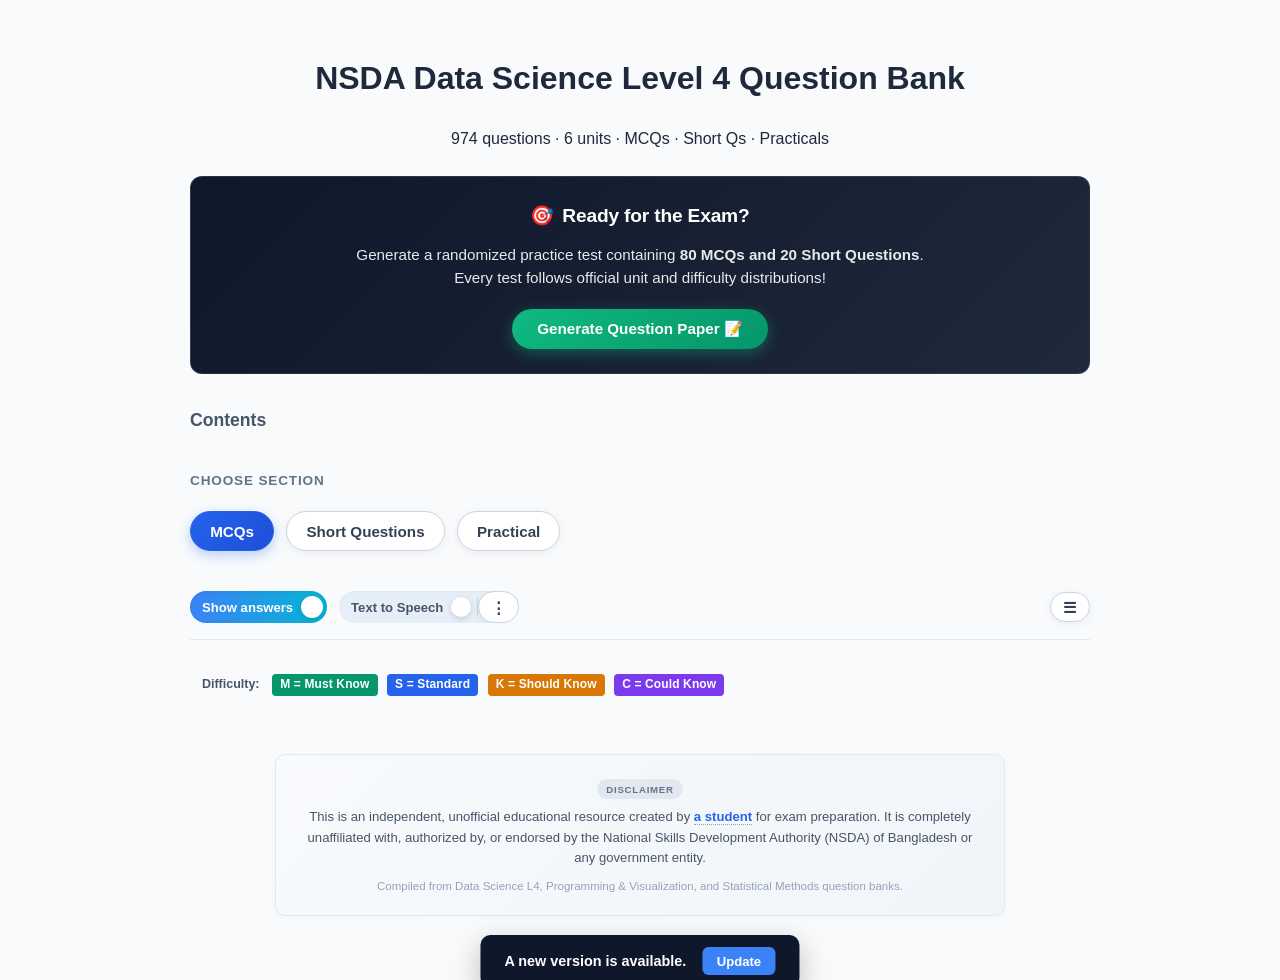
<file: index.html>
<!DOCTYPE html>
<html lang="en">
<head>
  <meta charset="UTF-8">
  <meta name="viewport" content="width=device-width, initial-scale=1.0">
  <title>NSDA Data Science Question Bank</title>
  <meta http-equiv="refresh" content="0; url=data-science/">
  <style>
    body { font-family: system-ui, sans-serif; display: flex; align-items: center; justify-content: center; min-height: 100vh; margin: 0; background: #f8fafc; color: #475569; }
    a { color: #2563eb; }
  </style>
</head>
<body>
  <p>Redirecting to <a href="data-science/">the question bank</a>...</p>
</body>
</html>
</file>
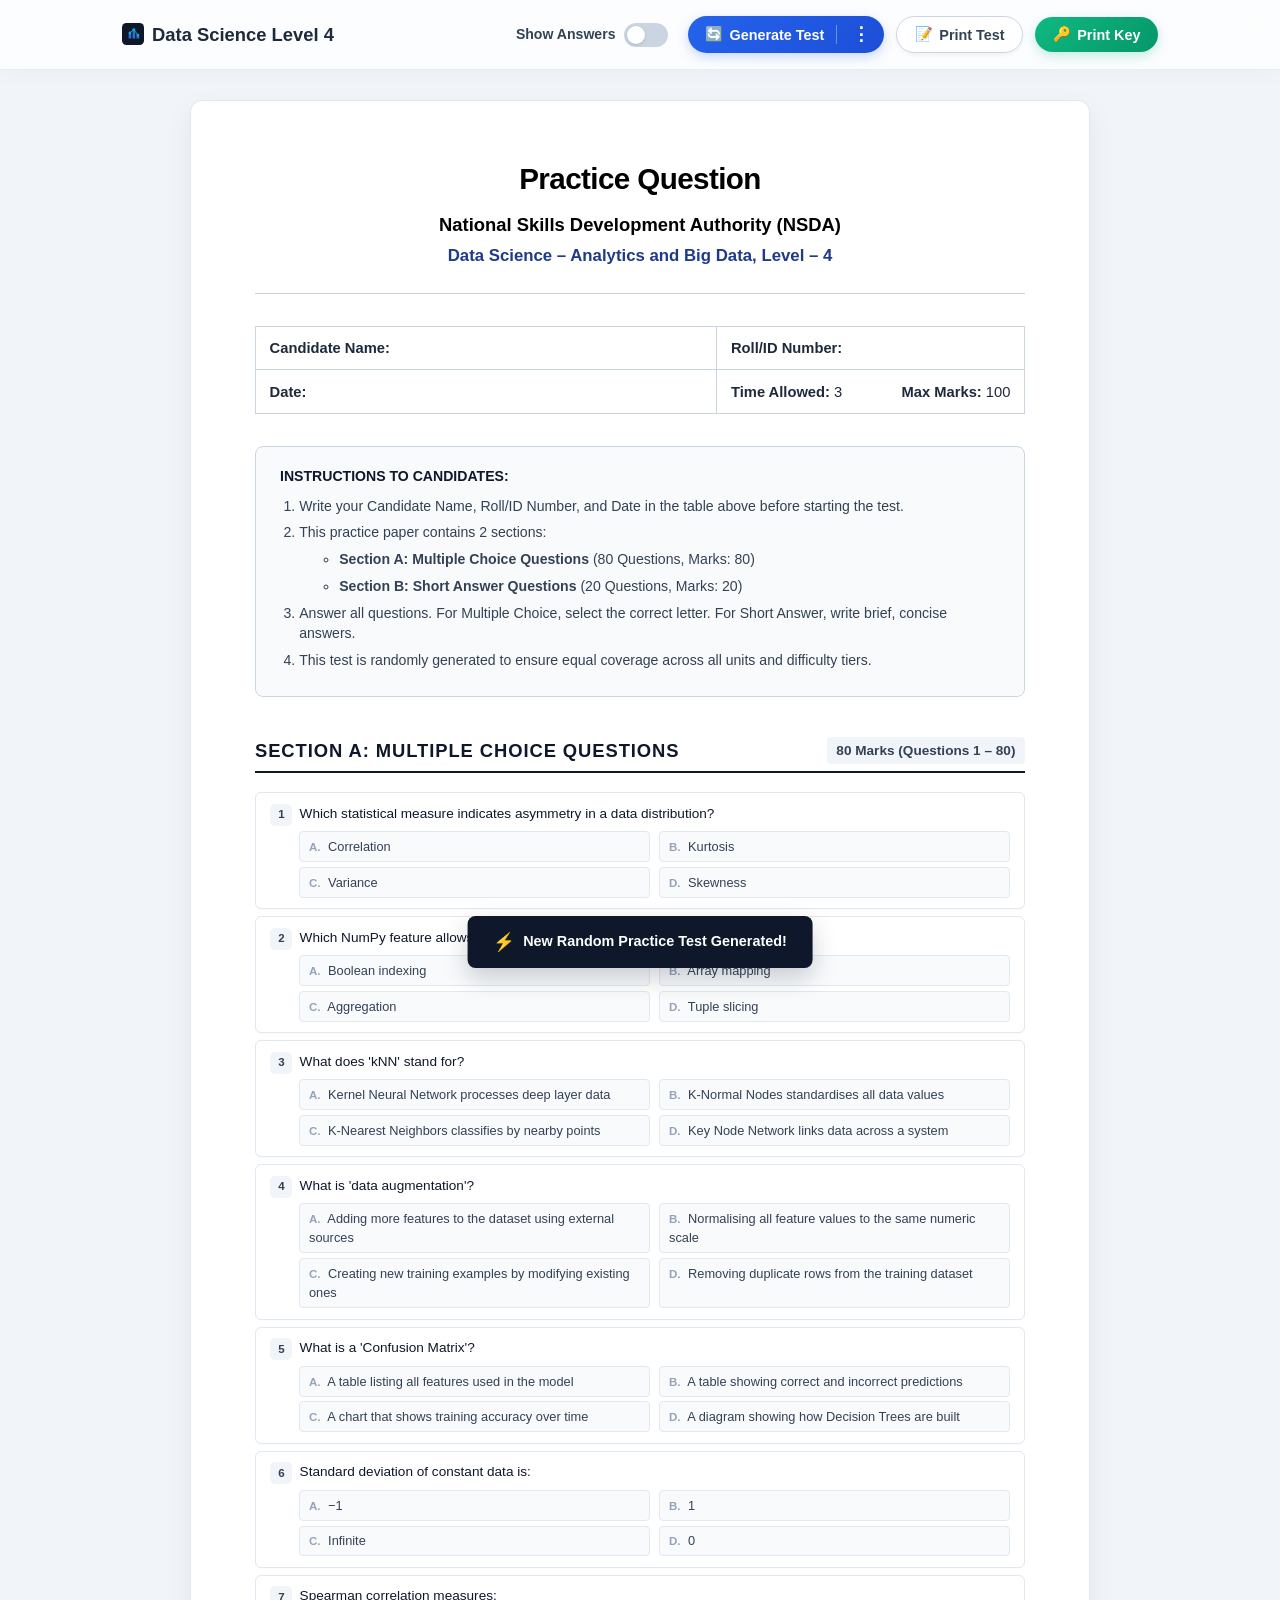
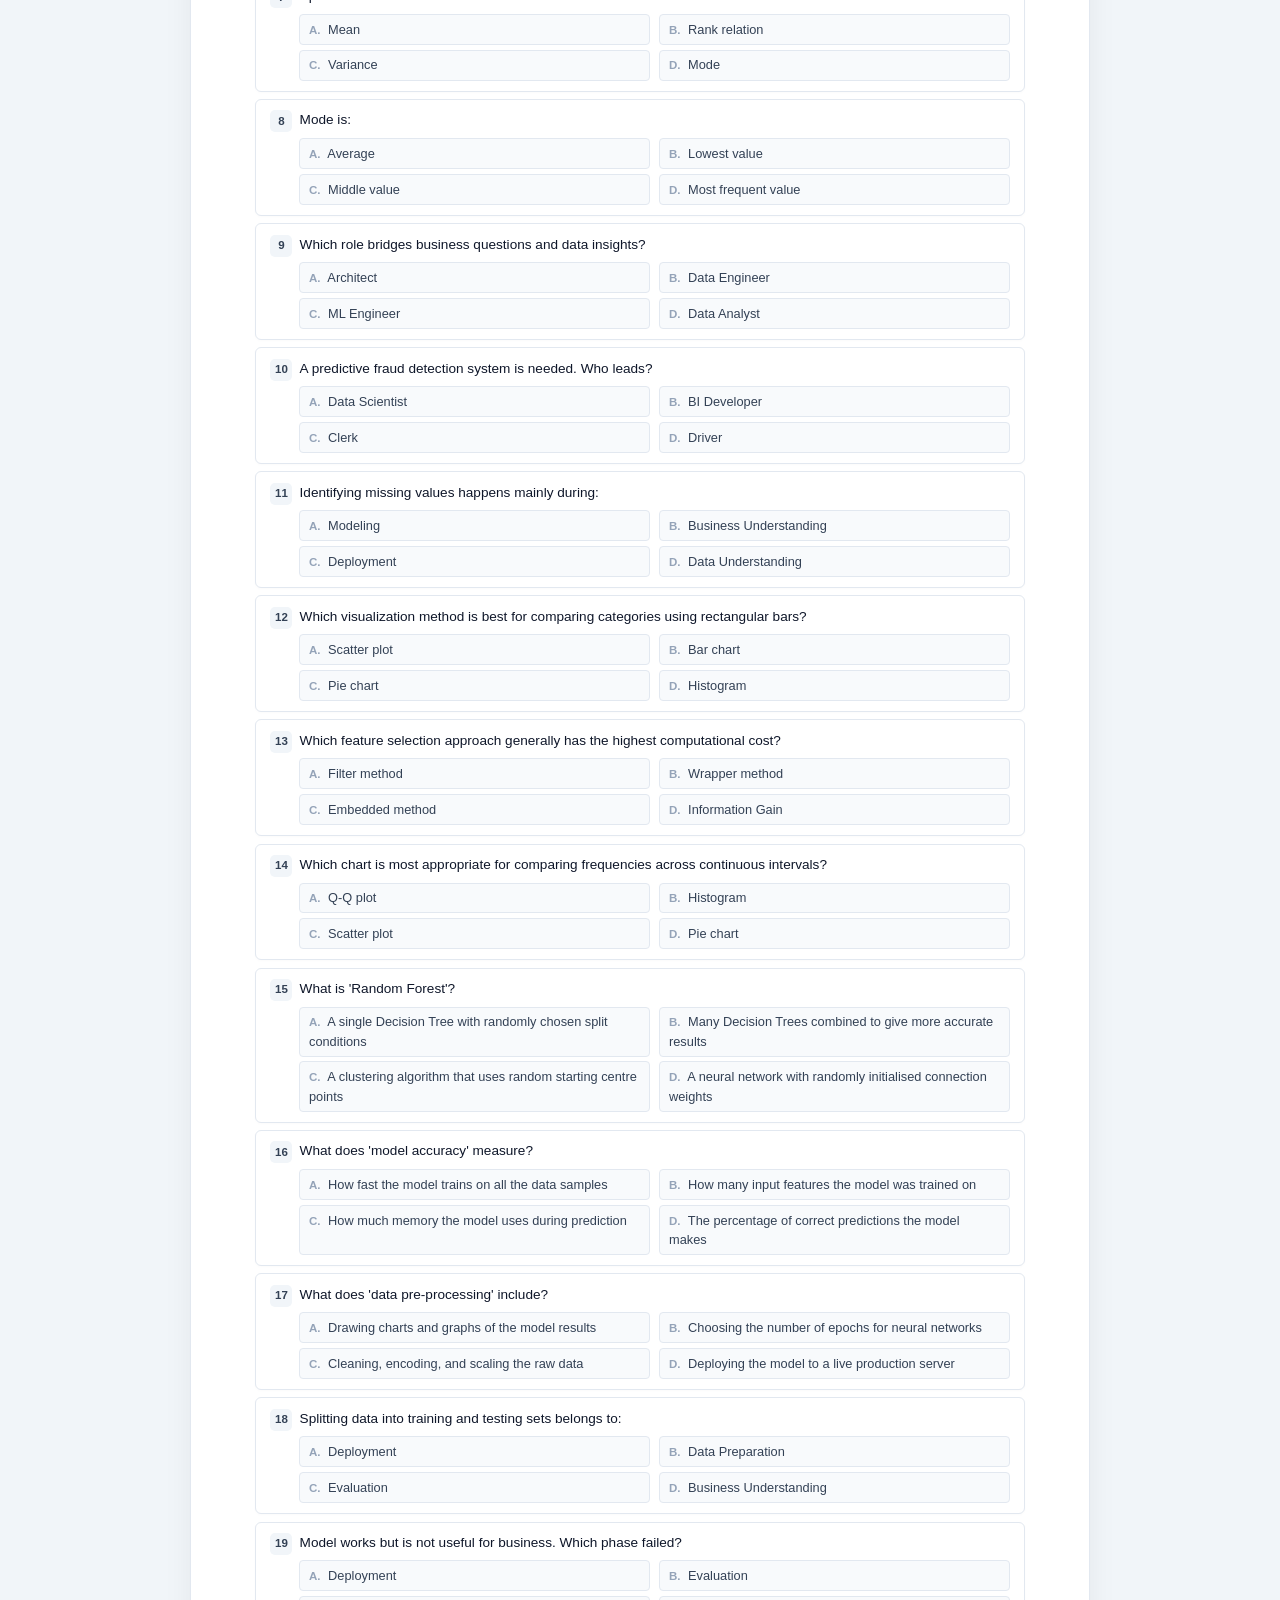
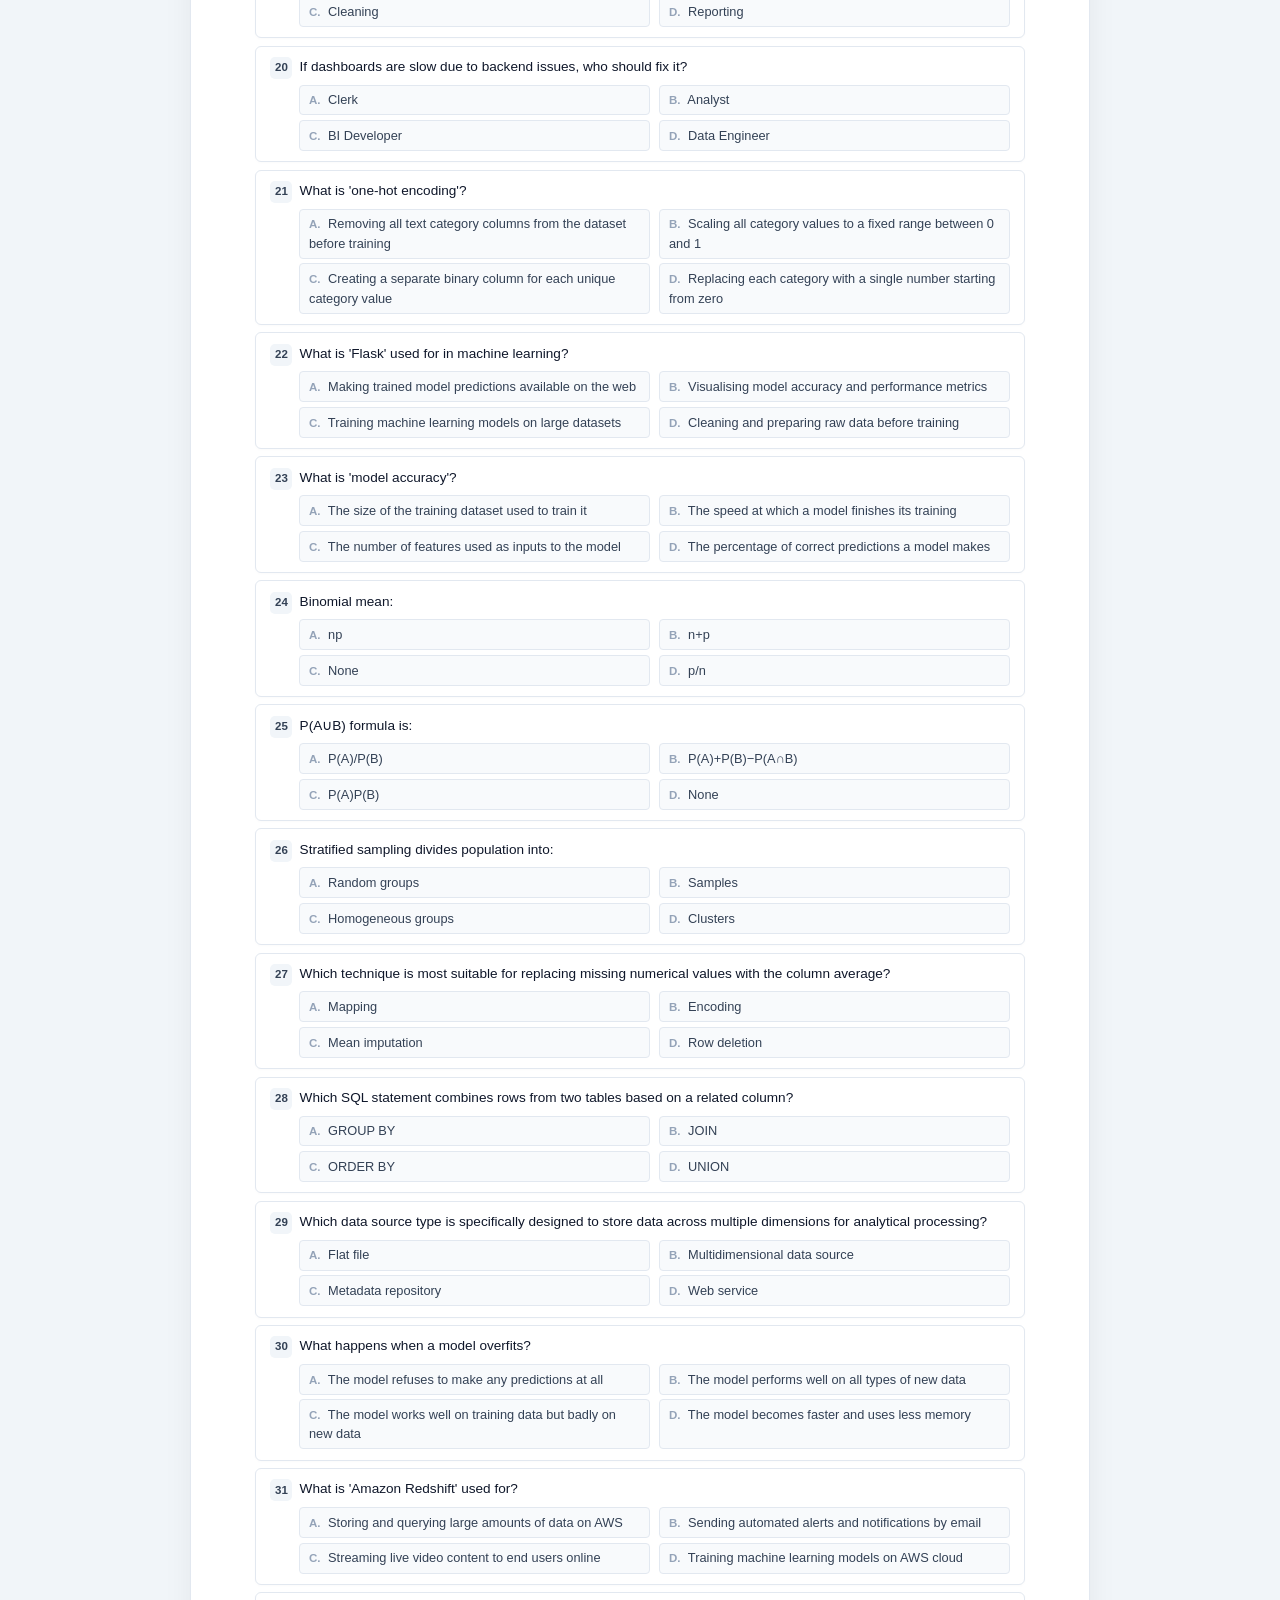
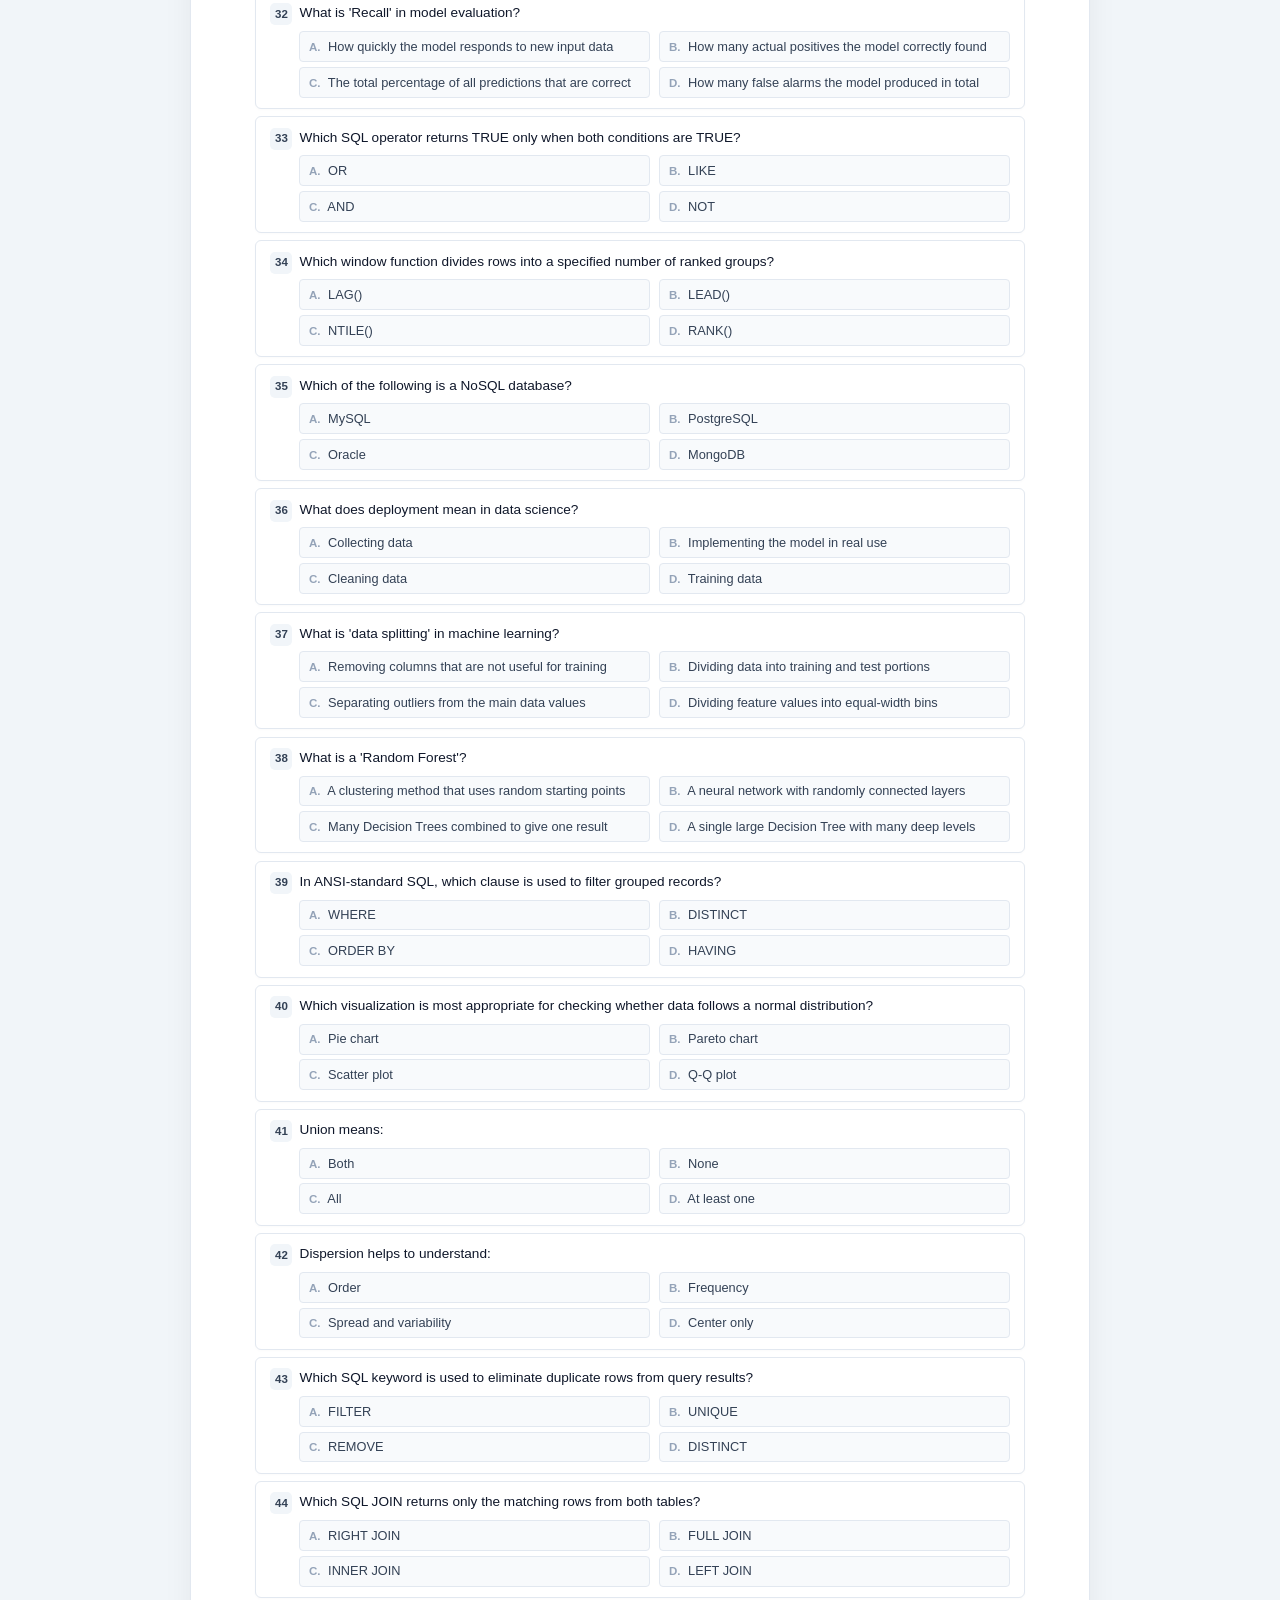
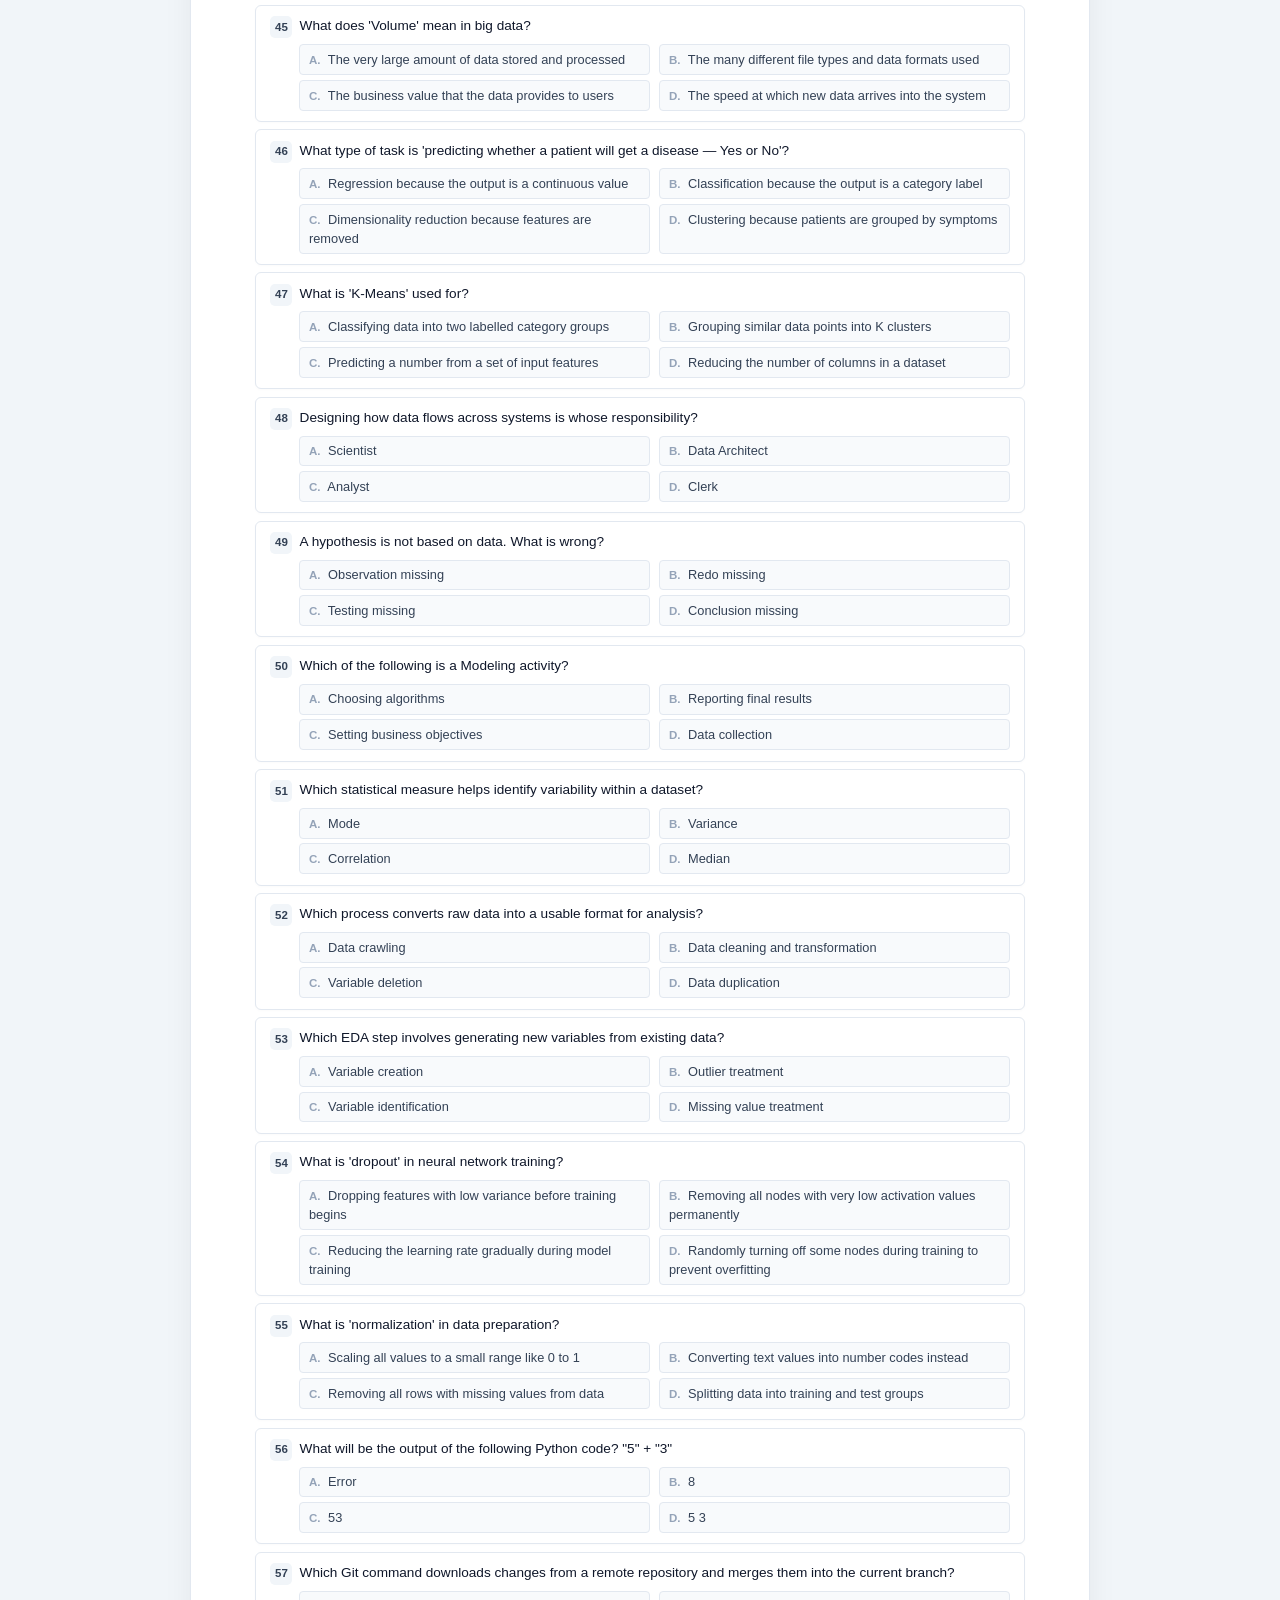
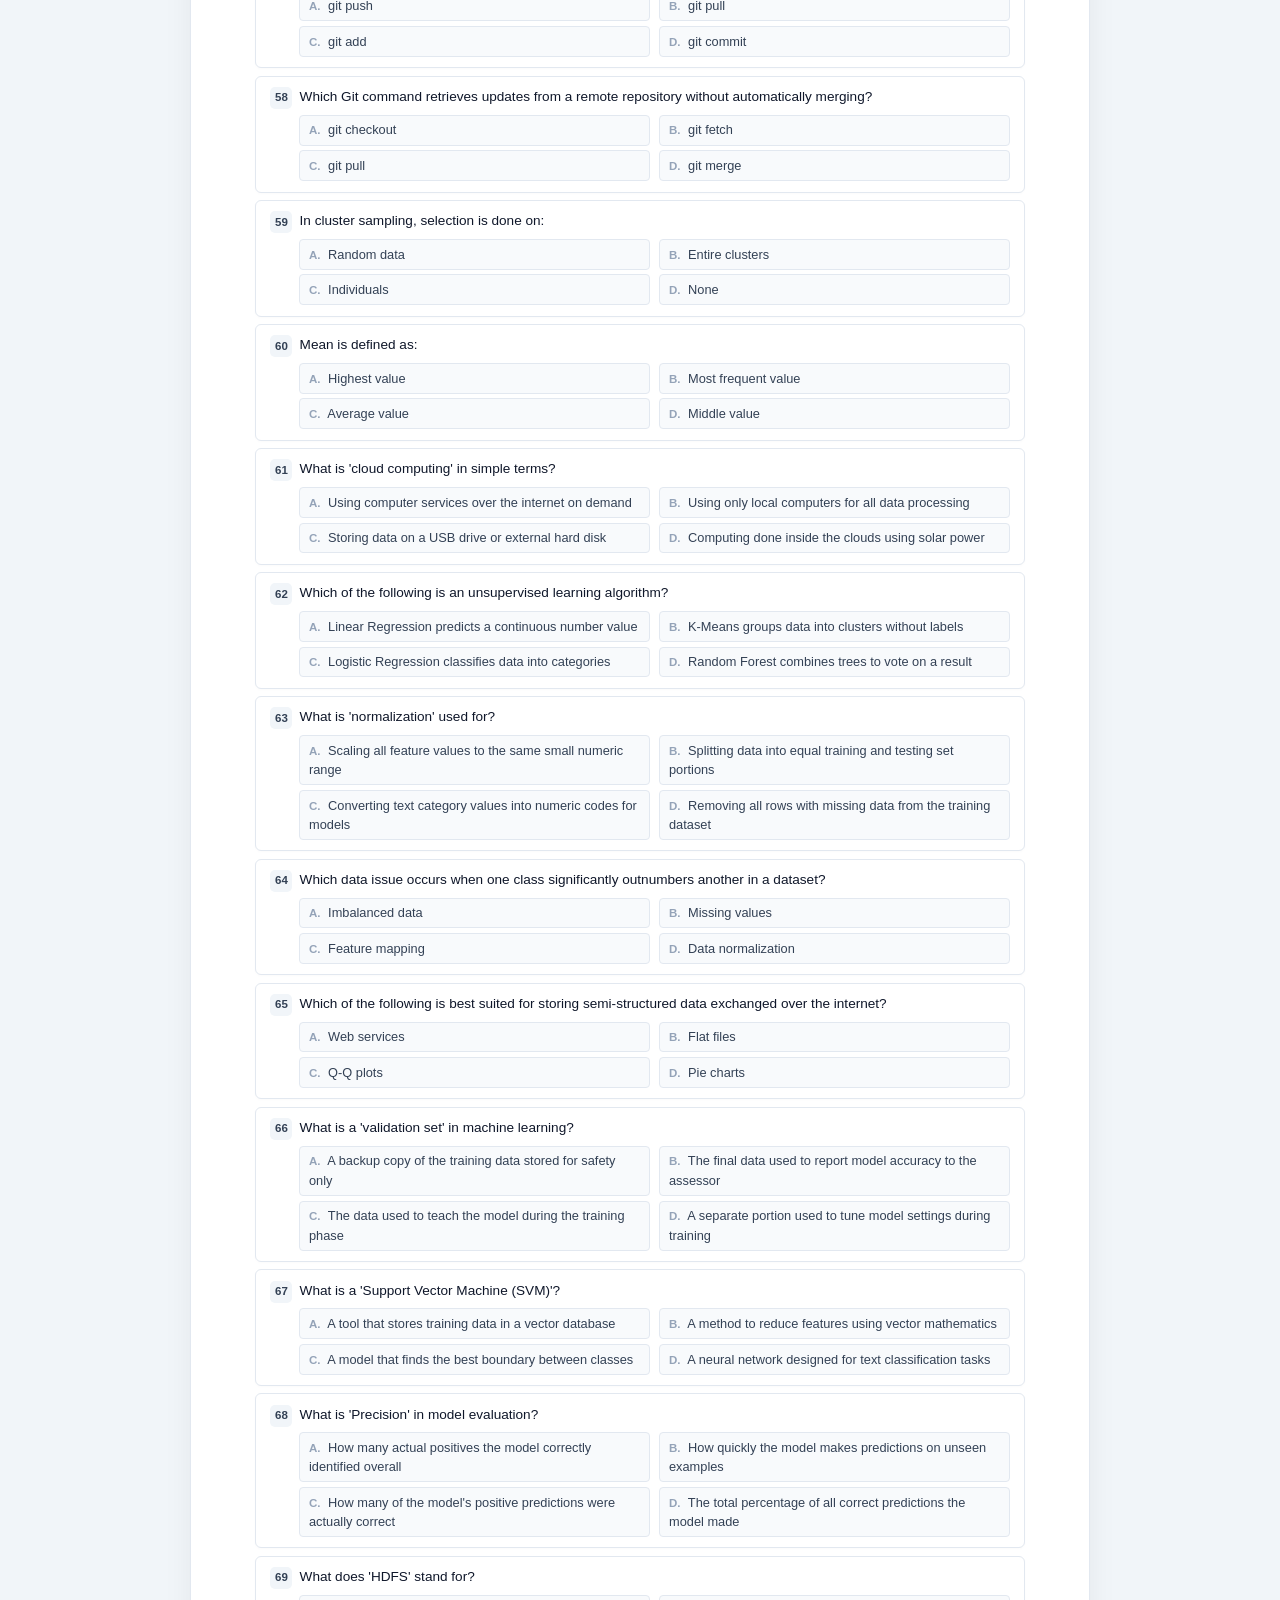
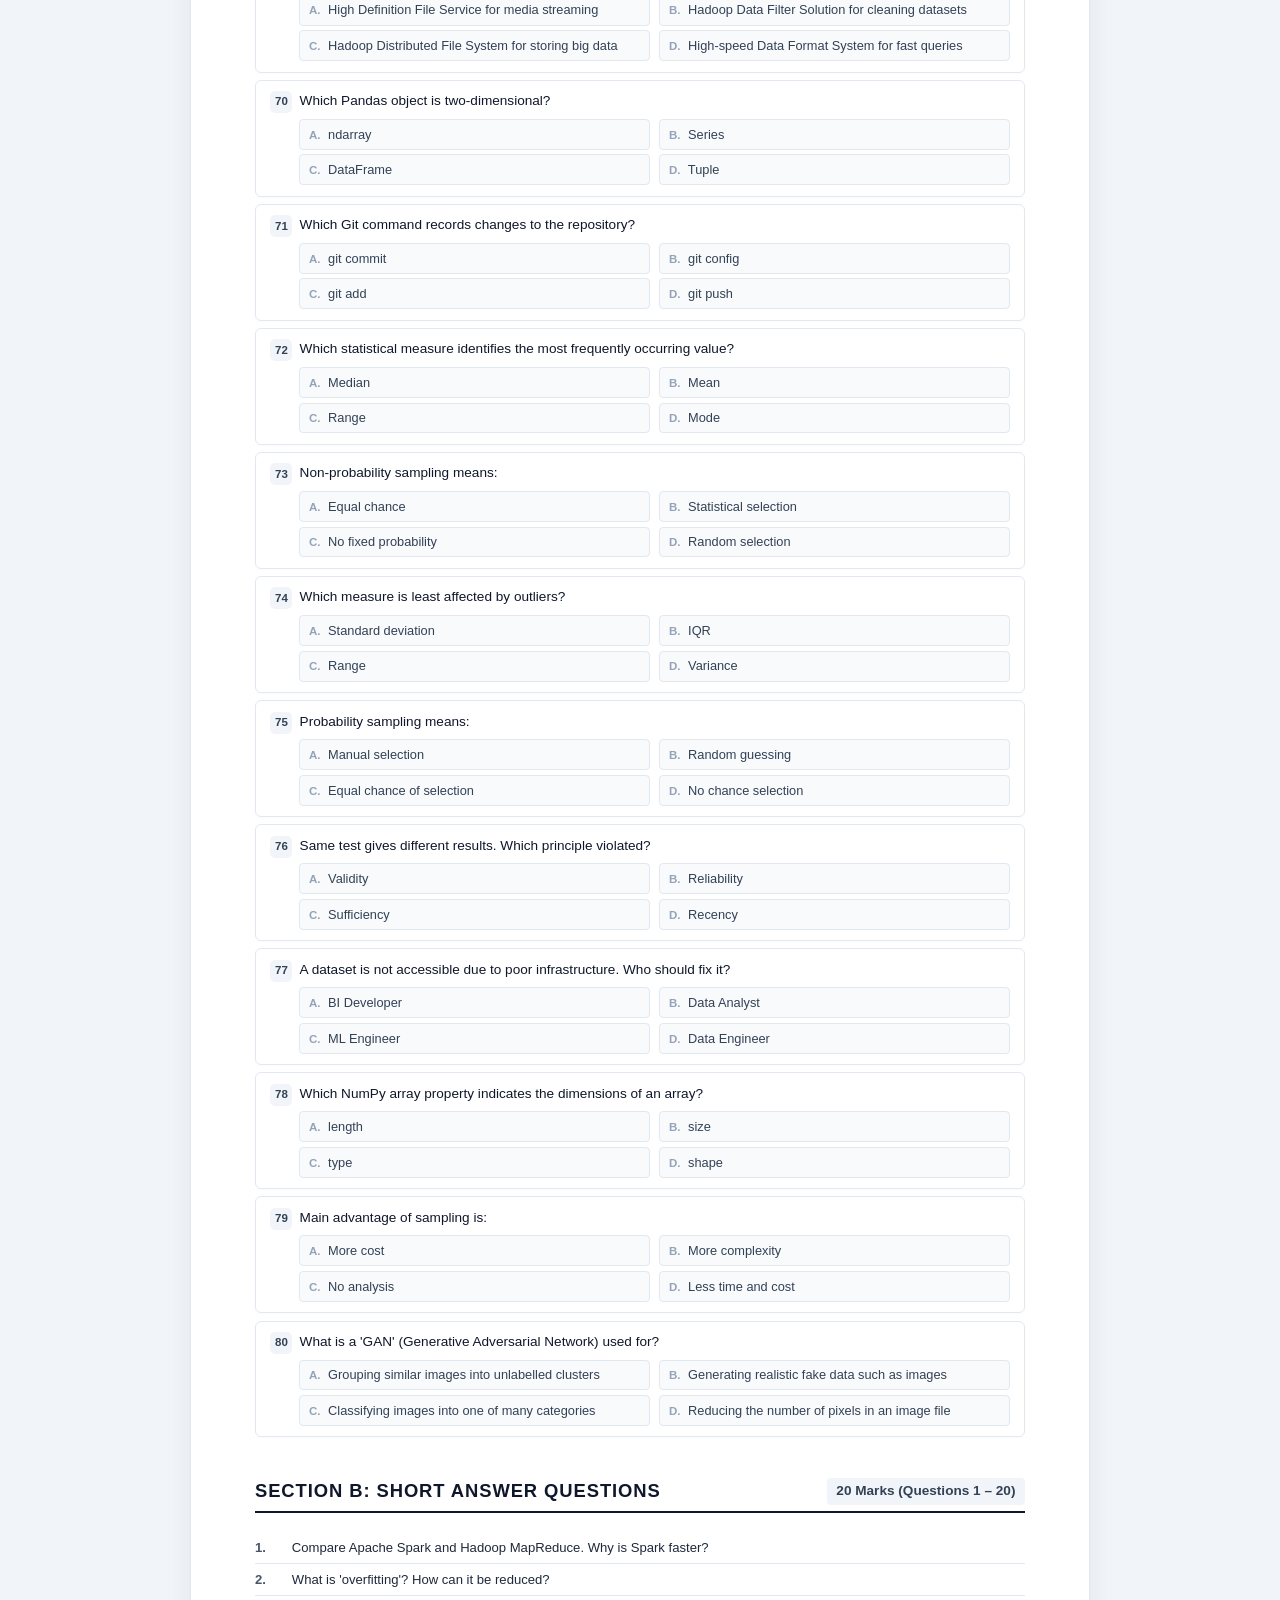
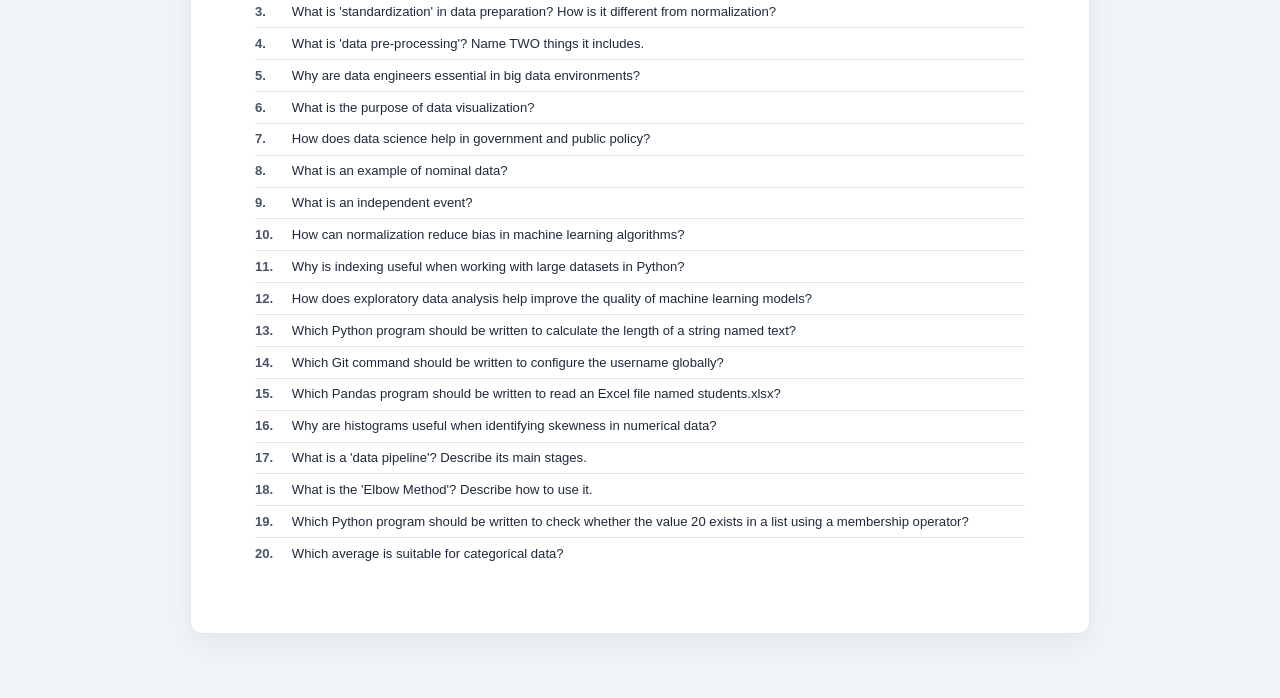
<file: test.html>
<!DOCTYPE html>
<html lang="en">

<head>
  <meta charset="UTF-8">
  <meta name="viewport" content="width=device-width, initial-scale=1.0">
  <meta name="description" content="Randomly generated practice test for NSDA Data Science Level 4.">
  <meta http-equiv="Content-Security-Policy" content="
    default-src 'self';
    script-src 'self' 'unsafe-inline';
    style-src 'self' 'unsafe-inline' https://fonts.googleapis.com;
    img-src 'self' data:;
    font-src https://fonts.gstatic.com;
    connect-src 'none';
    media-src 'none';
    object-src 'none';
    frame-src 'none';
    frame-ancestors 'none';
    form-action 'none';
    base-uri 'self';
  ">
  <title>NSDA Data Science Level 4 Practice Test</title>

  <link rel="preconnect" href="https://fonts.googleapis.com">
  <link rel="preconnect" href="https://fonts.gstatic.com" crossorigin>
  <link
    href="https://fonts.googleapis.com/css2?family=Outfit:wght@400;500;600;700&family=Inter:wght@400;500;600;700&family=Fira+Code:wght@400;500&display=swap"
    rel="stylesheet">

  <link rel="icon" type="image/svg+xml"
    href="data:image/svg+xml,%3Csvg xmlns='http://www.w3.org/2000/svg' viewBox='0 0 100 100'%3E%3Crect width='100' height='100' rx='20' fill='%230f172a'/%3E%3Cpath d='M30 70 V45 H42 V70 Z M48 70 V30 H60 V70 Z M66 70 V55 H78 V70 Z' fill='%233b82f6' opacity='0.8'/%3E%3Ccircle cx='36' cy='45' r='6' fill='%2306b6d4'/%3E%3Ccircle cx='54' cy='30' r='6' fill='%2306b6d4'/%3E%3Ccircle cx='72' cy='55' r='6' fill='%2306b6d4'/%3E%3Cpath d='M36 45 L54 30 L72 55' stroke='%2306b6d4' stroke-width='4' fill='none' stroke-linecap='round' stroke-linejoin='round'/%3E%3C/svg%3E">

  <link rel="stylesheet" href="css/test-style.css">
</head>

<body class="hide-answers">
  <a href="#paper-document" class="skip-link"
    style="position:absolute;top:-100px;left:0;background:#2563eb;color:#fff;padding:0.5rem 1rem;z-index:9999;border-radius:0 0 4px 0;">Skip
    to test content</a>

  <div class="loader-overlay" id="loader" role="status" aria-live="polite">
    <div class="spinner" aria-hidden="true"></div>
    <div class="loader-text">Loading Questions Database...</div>
  </div>

  <nav class="nav-bar" aria-label="Test controls">
    <div class="nav-container">
      <a href="/" class="nav-logo-link" aria-label="Back to question bank">
        <svg width="22" height="22" viewBox="0 0 100 100" aria-hidden="true">
          <rect width="100" height="100" rx="20" fill="#0f172a" />
          <path d="M30 70 V45 H42 V70 Z M48 70 V30 H60 V70 Z M66 70 V55 H78 V70 Z" fill="#3b82f6" opacity="0.8" />
          <circle cx="36" cy="45" r="6" fill="#06b6d4" />
          <circle cx="54" cy="30" r="6" fill="#06b6d4" />
          <circle cx="72" cy="55" r="6" fill="#06b6d4" />
          <path d="M36 45 L54 30 L72 55" stroke="#06b6d4" stroke-width="4" fill="none" />
        </svg>
        <span>Data Science Level 4</span>
      </a>
      <div class="controls-group" role="group" aria-label="Test controls">
        <label class="switch-container">
          <span style="font-family: 'Outfit', sans-serif;">Show Answers</span>
          <div class="switch">
            <input type="checkbox" id="answers-toggle" aria-label="Toggle showing correct answers">
            <span class="slider" aria-hidden="true"></span>
          </div>
        </label>
        <div class="generate-wrapper">
          <button type="button" class="btn btn-primary generate-btn" id="generate-btn"
            aria-label="Generate new random test">
            <span aria-hidden="true">&#128260;</span> Generate Test
            <span class="dots-divider" aria-hidden="true"></span>
            <span class="dots-icon" id="dots-menu-btn" role="button" tabindex="0" aria-label="Question type options"
              aria-haspopup="true" aria-expanded="false">&#8942;</span>
          </button>
          <div class="dots-dropdown" id="dots-dropdown" role="menu">
            <div class="dots-dropdown-title">Advance Options</div>

            <div class="dots-dropdown-row dots-total-row">
              <div class="dots-field">
                <label for="input-total-time">Time (hrs)</label>
                <input type="text" id="input-total-time" class="dots-input" value="3" readonly tabindex="-1">
              </div>
              <div class="dots-field">
                <label for="input-total-marks">Marks</label>
                <input type="text" id="input-total-marks" class="dots-input" value="100" readonly tabindex="-1">
              </div>
            </div>

            <div class="dots-dropdown-divider"></div>
            <div class="dots-sections-label">Sections <span class="dots-hint">drag to reorder</span></div>

            <div class="dots-sections" id="dots-sections">
              <div class="dots-section-row" draggable="true" data-type="mcq">
                <span class="drag-handle" aria-hidden="true">&#9776;</span>
                <span class="section-label">MCQ</span>
                <div class="dots-section-fields">
                  <div class="dots-field"><label>Count</label><input type="number" id="input-mcq" class="dots-input"
                      min="0" value="80"></div>
                  <div class="dots-field"><label>Marks</label><input type="number" id="input-mcq-marks"
                      class="dots-input" min="0" value="80"></div>
                  <div class="dots-field"><label>Min</label><input type="number" id="input-mcq-time"
                      class="dots-input dots-input-sm" min="0" value="1"></div>
                </div>
              </div>
              <div class="dots-section-row" draggable="true" data-type="short">
                <span class="drag-handle" aria-hidden="true">&#9776;</span>
                <span class="section-label">Shorts</span>
                <div class="dots-section-fields">
                  <div class="dots-field"><label>Count</label><input type="number" id="input-short" class="dots-input"
                      min="0" value="20"></div>
                  <div class="dots-field"><label>Marks</label><input type="number" id="input-short-marks"
                      class="dots-input" min="0" value="20"></div>
                  <div class="dots-field"><label>Min</label><input type="number" id="input-short-time"
                      class="dots-input dots-input-sm" min="0" value="5"></div>
                </div>
              </div>
              <div class="dots-section-row" draggable="true" data-type="practical">
                <span class="drag-handle" aria-hidden="true">&#9776;</span>
                <span class="section-label">Practical</span>
                <div class="dots-section-fields">
                  <div class="dots-field"><label>Count</label><input type="number" id="input-practical"
                      class="dots-input" min="0" value="0"></div>
                  <div class="dots-field"><label>Marks</label><input type="number" id="input-practical-marks"
                      class="dots-input" min="0" value="0"></div>
                  <div class="dots-field"><label>Min</label><input type="number" id="input-practical-time"
                      class="dots-input dots-input-sm" min="0" value="0"></div>
                </div>
              </div>
            </div>

            <div class="dots-dropdown-divider"></div>
            <button type="button" class="dots-done-btn" id="dots-done-btn">Done</button>
          </div>
        </div>
        <button type="button" class="btn" id="print-paper-btn" aria-label="Print test paper">
          <span aria-hidden="true">&#128221;</span> Print Test
        </button>
        <button type="button" class="btn btn-success" id="print-key-btn" aria-label="Print answer key">
          <span aria-hidden="true">&#128273;</span> Print Key
        </button>
      </div>
    </div>
  </nav>

  <div class="paper-document" id="paper-document" role="main" aria-label="Practice test paper">
    <div class="exam-header">
      <div class="exam-title-practice">Practice Question</div>
      <div class="exam-institution">National Skills Development Authority (NSDA)</div>
      <div class="exam-subject">Data Science &ndash; Analytics and Big Data, Level &ndash; 4</div>
      <hr class="header-divider">
    </div>

    <table class="exam-meta-table" aria-label="Candidate information">
      <tr>
        <td style="width: 60%;"><strong>Candidate Name:</strong></td>
        <td style="width: 40%;"><strong>Roll/ID Number:</strong></td>
      </tr>
      <tr>
        <td><strong>Date:</strong></td>
        <td>
          <div style="display: flex; justify-content: space-between;">
            <span><strong>Time Allowed:</strong> <span id="exam-time">3 Hours</span></span>
            <span><strong>Max Marks:</strong> <span id="exam-marks">100</span></span>
          </div>
        </td>
      </tr>
    </table>

    <div class="exam-instructions" id="exam-instructions" role="region" aria-label="Test instructions">
      <h4>INSTRUCTIONS TO CANDIDATES:</h4>
      <ol>
        <li>Write your Candidate Name, Roll/ID Number, and Date in the table above before starting the test.</li>
        <li id="instr-sections-info">This practice paper contains sections as listed below.</li>
        <li>Answer all questions. For Multiple Choice, select the correct letter. For Short Answer, write brief, concise
          answers.</li>
        <li>This test is randomly generated to ensure equal coverage across all units and difficulty tiers.</li>
      </ol>
    </div>

    <div id="sections-container" aria-live="polite"></div>
  </div>

  <button type="button" class="back-to-top-btn" id="back-to-top" aria-label="Back to top of page">
    <span style="font-size: 1.25rem;" aria-hidden="true">&#9650;</span>
  </button>

  <div class="toast" id="toast-notify" role="alert" aria-live="assertive">
    <span style="font-size: 1.1rem;" aria-hidden="true">&#9889;</span>
    <span id="toast-text">New Question Paper Generated!</span>
  </div>

  <script src="questions-data.js"></script>
  <script>
    const db = {
      mcqsByUnit: { '11167': [], '11168': [], '11169': [], '11170': [], '11171': [], '11172': [] },
      shortsByUnit: { '11167': [], '11168': [], '11169': [], '11170': [], '11171': [], '11172': [] },
      practicals: []
    };

    const SECTION_LABELS = ['A', 'B', 'C', 'D', 'E'];
    const SECTION_NAMES = { mcq: 'Multiple Choice Questions', short: 'Short Answer Questions', practical: 'Practical Questions' };

    function shuffleArray(arr) {
      for (let i = arr.length - 1; i > 0; i--) {
        const j = Math.floor(Math.random() * (i + 1));
        [arr[i], arr[j]] = [arr[j], arr[i]];
      }
      return arr;
    }

    function showToast(msg) {
      const toast = document.getElementById('toast-notify');
      const text = document.getElementById('toast-text');
      text.textContent = msg;
      toast.classList.add('visible');
      setTimeout(() => toast.classList.remove('visible'), 2500);
    }

    function getSectionOrder() {
      return Array.from(document.querySelectorAll('#dots-sections .dots-section-row')).map(row => row.dataset.type);
    }

    function getSectionConfig() {
      const config = {};
      document.querySelectorAll('#dots-sections .dots-section-row').forEach(row => {
        const type = row.dataset.type;
        config[type] = {
          count: parseInt(row.querySelector('[id$="-count"], .count-input')?.value) || 0,
          marks: 0,
          time: 0
        };
      });
      config.mcq.count = parseInt(document.getElementById('input-mcq').value) || 0;
      config.short.count = parseInt(document.getElementById('input-short').value) || 0;
      config.practical.count = parseInt(document.getElementById('input-practical').value) || 0;
      config.mcq.marks = parseInt(document.getElementById('input-mcq-marks').value) || 0;
      config.short.marks = parseInt(document.getElementById('input-short-marks').value) || 0;
      config.practical.marks = parseInt(document.getElementById('input-practical-marks').value) || 0;
      config.mcq.time = parseInt(document.getElementById('input-mcq-time').value) || 0;
      config.short.time = parseInt(document.getElementById('input-short-time').value) || 0;
      config.practical.time = parseInt(document.getElementById('input-practical-time').value) || 0;
      return config;
    }

    function loadQuestionsDatabase() {
      const data = typeof QUESTIONS_DATA !== 'undefined' ? QUESTIONS_DATA : null;
      if (!data) {
        document.querySelector('.loader-text').innerHTML =
          '<span style="color: var(--danger)">Error: Could not load question data.</span>';
        return;
      }

      data.units.forEach(unit => {
        const code = unit.code;
        if (unit.mcqs) unit.mcqs.forEach(q => db.mcqsByUnit[code].push({ html: q.html, difficulty: q.difficulty, unit: code }));
        if (unit.shorts) unit.shorts.forEach(q => db.shortsByUnit[code].push({ html: q.html, difficulty: q.difficulty, unit: code }));
      });

      if (typeof TEST_PRACTICALS !== 'undefined') TEST_PRACTICALS.forEach(html => db.practicals.push({ html }));
      else if (data.practicals) data.practicals.forEach(html => db.practicals.push({ html }));

      document.getElementById('loader').style.opacity = '0';
      setTimeout(() => { document.getElementById('loader').style.display = 'none'; }, 300);
      generateQuestionPaper();
    }

    function selectQuestions(questionPool, targetCount) {
      const groups = { 1: [], 2: [], 3: [], 4: [] };
      questionPool.forEach(q => { if (groups[q.difficulty]) groups[q.difficulty].push(q); });
      Object.keys(groups).forEach(d => shuffleArray(groups[d]));

      const weights = { 1: 5, 2: 4, 3: 4, 4: 4 };
      const totalWeight = 17;
      let targets = {}, calculatedSum = 0;
      Object.keys(weights).forEach(d => { targets[d] = Math.round(targetCount * (weights[d] / totalWeight)); calculatedSum += targets[d]; });

      while (calculatedSum !== targetCount) {
        if (calculatedSum < targetCount) {
          for (const d of [1, 2, 3, 4]) { targets[d]++; calculatedSum++; if (calculatedSum === targetCount) break; }
        } else {
          for (const d of [4, 3, 2, 1]) { if (targets[d] > 0) { targets[d]--; calculatedSum--; if (calculatedSum === targetCount) break; } }
        }
      }

      const selected = [], leftovers = [];
      Object.keys(groups).forEach(d => {
        const pool = groups[d], target = targets[d];
        selected.push(...pool.slice(0, target));
        leftovers.push(...pool.slice(target));
      });

      if (selected.length < targetCount) {
        shuffleArray(leftovers);
        selected.push(...leftovers.slice(0, targetCount - selected.length));
      }
      return shuffleArray(selected);
    }

    function interleave(unitQuestions, units) {
      const queues = units.map(u => [...(unitQuestions[u] || [])]);
      const result = [];
      while (true) {
        const order = units.map((_, i) => i).filter(i => queues[i].length > 0);
        if (order.length === 0) break;
        shuffleArray(order);
        for (const i of order) {
          if (queues[i].length === 0) continue;
          const batchSize = Math.min(2 + Math.floor(Math.random() * 2), queues[i].length);
          for (let j = 0; j < batchSize; j++) result.push(queues[i].shift());
        }
      }
      return result;
    }

    function buildTwoColumnOptions(tempDiv) {
      const opts = Array.from(tempDiv.querySelectorAll('.options .opt, .opt'));
      const labels = ['A', 'B', 'C', 'D'];
      const items = opts.map(opt => {
        const isCorrect = opt.classList.contains('correct');
        let text = opt.innerHTML
          .replace(/<span[^>]*class="checkmark"[^>]*>.*?<\/span>/gi, '')
          .replace(/\s*\u2713\s*$/, '')
          .replace(/<span[^>]*class="opt-letter"[^>]*>.*?<\/span>/gi, '').trim();
        return { text, isCorrect };
      });
      shuffleArray(items);
      items.forEach((item, i) => { item.label = labels[i] || ''; });
      const toOptHtml = (item) =>
        '<div class="opt' + (item.isCorrect ? ' correct' : '') + '">' +
        '<span class="opt-letter">' + item.label + '.</span> ' + item.text +
        '<span class="checkmark" style="display: none;">\u2713</span></div>';
      return toOptHtml(items[0] || {}) + toOptHtml(items[1] || {}) + toOptHtml(items[2] || {}) + toOptHtml(items[3] || {});
    }

    function generateQuestionPaper() {
      const units = ['11167', '11168', '11169', '11170', '11171', '11172'];
      const config = getSectionConfig();
      const order = getSectionOrder();
      const container = document.getElementById('sections-container');
      container.innerHTML = '';

      const totalQ = config.mcq.count + config.short.count + config.practical.count;
      document.querySelector('#paper-document').style.display = totalQ === 0 ? 'none' : '';

      const totalTimeVal = document.getElementById('input-total-time').value;
      document.getElementById('exam-time').textContent = totalTimeVal;
      document.getElementById('exam-marks').textContent = document.getElementById('input-total-marks').value;

      let sectionLines = '';
      let sIdx = 0;
      order.forEach(type => {
        const cfg = config[type];
        if (cfg.count === 0) return;
        const lbl = SECTION_LABELS[sIdx] || String.fromCharCode(65 + sIdx);
        sIdx++;
        sectionLines += '<li><strong>Section ' + lbl + ': ' + SECTION_NAMES[type] + '</strong> (' + cfg.count + ' Questions, Marks: ' + (cfg.marks || cfg.count) + ')</li>';
      });
      document.getElementById('instr-sections-info').innerHTML = 'This practice paper contains ' + sIdx + ' section' + (sIdx !== 1 ? 's' : '') + ':<ul>' + sectionLines + '</ul>';

      let sectionIdx = 0;

      order.forEach(type => {
        const cfg = config[type];
        if (cfg.count === 0) return;

        const sectionLabel = SECTION_LABELS[sectionIdx] || String.fromCharCode(65 + sectionIdx);
        sectionIdx++;

        const sectionDiv = document.createElement('div');
        sectionDiv.className = 'paper-section';

        const titleDiv = document.createElement('div');
        titleDiv.className = 'section-title';
        titleDiv.setAttribute('role', 'heading');
        titleDiv.setAttribute('aria-level', '2');

        const marksText = cfg.marks > 0 ? cfg.marks + ' Marks' : cfg.count + ' Marks';
        titleDiv.innerHTML =
          '<span>Section ' + sectionLabel + ': ' + SECTION_NAMES[type] + '</span>' +
          '<span class="section-marks">' + marksText + ' (Questions 1 &ndash; ' + cfg.count + ')</span>';
        sectionDiv.appendChild(titleDiv);

        let secQ = 1;

        if (type === 'mcq') {
          const perUnit = {};
          const base = Math.floor(cfg.count / units.length), extra = cfg.count % units.length;
          const targets = units.map((_, i) => base + (i < extra ? 1 : 0));
          shuffleArray(targets);
          units.forEach((unit, i) => { perUnit[unit] = selectQuestions(db.mcqsByUnit[unit] || [], targets[i]); });
          const finalMcqs = interleave(perUnit, units);

          const mcqContainer = document.createElement('div');
          mcqContainer.setAttribute('aria-live', 'polite');
          mcqContainer.setAttribute('aria-label', 'Multiple choice questions');

          finalMcqs.forEach((q, idx) => {
            const qDiv = document.createElement('div');
            qDiv.className = 'question compact-mcq';
            const tempDiv = document.createElement('div');
            tempDiv.innerHTML = q.html;
            const correctMarker = '\u2713';
            Array.from(tempDiv.querySelectorAll('.options .opt, .opt')).forEach(opt => {
              opt.removeAttribute('style');
              let html = opt.innerHTML.trim();
              if (html.endsWith(correctMarker) || opt.querySelector('.checkmark')) {
                const normalized = html.replace(/\s*\u2713\s*$/, '').replace(/<span[^>]*class="checkmark"[^>]*>.*?<\/span>/gi, '').trim();
                opt.innerHTML = normalized + ' <span class="checkmark" style="display: none;">\u2713</span>';
                opt.classList.add('correct');
              } else {
                opt.innerHTML = html + ' <span class="checkmark" style="display: none;">\u2713</span>';
              }
            });
            const qText = tempDiv.querySelector('.q-text')?.innerHTML || tempDiv.textContent;
            const codeHtml = tempDiv.querySelector('.colab-code')?.outerHTML || '';
            qDiv.innerHTML =
              '<div class="q-header-row"><div class="q-number">' + secQ + '</div><div class="q-text compact">' + qText + '</div></div>' +
              codeHtml +
              '<div class="options two-col">' + buildTwoColumnOptions(tempDiv) + '</div>';
            mcqContainer.appendChild(qDiv);
            secQ++;
          });
          sectionDiv.appendChild(mcqContainer);

        } else if (type === 'short') {
          const perUnit = {};
          const base = Math.floor(cfg.count / units.length), extra = cfg.count % units.length;
          const targets = units.map((_, i) => base + (i < extra ? 1 : 0));
          shuffleArray(targets);
          units.forEach((unit, i) => { perUnit[unit] = selectQuestions(db.shortsByUnit[unit] || [], targets[i]); });
          const finalShorts = interleave(perUnit, units);

          const listDiv = document.createElement('div');
          listDiv.className = 'short-list';
          finalShorts.forEach((q) => {
            const tempDiv = document.createElement('div');
            tempDiv.innerHTML = q.html;
            const qText = tempDiv.querySelector('.q-text')?.innerHTML || tempDiv.textContent;
            const codeHtml = tempDiv.querySelector('.colab-code')?.outerHTML || '';
            const item = document.createElement('div');
            item.className = 'short-item';
            item.innerHTML =
              '<span class="short-num">' + secQ + '.</span> ' +
              '<span class="short-text">' + qText + '</span>' + codeHtml;
            listDiv.appendChild(item);
            secQ++;
          });
          sectionDiv.appendChild(listDiv);

        } else if (type === 'practical') {
          const finalPracticals = shuffleArray([...db.practicals]).slice(0, cfg.count);
          const practicalContainer = document.createElement('div');
          practicalContainer.setAttribute('aria-live', 'polite');
          practicalContainer.className = 'practical-list';

          finalPracticals.forEach((q, idx) => {
            const wrapper = document.createElement('div');
            wrapper.innerHTML = q.html;
            const header = wrapper.querySelector('.practical-card-header');
            if (header) header.textContent = 'Question ' + (idx + 1);
            practicalContainer.appendChild(wrapper.firstElementChild);
            secQ++;
          });
          sectionDiv.appendChild(practicalContainer);
        }

        container.appendChild(sectionDiv);
      });

      initCodeBlockCopy();
      document.body.classList.add('hide-answers');
      document.body.classList.remove('show-answers');
      document.getElementById('answers-toggle').checked = false;
      document.querySelectorAll('#sections-container .opt.correct .checkmark').forEach(chk => { chk.style.display = 'none'; });
      showToast('New Random Practice Test Generated!');
    }

    function initCodeBlockCopy() {
      document.querySelectorAll('.colab-code').forEach(block => {
        if (block.querySelector('.copy-btn')) return;
        const btn = document.createElement('button');
        btn.type = 'button';
        btn.className = 'copy-btn';
        btn.textContent = 'Copy';
        btn.setAttribute('aria-label', 'Copy code to clipboard');
        btn.addEventListener('click', e => {
          e.stopPropagation();
          const codeElement = block.querySelector('code');
          if (!codeElement) return;
          navigator.clipboard.writeText(codeElement.innerText.trim()).then(() => {
            btn.textContent = 'Copied';
            setTimeout(() => { btn.textContent = 'Copy'; }, 1500);
          }).catch(() => {
            btn.textContent = 'Failed';
            setTimeout(() => { btn.textContent = 'Copy'; }, 1500);
          });
        });
        block.appendChild(btn);
      });
    }

    function initDragAndDrop() {
      const sectionsContainer = document.getElementById('dots-sections');
      let draggedRow = null;

      sectionsContainer.addEventListener('dragstart', (e) => {
        draggedRow = e.target.closest('.dots-section-row');
        if (!draggedRow) return;
        draggedRow.classList.add('dragging');
        e.dataTransfer.effectAllowed = 'move';
        e.dataTransfer.setData('text/plain', '');
      });

      sectionsContainer.addEventListener('dragend', (e) => {
        if (draggedRow) draggedRow.classList.remove('dragging');
        sectionsContainer.querySelectorAll('.dots-section-row').forEach(r => r.classList.remove('drag-over'));
        draggedRow = null;
      });

      sectionsContainer.addEventListener('dragover', (e) => {
        e.preventDefault();
        e.dataTransfer.dropEffect = 'move';
        const targetRow = e.target.closest('.dots-section-row');
        if (!targetRow || targetRow === draggedRow) return;
        sectionsContainer.querySelectorAll('.dots-section-row').forEach(r => r.classList.remove('drag-over'));
        targetRow.classList.add('drag-over');
      });

      sectionsContainer.addEventListener('drop', (e) => {
        e.preventDefault();
        const targetRow = e.target.closest('.dots-section-row');
        if (!targetRow || !draggedRow || targetRow === draggedRow) return;
        const allRows = Array.from(sectionsContainer.querySelectorAll('.dots-section-row'));
        const dragIdx = allRows.indexOf(draggedRow);
        const dropIdx = allRows.indexOf(targetRow);
        if (dragIdx < dropIdx) {
          sectionsContainer.insertBefore(draggedRow, targetRow.nextSibling);
        } else {
          sectionsContainer.insertBefore(draggedRow, targetRow);
        }
      });
    }

    document.addEventListener('click', e => {
      const opt = e.target.closest('.opt');
      if (!opt || document.body.classList.contains('show-answers')) return;
      const questionDiv = opt.closest('.question');
      if (!questionDiv || questionDiv.classList.contains('answered')) return;
      questionDiv.classList.add('answered');

      if (opt.classList.contains('correct')) {
        opt.classList.add('selected-correct');
        const chk = opt.querySelector('.checkmark');
        if (chk) chk.style.display = 'inline-block';
      } else {
        opt.classList.add('selected-incorrect');
        const correctOpt = questionDiv.querySelector('.opt.correct');
        if (correctOpt) {
          correctOpt.classList.add('revealed-correct');
          const chk = correctOpt.querySelector('.checkmark');
          if (chk) chk.style.display = 'inline-block';
        }
      }

      setTimeout(() => {
        const allQuestions = Array.from(document.querySelectorAll('#sections-container .question'));
        const currentIndex = allQuestions.indexOf(questionDiv);
        const nextQuestion = allQuestions[currentIndex + 1];
        if (nextQuestion) nextQuestion.scrollIntoView({ behavior: 'smooth', block: 'center' });
      }, 600);
    });

    window.addEventListener('DOMContentLoaded', () => {
      loadQuestionsDatabase();
      initDragAndDrop();

      const dotsIcon = document.getElementById('dots-menu-btn');
      const dotsDropdown = document.getElementById('dots-dropdown');
      const generateBtn = document.getElementById('generate-btn');

      dotsIcon.addEventListener('click', (e) => {
        e.stopPropagation();
        e.preventDefault();
        const isOpen = dotsDropdown.classList.toggle('open');
        dotsIcon.setAttribute('aria-expanded', isOpen);
      });

      dotsIcon.addEventListener('keydown', (e) => {
        if (e.key === 'Enter' || e.key === ' ') { e.preventDefault(); e.stopPropagation(); dotsIcon.click(); }
      });

      generateBtn.addEventListener('click', (e) => {
        if (e.target === dotsIcon || dotsIcon.contains(e.target)) return;
        generateQuestionPaper();
      });

      document.addEventListener('click', (e) => {
        if (!dotsDropdown.contains(e.target) && !dotsIcon.contains(e.target)) {
          dotsDropdown.classList.remove('open');
          dotsIcon.setAttribute('aria-expanded', 'false');
        }
      });

      dotsDropdown.addEventListener('click', (e) => e.stopPropagation());

      function updateTotals() {
        const mcqMarks = parseInt(document.getElementById('input-mcq-marks').value) || 0;
        const shortMarks = parseInt(document.getElementById('input-short-marks').value) || 0;
        const practicalMarks = parseInt(document.getElementById('input-practical-marks').value) || 0;
        document.getElementById('input-total-marks').value = mcqMarks + shortMarks + practicalMarks;

        const mcqTime = parseInt(document.getElementById('input-mcq-time').value) || 0;
        const shortTime = parseInt(document.getElementById('input-short-time').value) || 0;
        const practicalTime = parseInt(document.getElementById('input-practical-time').value) || 0;
        const totalMin = mcqTime + shortTime + practicalTime;
        document.getElementById('input-total-time').value = totalMin >= 60 ? (totalMin / 60).toFixed(1).replace(/\.0$/, '') : totalMin + 'm';
      }

      dotsDropdown.querySelectorAll('.dots-section-fields .dots-input').forEach(input => {
        input.addEventListener('input', updateTotals);
      });

      updateTotals();

      document.getElementById('dots-done-btn').addEventListener('click', (e) => {
        e.stopPropagation();
        dotsDropdown.classList.remove('open');
        dotsIcon.setAttribute('aria-expanded', 'false');
        generateQuestionPaper();
      });

      const toggle = document.getElementById('answers-toggle');
      toggle.addEventListener('change', () => {
        if (toggle.checked) {
          document.body.classList.remove('hide-answers');
          document.body.classList.add('show-answers');
          document.querySelectorAll('#sections-container .opt.correct .checkmark').forEach(chk => { chk.style.display = 'inline-block'; });
        } else {
          document.body.classList.add('hide-answers');
          document.body.classList.remove('show-answers');
          document.querySelectorAll('#sections-container .question.answered').forEach(q => { q.classList.remove('answered'); });
          document.querySelectorAll('#sections-container .opt').forEach(opt => {
            opt.className = 'opt' + (opt.classList.contains('correct') ? ' correct' : '');
            const chk = opt.querySelector('.checkmark');
            if (chk) chk.style.display = 'none';
          });
        }
      });

      document.getElementById('print-paper-btn').addEventListener('click', () => {
        document.body.classList.remove('print-answers');
        document.body.classList.add('print-questions');
        window.print();
      });

      document.getElementById('print-key-btn').addEventListener('click', () => {
        document.body.classList.remove('print-questions');
        document.body.classList.add('print-answers');
        window.print();
      });

      const backToTop = document.getElementById('back-to-top');
      window.addEventListener('scroll', () => { backToTop.classList.toggle('visible', window.scrollY > 300); });
      backToTop.addEventListener('click', () => { window.scrollTo({ top: 0, behavior: 'smooth' }); });

      document.querySelectorAll('.skip-link').forEach(link => {
        link.addEventListener('focus', () => { link.style.top = '0'; });
        link.addEventListener('blur', () => { link.style.top = '-100px'; });
      });
    });
  </script>
</body>

</html>
</file>
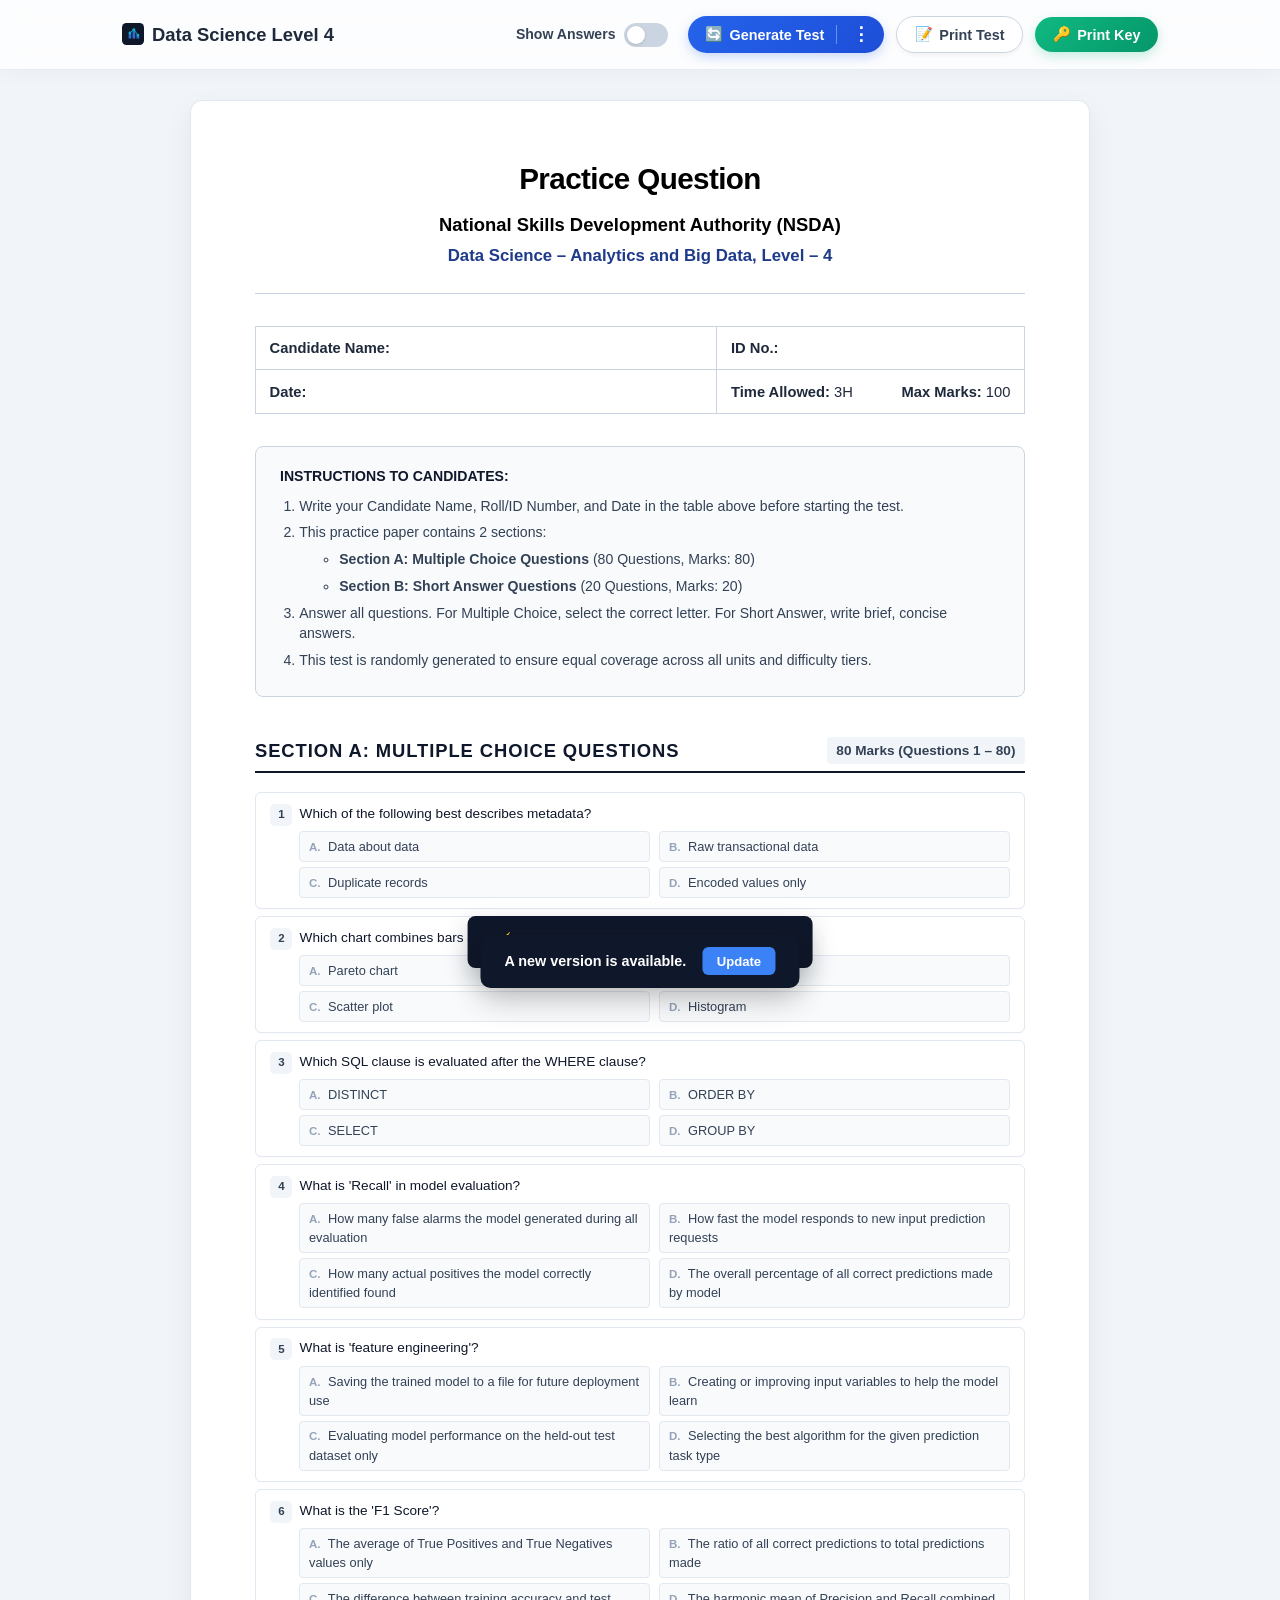
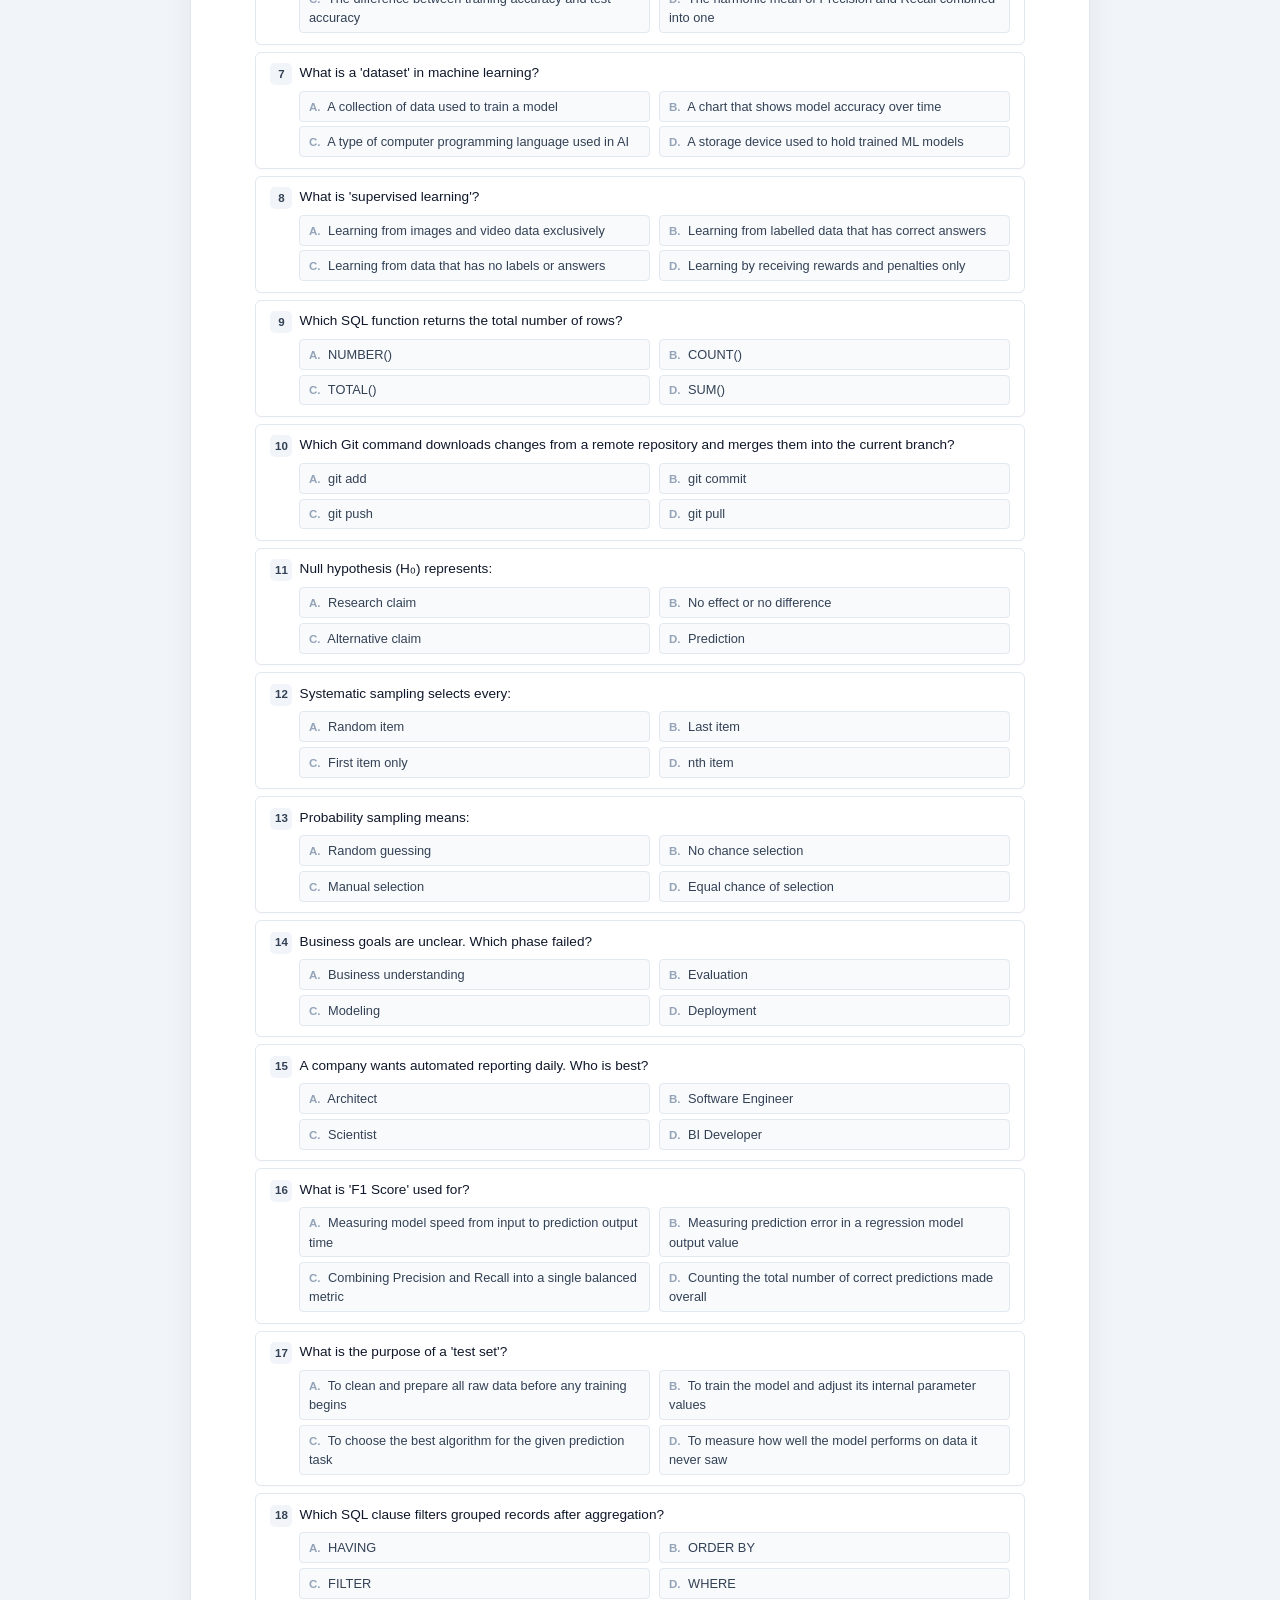
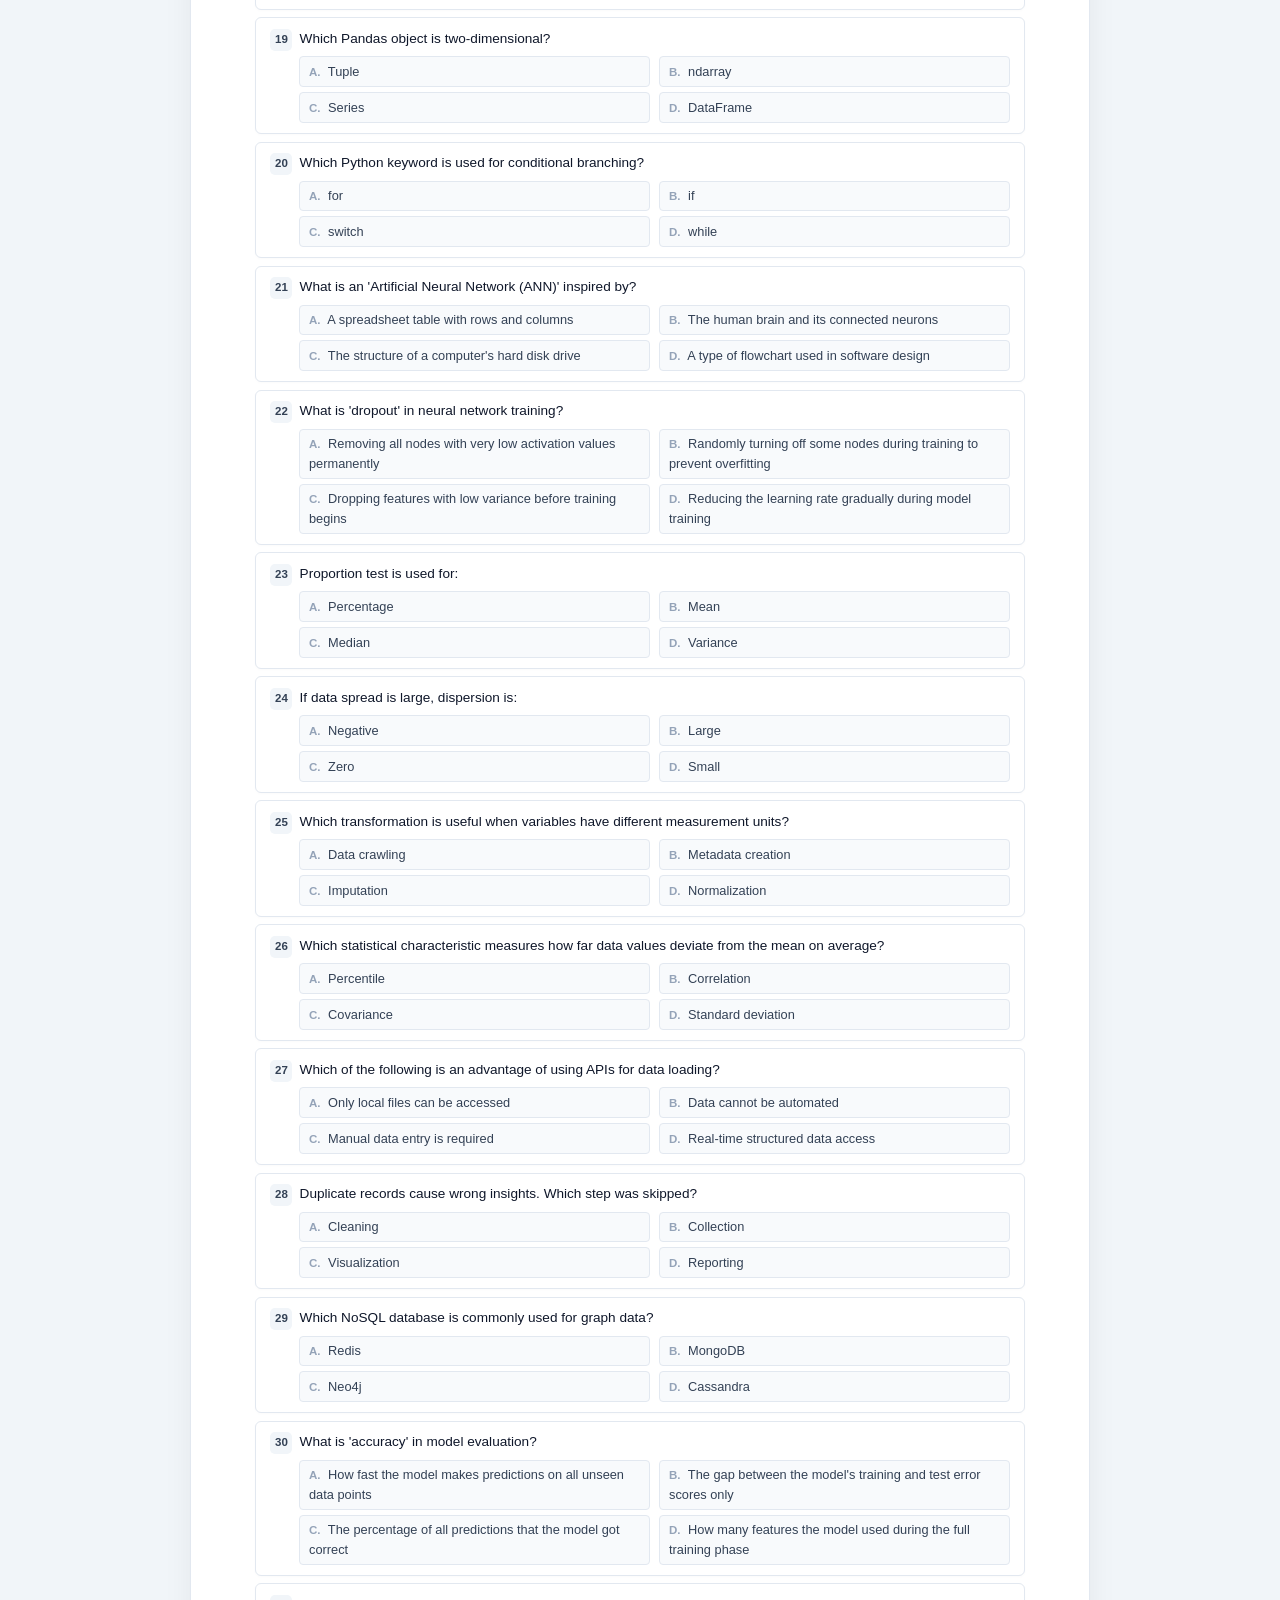
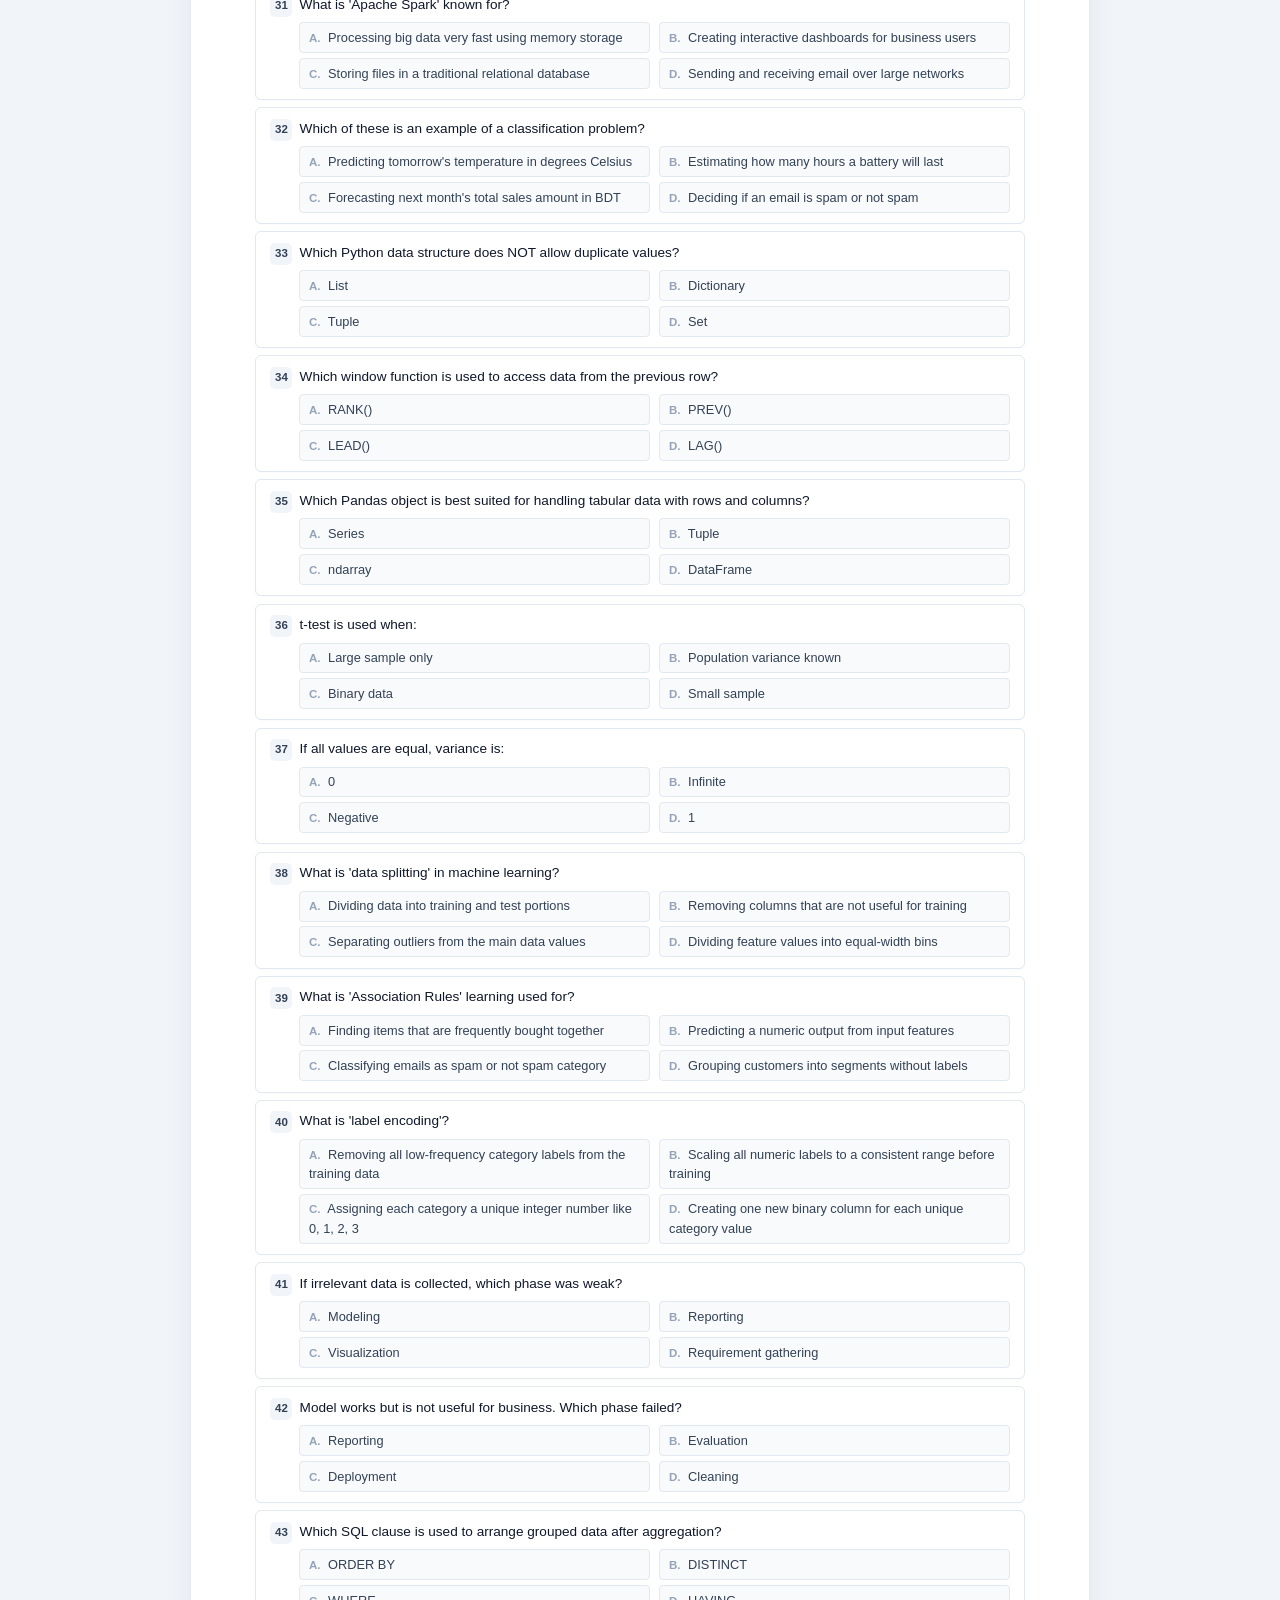
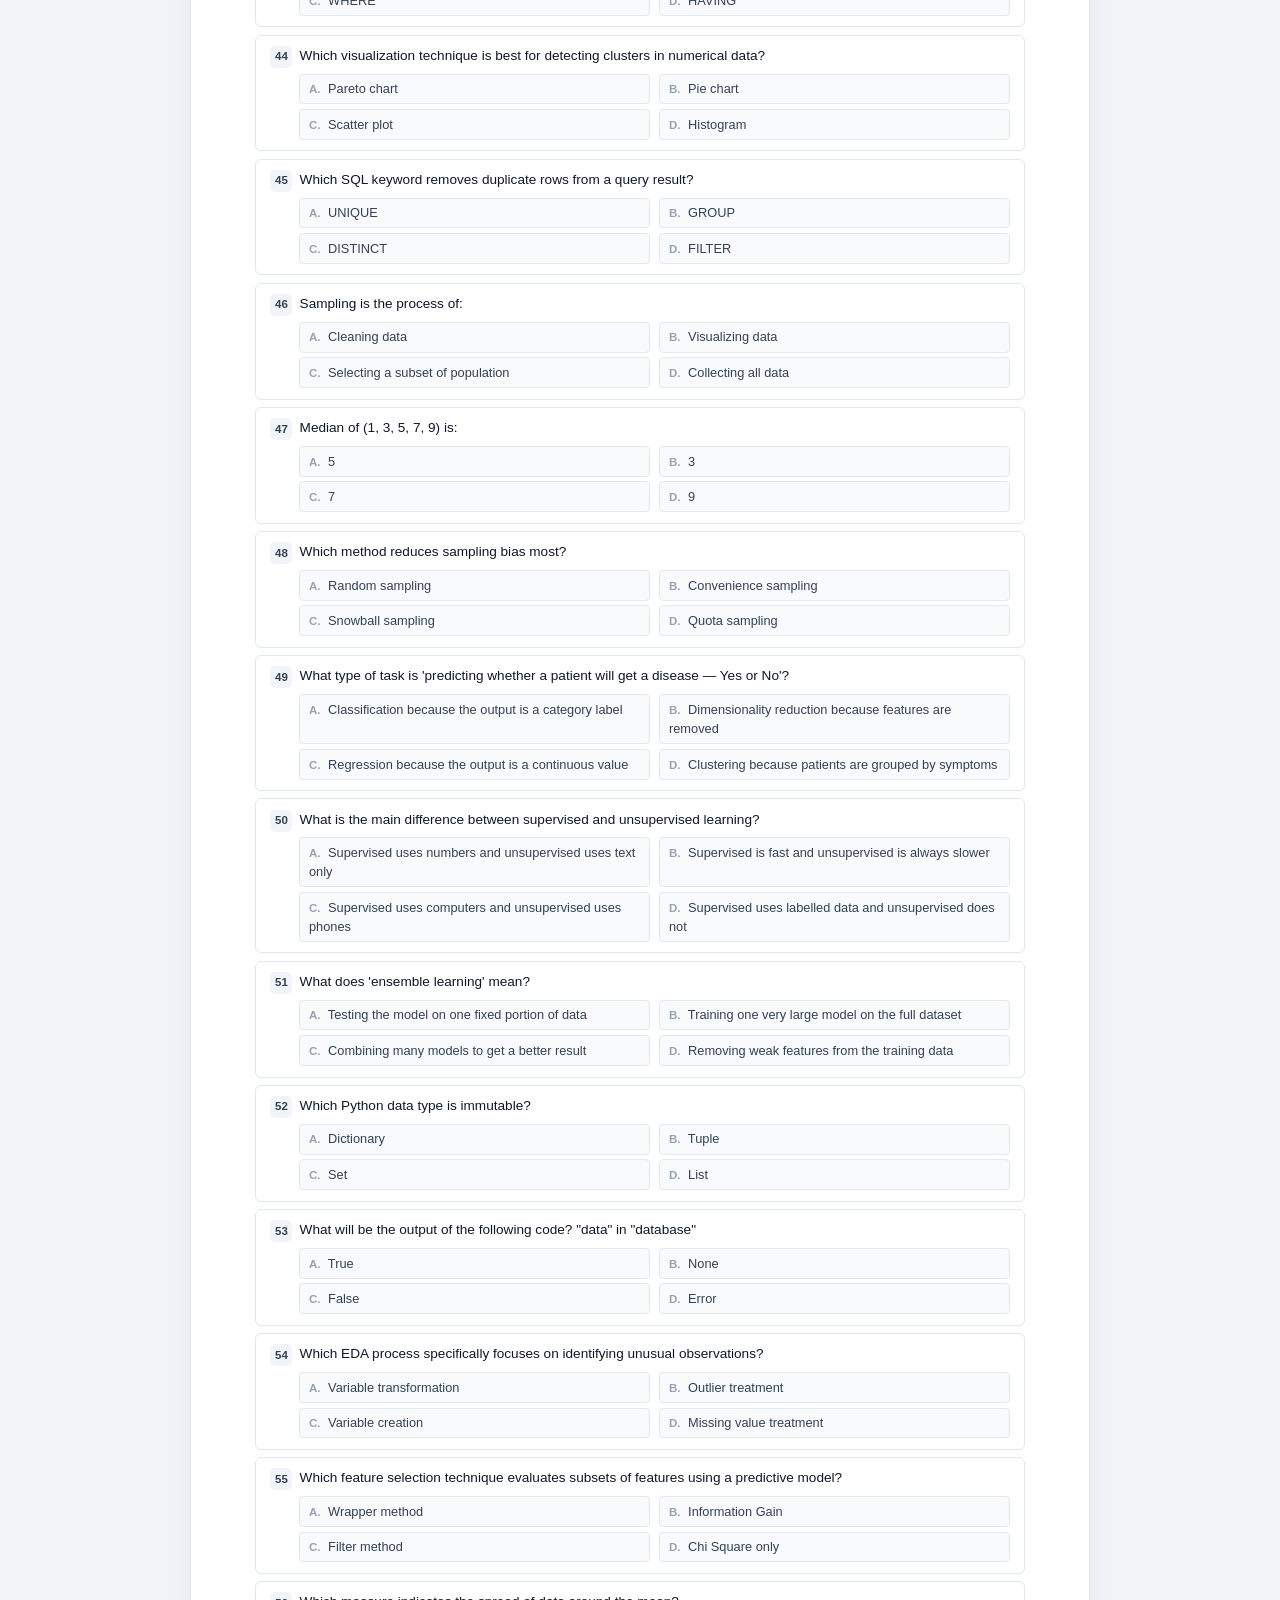
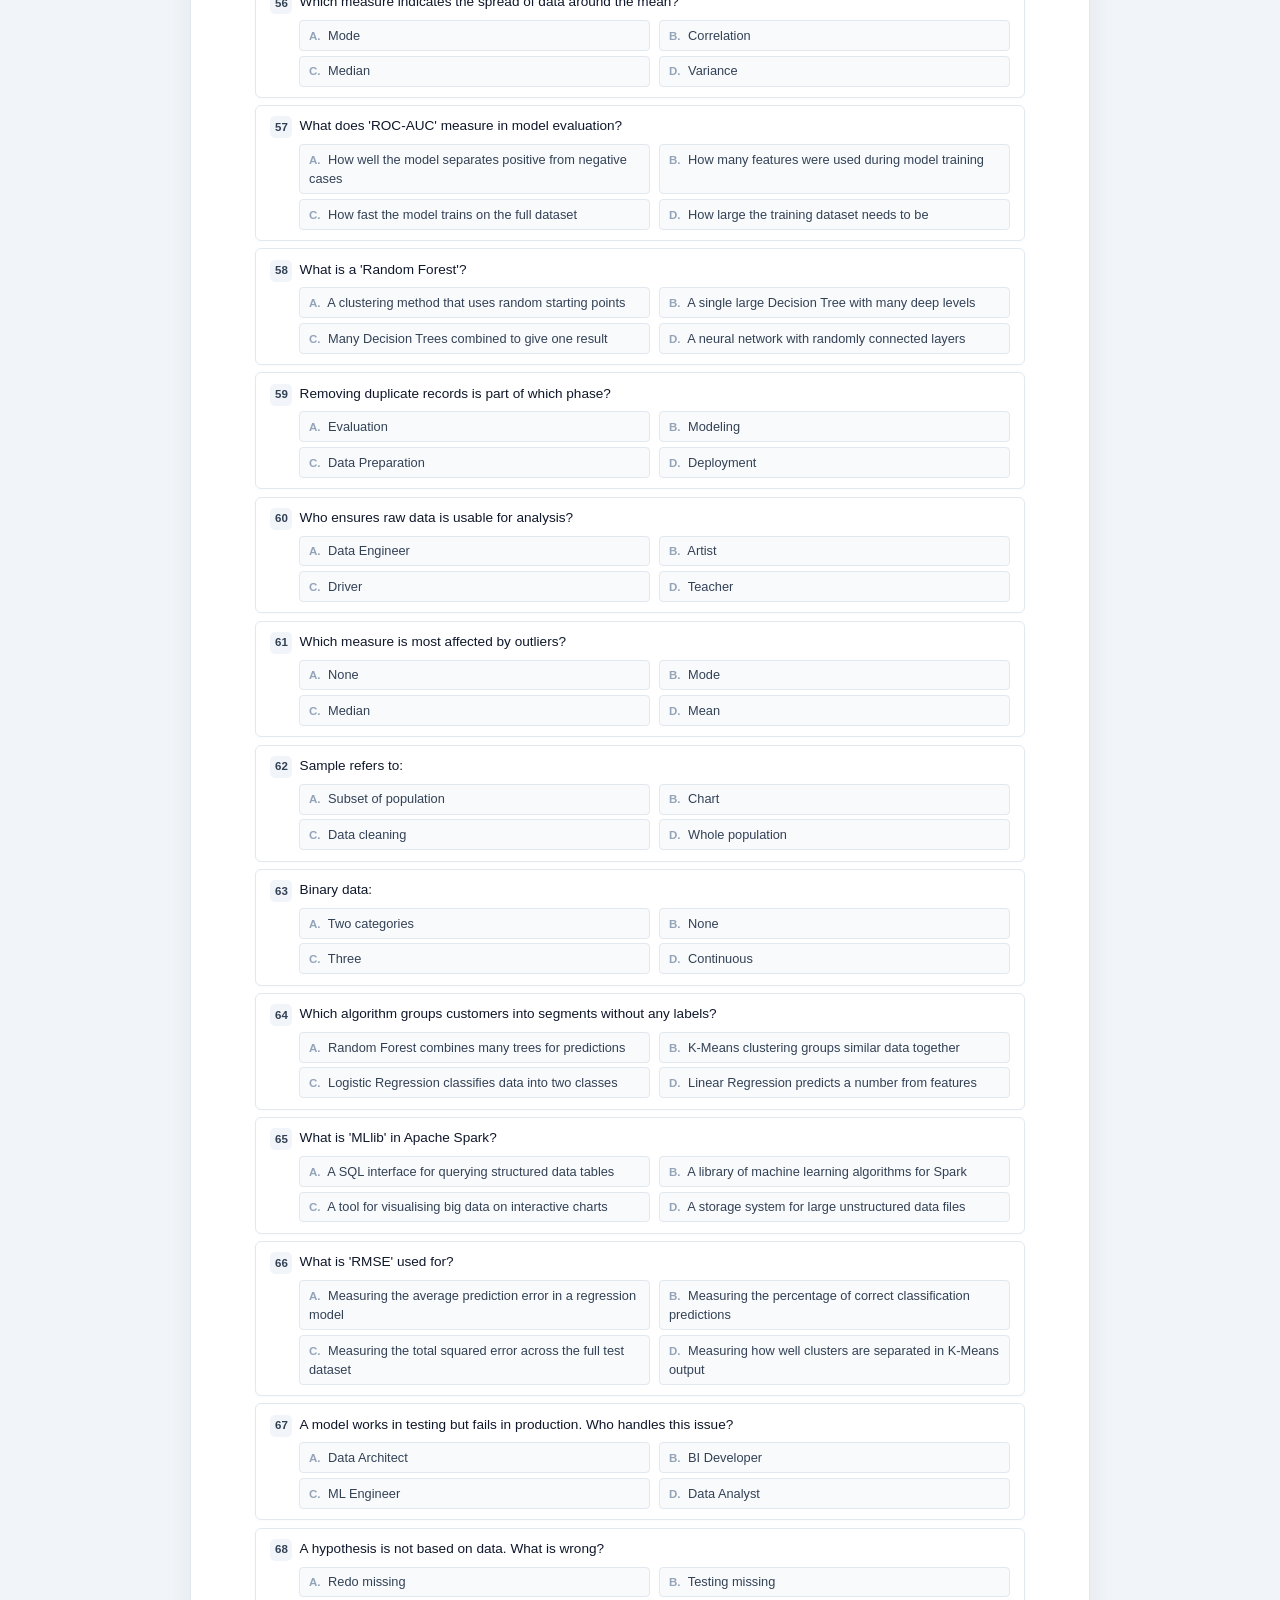
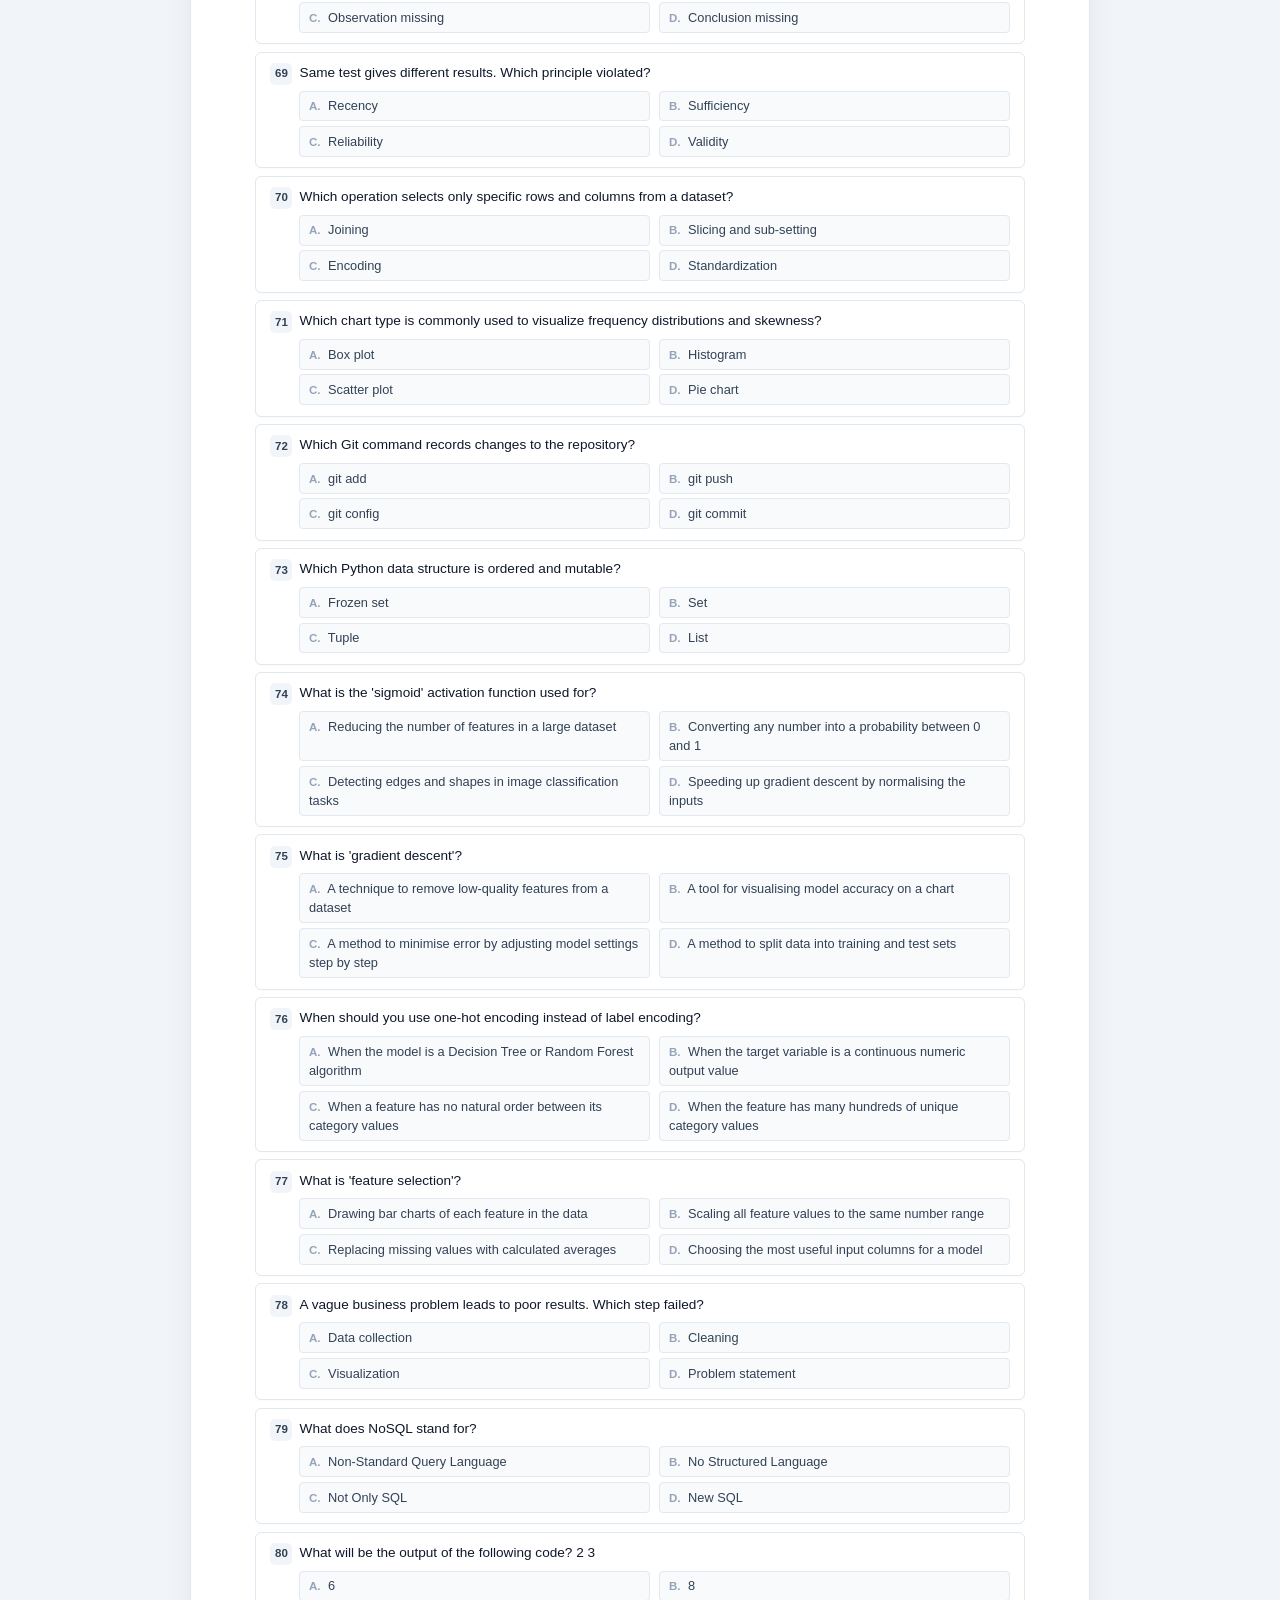
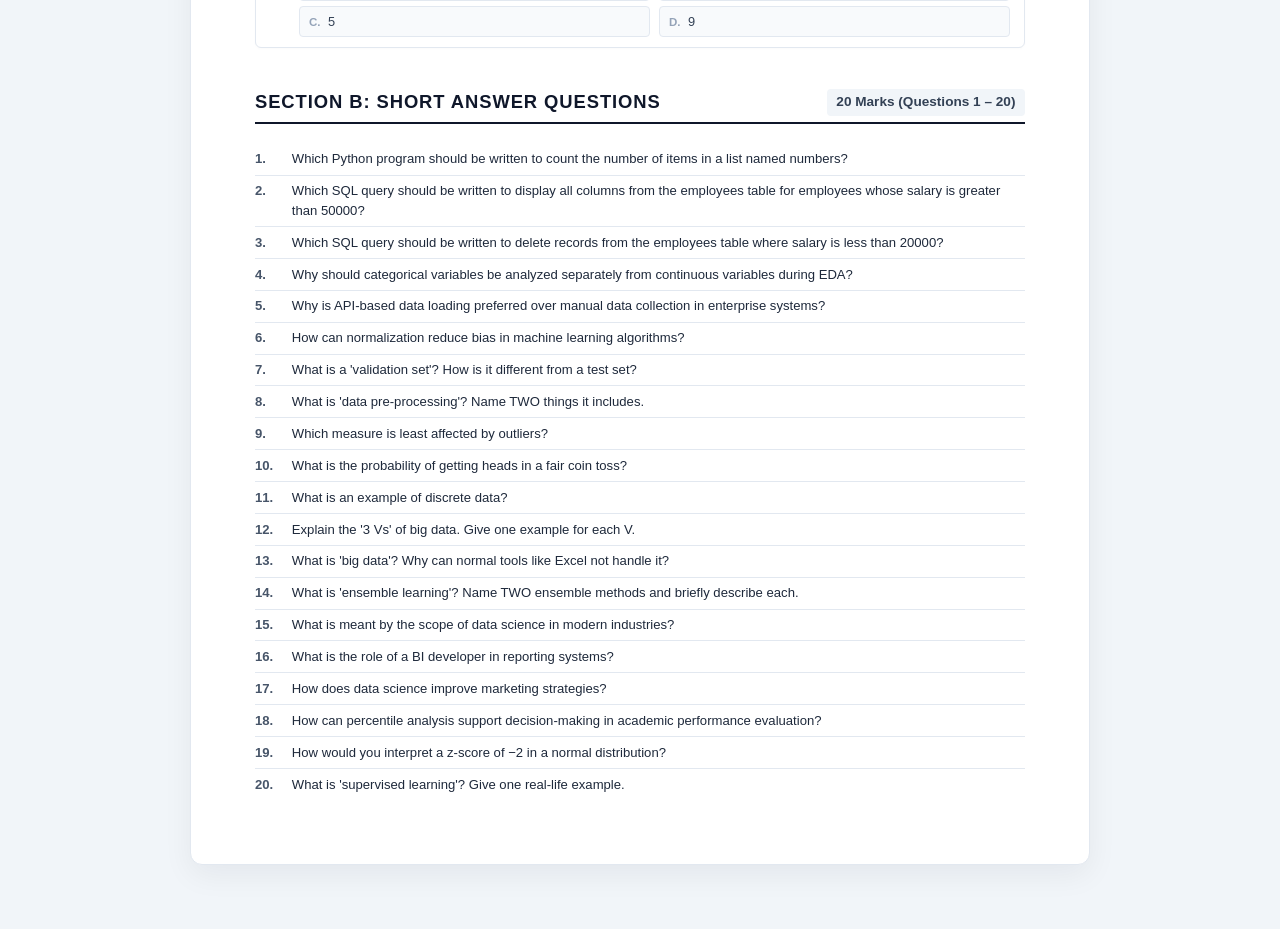
<file: data-science/test.html>
<!DOCTYPE html>
<html lang="en">

<head>
  <meta charset="UTF-8">
  <meta name="viewport" content="width=device-width, initial-scale=1.0">
  <meta name="description" content="Randomly generated practice test for NSDA Data Science Level 4.">
  <meta http-equiv="Content-Security-Policy" content="
    default-src 'self';
    script-src 'self' 'unsafe-inline';
    style-src 'self' 'unsafe-inline' https://fonts.googleapis.com;
    img-src 'self' data:;
    font-src https://fonts.gstatic.com;
    connect-src 'none';
    media-src 'self';
    object-src 'none';
    frame-src 'none';
    frame-ancestors 'none';
    form-action 'none';
    base-uri 'self';
  ">
  <title>NSDA Data Science Level 4 Practice Test</title>

  <link rel="preconnect" href="https://fonts.googleapis.com">
  <link rel="preconnect" href="https://fonts.gstatic.com" crossorigin>
  <link
    href="https://fonts.googleapis.com/css2?family=Outfit:wght@400;500;600;700&family=Inter:wght@400;500;600;700&family=Fira+Code:wght@400;500&display=swap"
    rel="stylesheet">

  <link rel="icon" type="image/svg+xml"
    href="data:image/svg+xml,%3Csvg xmlns='http://www.w3.org/2000/svg' viewBox='0 0 100 100'%3E%3Crect width='100' height='100' rx='20' fill='%230f172a'/%3E%3Cpath d='M30 70 V45 H42 V70 Z M48 70 V30 H60 V70 Z M66 70 V55 H78 V70 Z' fill='%233b82f6' opacity='0.8'/%3E%3Ccircle cx='36' cy='45' r='6' fill='%2306b6d4'/%3E%3Ccircle cx='54' cy='30' r='6' fill='%2306b6d4'/%3E%3Ccircle cx='72' cy='55' r='6' fill='%2306b6d4'/%3E%3Cpath d='M36 45 L54 30 L72 55' stroke='%2306b6d4' stroke-width='4' fill='none' stroke-linecap='round' stroke-linejoin='round'/%3E%3C/svg%3E">

  <link rel="stylesheet" href="css/test-style.css">
</head>

<body class="hide-answers">
  <a href="#paper-document" class="skip-link"
    style="position:absolute;top:-100px;left:0;background:#2563eb;color:#fff;padding:0.5rem 1rem;z-index:9999;border-radius:0 0 4px 0;">Skip
    to test content</a>

  <div class="loader-overlay" id="loader" role="status" aria-live="polite">
    <div class="spinner" aria-hidden="true"></div>
    <div class="loader-text">Loading Questions Database...</div>
  </div>

  <nav class="nav-bar" aria-label="Test controls">
    <div class="nav-container">
      <a href="/" class="nav-logo-link" aria-label="Back to question bank">
        <svg width="22" height="22" viewBox="0 0 100 100" aria-hidden="true">
          <rect width="100" height="100" rx="20" fill="#0f172a" />
          <path d="M30 70 V45 H42 V70 Z M48 70 V30 H60 V70 Z M66 70 V55 H78 V70 Z" fill="#3b82f6" opacity="0.8" />
          <circle cx="36" cy="45" r="6" fill="#06b6d4" />
          <circle cx="54" cy="30" r="6" fill="#06b6d4" />
          <circle cx="72" cy="55" r="6" fill="#06b6d4" />
          <path d="M36 45 L54 30 L72 55" stroke="#06b6d4" stroke-width="4" fill="none" />
        </svg>
        <span>Data Science Level 4</span>
      </a>
      <div class="controls-group" role="group" aria-label="Test controls">
        <label class="switch-container">
          <span style="font-family: 'Outfit', sans-serif;">Show Answers</span>
          <div class="switch">
            <input type="checkbox" id="answers-toggle" aria-label="Toggle showing correct answers">
            <span class="slider" aria-hidden="true"></span>
          </div>
        </label>
        <div class="generate-wrapper">
          <button type="button" class="btn btn-primary generate-btn" id="generate-btn"
            aria-label="Generate new random test">
            <span aria-hidden="true">&#128260;</span> Generate Test
            <span class="dots-divider" aria-hidden="true"></span>
            <span class="dots-icon" id="dots-menu-btn" role="button" tabindex="0" aria-label="Question type options"
              aria-haspopup="true" aria-expanded="false">&#8942;</span>
          </button>
          <div class="dots-dropdown" id="dots-dropdown" role="menu">
            <div class="dots-dropdown-title">Advance Options</div>

            <div class="dots-dropdown-row dots-total-row">
              <div class="dots-field">
                <label for="input-total-time">Time (hrs)</label>
                <input type="text" id="input-total-time" class="dots-input" value="3" readonly tabindex="-1">
              </div>
              <div class="dots-field">
                <label for="input-total-marks">Marks</label>
                <input type="text" id="input-total-marks" class="dots-input" value="100" readonly tabindex="-1">
              </div>
            </div>

            <div class="dots-dropdown-divider"></div>
            <div class="dots-sections-label">Sections <span class="dots-hint">drag to reorder</span></div>

            <div class="dots-sections" id="dots-sections">
              <div class="dots-section-row" draggable="true" data-type="mcq">
                <span class="drag-handle" aria-hidden="true">&#9776;</span>
                <span class="section-label">MCQ</span>
                <span class="filter-icon" tabindex="0" role="button" aria-label="Filter by unit" aria-haspopup="true">&#8230;</span>
                <div class="section-filter-dropdown" data-type="mcq"></div>
                <div class="dots-section-fields">
                  <div class="dots-field"><label>Count</label><input type="number" id="input-mcq" class="dots-input"
                      min="0" value="80"></div>
                  <div class="dots-field"><label>Marks</label><input type="number" id="input-mcq-marks"
                      class="dots-input" min="0" value="80"></div>
                  <div class="dots-field"><label>Min</label><input type="number" id="input-mcq-time"
                      class="dots-input dots-input-sm" min="0" value="60"></div>
                </div>
              </div>
              <div class="dots-section-row" draggable="true" data-type="short">
                <span class="drag-handle" aria-hidden="true">&#9776;</span>
                <span class="section-label">Shorts</span>
                <span class="filter-icon" tabindex="0" role="button" aria-label="Filter by unit" aria-haspopup="true">&#8230;</span>
                <div class="section-filter-dropdown" data-type="short"></div>
                <div class="dots-section-fields">
                  <div class="dots-field"><label>Count</label><input type="number" id="input-short" class="dots-input"
                      min="0" value="20"></div>
                  <div class="dots-field"><label>Marks</label><input type="number" id="input-short-marks"
                      class="dots-input" min="0" value="20"></div>
                  <div class="dots-field"><label>Min</label><input type="number" id="input-short-time"
                      class="dots-input dots-input-sm" min="0" value="60"></div>
                </div>
              </div>
              <div class="dots-section-row" draggable="true" data-type="practical">
                <span class="drag-handle" aria-hidden="true">&#9776;</span>
                <span class="section-label">Practical</span>
                <span class="filter-icon" tabindex="0" role="button" aria-label="Filter by set" aria-haspopup="true">&#8230;</span>
                <div class="section-filter-dropdown" data-type="practical"></div>
                <div class="dots-section-fields">
                  <div class="dots-field"><label>Count</label><input type="number" id="input-practical"
                      class="dots-input" min="0" value="0"></div>
                  <div class="dots-field"><label>Marks</label><input type="number" id="input-practical-marks"
                      class="dots-input" min="0" value="0"></div>
                  <div class="dots-field"><label>Min</label><input type="number" id="input-practical-time"
                      class="dots-input dots-input-sm" min="0" value="0"></div>
                </div>
              </div>
            </div>

            <div class="dots-dropdown-divider"></div>
            <button type="button" class="dots-done-btn" id="dots-done-btn">Done</button>
          </div>
        </div>
        <button type="button" class="btn" id="print-paper-btn" aria-label="Print test paper">
          <span aria-hidden="true">&#128221;</span> Print Test
        </button>
        <button type="button" class="btn btn-success" id="print-key-btn" aria-label="Print answer key">
          <span aria-hidden="true">&#128273;</span> Print Key
        </button>
      </div>
    </div>
  </nav>

  <div class="paper-document" id="paper-document" role="main" aria-label="Practice test paper">
    <div class="exam-header">
      <div class="exam-title-practice">Practice Question</div>
      <div class="exam-institution">National Skills Development Authority (NSDA)</div>
      <div class="exam-subject">Data Science &ndash; Analytics and Big Data, Level &ndash; 4</div>
      <hr class="header-divider">
    </div>

    <table class="exam-meta-table" aria-label="Candidate information">
      <tr>
        <td style="width: 60%;"><strong>Candidate Name:</strong></td>
        <td style="width: 40%;"><strong>ID No.:</strong></td>
      </tr>
      <tr>
        <td><strong>Date:</strong></td>
        <td>
          <div style="display: flex; justify-content: space-between;">
            <span><strong>Time Allowed:</strong> <span id="exam-time">3 Hours</span></span>
            <span><strong>Max Marks:</strong> <span id="exam-marks">100</span></span>
          </div>
        </td>
      </tr>
    </table>

    <div class="exam-instructions" id="exam-instructions" role="region" aria-label="Test instructions">
      <h4>INSTRUCTIONS TO CANDIDATES:</h4>
      <ol>
        <li>Write your Candidate Name, Roll/ID Number, and Date in the table above before starting the test.</li>
        <li id="instr-sections-info">This practice paper contains sections as listed below.</li>
        <li>Answer all questions. For Multiple Choice, select the correct letter. For Short Answer, write brief, concise
          answers.</li>
        <li>This test is randomly generated to ensure equal coverage across all units and difficulty tiers.</li>
      </ol>
    </div>

    <div id="sections-container" aria-live="polite"></div>
  </div>

  <button type="button" class="back-to-top-btn" id="back-to-top" aria-label="Back to top of page">
    <span style="font-size: 1.25rem;" aria-hidden="true">&#9650;</span>
  </button>

  <div class="sw-update-toast" id="sw-update-toast" role="alert">
    <span>A new version is available.</span>
    <button class="sw-update-btn" id="sw-update-btn">Update</button>
  </div>

  <div class="toast" id="toast-notify" role="alert" aria-live="assertive">
    <span style="font-size: 1.1rem;" aria-hidden="true">&#9889;</span>
    <span id="toast-text">New Question Paper Generated!</span>
  </div>

  <script src="questions-data.js"></script>
  <script>
    const db = {
      mcqsByUnit: { '11167': [], '11168': [], '11169': [], '11170': [], '11171': [], '11172': [] },
      shortsByUnit: { '11167': [], '11168': [], '11169': [], '11170': [], '11171': [], '11172': [] },
      practicals: []
    };

    const SECTION_LABELS = ['A', 'B', 'C', 'D', 'E'];
    const SECTION_NAMES = { mcq: 'Multiple Choice Questions', short: 'Short Answer Questions', practical: 'Practical Questions' };

    function shuffleArray(arr) {
      for (let i = arr.length - 1; i > 0; i--) {
        const j = Math.floor(Math.random() * (i + 1));
        [arr[i], arr[j]] = [arr[j], arr[i]];
      }
      return arr;
    }

    function showToast(msg) {
      const toast = document.getElementById('toast-notify');
      const text = document.getElementById('toast-text');
      text.textContent = msg;
      toast.classList.add('visible');
      setTimeout(() => toast.classList.remove('visible'), 2500);
    }

    function getSectionOrder() {
      return Array.from(document.querySelectorAll('#dots-sections .dots-section-row')).map(row => row.dataset.type);
    }

    function getSectionConfig() {
      const config = {};
      document.querySelectorAll('#dots-sections .dots-section-row').forEach(row => {
        const type = row.dataset.type;
        config[type] = {
          count: parseInt(row.querySelector('[id$="-count"], .count-input')?.value) || 0,
          marks: 0,
          time: 0
        };
      });
      config.mcq.count = parseInt(document.getElementById('input-mcq').value) || 0;
      config.short.count = parseInt(document.getElementById('input-short').value) || 0;
      config.practical.count = parseInt(document.getElementById('input-practical').value) || 0;
      config.mcq.marks = parseInt(document.getElementById('input-mcq-marks').value) || 0;
      config.short.marks = parseInt(document.getElementById('input-short-marks').value) || 0;
      config.practical.marks = parseInt(document.getElementById('input-practical-marks').value) || 0;
      config.mcq.time = parseInt(document.getElementById('input-mcq-time').value) || 0;
      config.short.time = parseInt(document.getElementById('input-short-time').value) || 0;
      config.practical.time = parseInt(document.getElementById('input-practical-time').value) || 0;
      return config;
    }

    function loadQuestionsDatabase() {
      const data = typeof QUESTIONS_DATA !== 'undefined' ? QUESTIONS_DATA : null;
      if (!data) {
        document.querySelector('.loader-text').innerHTML =
          '<span style="color: var(--danger)">Error: Could not load question data.</span>';
        return;
      }

      data.units.forEach(unit => {
        const code = unit.code;
        if (unit.mcqs) unit.mcqs.forEach(q => db.mcqsByUnit[code].push({ html: q.html, difficulty: q.difficulty, unit: code }));
        if (unit.shorts) unit.shorts.forEach(q => db.shortsByUnit[code].push({ html: q.html, difficulty: q.difficulty, unit: code }));
      });

      if (typeof TEST_PRACTICALS !== 'undefined') TEST_PRACTICALS.forEach(html => db.practicals.push({ html }));
      else if (data.practicals) {
        data.practicals.forEach((html, setIdx) => {
          const temp = document.createElement('div');
          temp.innerHTML = html;
          const links = temp.querySelector('.dataset-links');
          const nblinks = temp.querySelector('.notebook-links');
          const linksHTML = (links ? links.outerHTML : '') + (nblinks ? nblinks.outerHTML : '');
          temp.querySelectorAll('details.practical-question').forEach(q => {
            db.practicals.push({ html: q.outerHTML, links: linksHTML, set: setIdx + 1 });
          });
        });
      }

      document.getElementById('loader').style.opacity = '0';
      setTimeout(() => { document.getElementById('loader').style.display = 'none'; }, 300);
      generateQuestionPaper();
    }

    function selectQuestions(questionPool, targetCount) {
      const groups = { 1: [], 2: [], 3: [], 4: [] };
      questionPool.forEach(q => { if (groups[q.difficulty]) groups[q.difficulty].push(q); });
      Object.keys(groups).forEach(d => shuffleArray(groups[d]));

      const weights = { 1: 5, 2: 4, 3: 4, 4: 4 };
      const totalWeight = 17;
      let targets = {}, calculatedSum = 0;
      Object.keys(weights).forEach(d => { targets[d] = Math.round(targetCount * (weights[d] / totalWeight)); calculatedSum += targets[d]; });

      while (calculatedSum !== targetCount) {
        if (calculatedSum < targetCount) {
          for (const d of [1, 2, 3, 4]) { targets[d]++; calculatedSum++; if (calculatedSum === targetCount) break; }
        } else {
          for (const d of [4, 3, 2, 1]) { if (targets[d] > 0) { targets[d]--; calculatedSum--; if (calculatedSum === targetCount) break; } }
        }
      }

      const selected = [], leftovers = [];
      Object.keys(groups).forEach(d => {
        const pool = groups[d], target = targets[d];
        selected.push(...pool.slice(0, target));
        leftovers.push(...pool.slice(target));
      });

      if (selected.length < targetCount) {
        shuffleArray(leftovers);
        selected.push(...leftovers.slice(0, targetCount - selected.length));
      }
      return shuffleArray(selected);
    }

    function interleave(unitQuestions, units) {
      const queues = units.map(u => [...(unitQuestions[u] || [])]);
      const result = [];
      while (true) {
        const order = units.map((_, i) => i).filter(i => queues[i].length > 0);
        if (order.length === 0) break;
        shuffleArray(order);
        for (const i of order) {
          if (queues[i].length === 0) continue;
          const batchSize = Math.min(2 + Math.floor(Math.random() * 2), queues[i].length);
          for (let j = 0; j < batchSize; j++) result.push(queues[i].shift());
        }
      }
      return result;
    }

    function buildTwoColumnOptions(tempDiv) {
      const opts = Array.from(tempDiv.querySelectorAll('.options .opt, .opt'));
      const labels = ['A', 'B', 'C', 'D'];
      const items = opts.map(opt => {
        const isCorrect = opt.classList.contains('correct');
        let text = opt.innerHTML
          .replace(/<span[^>]*class="checkmark"[^>]*>.*?<\/span>/gi, '')
          .replace(/\s*\u2713\s*$/, '')
          .replace(/<span[^>]*class="opt-letter"[^>]*>.*?<\/span>/gi, '').trim();
        return { text, isCorrect };
      });
      shuffleArray(items);
      items.forEach((item, i) => { item.label = labels[i] || ''; });
      const toOptHtml = (item) =>
        '<div class="opt' + (item.isCorrect ? ' correct' : '') + '">' +
        '<span class="opt-letter">' + item.label + '.</span> ' + item.text +
        '<span class="checkmark" style="display: none;">\u2713</span></div>';
      return toOptHtml(items[0] || {}) + toOptHtml(items[1] || {}) + toOptHtml(items[2] || {}) + toOptHtml(items[3] || {});
    }

    function generateQuestionPaper() {
      const config = getSectionConfig();
      const order = getSectionOrder();
      const container = document.getElementById('sections-container');
      container.innerHTML = '';

      const totalQ = config.mcq.count + config.short.count + config.practical.count;
      document.querySelector('#paper-document').style.display = totalQ === 0 ? 'none' : '';

      const totalTimeVal = document.getElementById('input-total-time').value;
      const timeDisplay = /[mh]/i.test(totalTimeVal) ? totalTimeVal : totalTimeVal + 'H';
      document.getElementById('exam-time').textContent = timeDisplay;
      document.getElementById('exam-marks').textContent = document.getElementById('input-total-marks').value;

      let sectionLines = '';
      let sIdx = 0;
      order.forEach(type => {
        const cfg = config[type];
        if (cfg.count === 0) return;
        const lbl = SECTION_LABELS[sIdx] || String.fromCharCode(65 + sIdx);
        sIdx++;
        sectionLines += '<li><strong>Section ' + lbl + ': ' + SECTION_NAMES[type] + '</strong> (' + cfg.count + ' Questions, Marks: ' + (cfg.marks || cfg.count) + ')</li>';
      });
      document.getElementById('instr-sections-info').innerHTML = 'This practice paper contains ' + sIdx + ' section' + (sIdx !== 1 ? 's' : '') + ':<ul>' + sectionLines + '</ul>';

      let sectionIdx = 0;

      order.forEach(type => {
        const cfg = config[type];
        if (cfg.count === 0) return;

        const sectionLabel = SECTION_LABELS[sectionIdx] || String.fromCharCode(65 + sectionIdx);
        sectionIdx++;

        const sectionDiv = document.createElement('div');
        sectionDiv.className = 'paper-section';

        const titleDiv = document.createElement('div');
        titleDiv.className = 'section-title';
        titleDiv.setAttribute('role', 'heading');
        titleDiv.setAttribute('aria-level', '2');

        const marksText = cfg.marks > 0 ? cfg.marks + ' Marks' : cfg.count + ' Marks';
        titleDiv.innerHTML =
          '<span>Section ' + sectionLabel + ': ' + SECTION_NAMES[type] + '</span>' +
          '<span class="section-marks">' + marksText + ' (Questions 1 &ndash; ' + cfg.count + ')</span>';
        sectionDiv.appendChild(titleDiv);

        if (type === 'mcq') {
          const activeUnits = getActiveUnits('mcq');
          if (activeUnits.length === 0) return;
          let secQ = 1;
          const perUnit = {};
          const base = Math.floor(cfg.count / activeUnits.length), extra = cfg.count % activeUnits.length;
          const targets = activeUnits.map((_, i) => base + (i < extra ? 1 : 0));
          shuffleArray(targets);
          activeUnits.forEach((unit, i) => { perUnit[unit] = selectQuestions(db.mcqsByUnit[unit] || [], targets[i]); });
          const finalMcqs = interleave(perUnit, activeUnits);

          const mcqContainer = document.createElement('div');
          mcqContainer.setAttribute('aria-live', 'polite');
          mcqContainer.setAttribute('aria-label', 'Multiple choice questions');

          finalMcqs.forEach((q, idx) => {
            const qDiv = document.createElement('div');
            qDiv.className = 'question compact-mcq';
            const tempDiv = document.createElement('div');
            tempDiv.innerHTML = q.html;
            const correctMarker = '\u2713';
            Array.from(tempDiv.querySelectorAll('.options .opt, .opt')).forEach(opt => {
              opt.removeAttribute('style');
              let html = opt.innerHTML.trim();
              if (html.endsWith(correctMarker) || opt.querySelector('.checkmark')) {
                const normalized = html.replace(/\s*\u2713\s*$/, '').replace(/<span[^>]*class="checkmark"[^>]*>.*?<\/span>/gi, '').trim();
                opt.innerHTML = normalized + ' <span class="checkmark" style="display: none;">\u2713</span>';
                opt.classList.add('correct');
              } else {
                opt.innerHTML = html + ' <span class="checkmark" style="display: none;">\u2713</span>';
              }
            });
            const qText = tempDiv.querySelector('.q-text')?.innerHTML || tempDiv.textContent;
            const codeHtml = tempDiv.querySelector('.colab-code')?.outerHTML || '';
            qDiv.innerHTML =
              '<div class="q-header-row"><div class="q-number">' + secQ + '</div><div class="q-text compact">' + qText + '</div></div>' +
              codeHtml +
              '<div class="options two-col">' + buildTwoColumnOptions(tempDiv) + '</div>';
            mcqContainer.appendChild(qDiv);
            secQ++;
          });
          sectionDiv.appendChild(mcqContainer);

        } else if (type === 'short') {
          const activeUnits = getActiveUnits('short');
          if (activeUnits.length === 0) return;
          let secQ = 1;
          const perUnit = {};
          const base = Math.floor(cfg.count / activeUnits.length), extra = cfg.count % activeUnits.length;
          const targets = activeUnits.map((_, i) => base + (i < extra ? 1 : 0));
          shuffleArray(targets);
          activeUnits.forEach((unit, i) => { perUnit[unit] = selectQuestions(db.shortsByUnit[unit] || [], targets[i]); });
          const finalShorts = interleave(perUnit, activeUnits);

          const listDiv = document.createElement('div');
          listDiv.className = 'short-list';
          finalShorts.forEach((q) => {
            const tempDiv = document.createElement('div');
            tempDiv.innerHTML = q.html;
            const qText = tempDiv.querySelector('.q-text')?.innerHTML || tempDiv.textContent;
            const codeHtml = tempDiv.querySelector('.colab-code')?.outerHTML || '';
            const item = document.createElement('div');
            item.className = 'short-item';
            item.innerHTML =
              '<span class="short-num">' + secQ + '.</span> ' +
              '<span class="short-text">' + qText + '</span>' + codeHtml;
            listDiv.appendChild(item);
            secQ++;
          });
          sectionDiv.appendChild(listDiv);

        } else if (type === 'practical') {
          const activeSets = getActiveSets();
          let practicalPool = db.practicals;
          if (activeSets.length > 0) {
            practicalPool = db.practicals.filter(q => activeSets.includes(q.set));
          }
          if (practicalPool.length === 0) return;
          let secQ = 1;
          const finalPracticals = shuffleArray([...practicalPool]).slice(0, cfg.count);
          const practicalContainer = document.createElement('div');
          practicalContainer.setAttribute('aria-live', 'polite');
          practicalContainer.className = 'practical-list';

          finalPracticals.forEach((q) => {
            const qWrap = document.createElement('div');
            qWrap.innerHTML = q.html;
            const qContent = qWrap.querySelector('details.practical-question');
            if (qContent) {
              const summary = qContent.querySelector('summary');
              if (summary) {
                summary.textContent = summary.textContent.replace(/^Question\s+\d+/i, 'Question ' + secQ);
              }
              practicalContainer.appendChild(qContent);
            }
            secQ++;
          });
          sectionDiv.appendChild(practicalContainer);
        }

        container.appendChild(sectionDiv);
      });

      initCodeBlockCopy();
      document.querySelectorAll('details.solution').forEach(s => s.open = true);
      document.querySelectorAll('details.colab-output').forEach(s => s.open = false);
      document.querySelectorAll('details.practical-question').forEach(s => s.open = true);
      document.body.classList.add('hide-answers');
      document.body.classList.remove('show-answers');
      document.getElementById('answers-toggle').checked = false;
      document.querySelectorAll('#sections-container .opt.correct .checkmark').forEach(chk => { chk.style.display = 'none'; });
      showToast('New Random Practice Test Generated!');
    }

    function initCodeBlockCopy() {
      document.querySelectorAll('.colab-code').forEach(block => {
        if (block.querySelector('.copy-btn')) return;
        const btn = document.createElement('button');
        btn.type = 'button';
        btn.className = 'copy-btn';
        btn.textContent = 'Copy';
        btn.setAttribute('aria-label', 'Copy code to clipboard');
        btn.addEventListener('click', e => {
          e.stopPropagation();
          const codeElement = block.querySelector('code');
          if (!codeElement) return;
          navigator.clipboard.writeText(codeElement.innerText.trim()).then(() => {
            btn.textContent = 'Copied';
            setTimeout(() => { btn.textContent = 'Copy'; }, 1500);
          }).catch(() => {
            btn.textContent = 'Failed';
            setTimeout(() => { btn.textContent = 'Copy'; }, 1500);
          });
        });
        block.appendChild(btn);
      });
    }

    function initDragAndDrop() {
      const sectionsContainer = document.getElementById('dots-sections');
      let draggedRow = null;

      sectionsContainer.addEventListener('dragstart', (e) => {
        draggedRow = e.target.closest('.dots-section-row');
        if (!draggedRow) return;
        draggedRow.classList.add('dragging');
        e.dataTransfer.effectAllowed = 'move';
        e.dataTransfer.setData('text/plain', '');
      });

      sectionsContainer.addEventListener('dragend', (e) => {
        if (draggedRow) draggedRow.classList.remove('dragging');
        sectionsContainer.querySelectorAll('.dots-section-row').forEach(r => r.classList.remove('drag-over'));
        draggedRow = null;
      });

      sectionsContainer.addEventListener('dragover', (e) => {
        e.preventDefault();
        e.dataTransfer.dropEffect = 'move';
        const targetRow = e.target.closest('.dots-section-row');
        if (!targetRow || targetRow === draggedRow) return;
        sectionsContainer.querySelectorAll('.dots-section-row').forEach(r => r.classList.remove('drag-over'));
        targetRow.classList.add('drag-over');
      });

      sectionsContainer.addEventListener('drop', (e) => {
        e.preventDefault();
        const targetRow = e.target.closest('.dots-section-row');
        if (!targetRow || !draggedRow || targetRow === draggedRow) return;
        const allRows = Array.from(sectionsContainer.querySelectorAll('.dots-section-row'));
        const dragIdx = allRows.indexOf(draggedRow);
        const dropIdx = allRows.indexOf(targetRow);
        if (dragIdx < dropIdx) {
          sectionsContainer.insertBefore(draggedRow, targetRow.nextSibling);
        } else {
          sectionsContainer.insertBefore(draggedRow, targetRow);
        }
      });
    }

    // --- Unit/Set filter state ---
    const UNIT_NAMES = {
      '11167': 'Work with Business Domain and Data',
      '11168': 'Apply Statistical Methods',
      '11169': 'Apply Programming Skills for Data Science',
      '11170': 'Prepare and Visualize Data',
      '11171': 'Build, Validate and Deploy ML Model',
      '11172': 'Work with Big Data'
    };
    const ALL_UNITS = ['11167', '11168', '11169', '11170', '11171', '11172'];
    const ALL_SETS = [1, 2, 3];
    const SET_LABELS = { 1: 'Set 1', 2: 'Set 2', 3: 'Set 3' };

    const selectedFilters = {
      mcq: new Set(ALL_UNITS),
      short: new Set(ALL_UNITS),
      practical: new Set(ALL_SETS)
    };

    function buildFilterDropdowns() {
      document.querySelectorAll('.section-filter-dropdown').forEach(dd => {
        const type = dd.dataset.type;
        const items = type === 'practical' ? ALL_SETS : ALL_UNITS;
        const labelMap = type === 'practical' ? SET_LABELS : UNIT_NAMES;
        dd.innerHTML = items.map(item => {
          const label = labelMap[item] || item;
          const code = type === 'practical' ? '' : '<span class="filter-unit-code">' + item + '</span>';
          const checked = selectedFilters[type].has(item) ? 'checked' : '';
          return '<label class="filter-option"><input type="checkbox" value="' + item + '" ' + checked + '>' + code + label + '</label>';
        }).join('');
      });
    }

    function getActiveUnits(type) {
      return ALL_UNITS.filter(u => selectedFilters[type] && selectedFilters[type].has(u));
    }

    function getActiveSets() {
      return ALL_SETS.filter(s => selectedFilters.practical && selectedFilters.practical.has(s));
    }

    document.addEventListener('click', e => {
      const opt = e.target.closest('.opt');
      if (!opt || document.body.classList.contains('show-answers')) return;
      const questionDiv = opt.closest('.question');
      if (!questionDiv || questionDiv.classList.contains('answered')) return;
      questionDiv.classList.add('answered');

      if (opt.classList.contains('correct')) {
        opt.classList.add('selected-correct');
        const chk = opt.querySelector('.checkmark');
        if (chk) chk.style.display = 'inline-block';
      } else {
        opt.classList.add('selected-incorrect');
        const correctOpt = questionDiv.querySelector('.opt.correct');
        if (correctOpt) {
          correctOpt.classList.add('revealed-correct');
          const chk = correctOpt.querySelector('.checkmark');
          if (chk) chk.style.display = 'inline-block';
        }
      }

      setTimeout(() => {
        const allQuestions = Array.from(document.querySelectorAll('#sections-container .question'));
        const currentIndex = allQuestions.indexOf(questionDiv);
        const nextQuestion = allQuestions[currentIndex + 1];
        if (nextQuestion) nextQuestion.scrollIntoView({ behavior: 'smooth', block: 'center' });
      }, 600);
    });

    window.addEventListener('DOMContentLoaded', () => {
      loadQuestionsDatabase();
      initDragAndDrop();

      const dotsIcon = document.getElementById('dots-menu-btn');
      const dotsDropdown = document.getElementById('dots-dropdown');
      const generateBtn = document.getElementById('generate-btn');

      dotsIcon.addEventListener('click', (e) => {
        e.stopPropagation();
        e.preventDefault();
        const isOpen = dotsDropdown.classList.toggle('open');
        dotsIcon.setAttribute('aria-expanded', isOpen);
        if (isOpen) buildFilterDropdowns();
      });

      dotsIcon.addEventListener('keydown', (e) => {
        if (e.key === 'Enter' || e.key === ' ') { e.preventDefault(); e.stopPropagation(); dotsIcon.click(); }
      });

      generateBtn.addEventListener('click', (e) => {
        if (e.target === dotsIcon || dotsIcon.contains(e.target)) return;
        generateQuestionPaper();
      });

      document.addEventListener('click', (e) => {
        if (!dotsDropdown.contains(e.target) && !dotsIcon.contains(e.target)) {
          dotsDropdown.classList.remove('open');
          dotsIcon.setAttribute('aria-expanded', 'false');
          document.querySelectorAll('.section-filter-dropdown.open').forEach(dd => dd.classList.remove('open'));
          document.querySelectorAll('.filter-icon.active').forEach(ic => ic.classList.remove('active'));
          openFilterDropdown = null;
        }
      });

      dotsDropdown.addEventListener('click', (e) => e.stopPropagation());

      // Close filter dropdown when clicking outside it
      dotsDropdown.addEventListener('click', (e) => {
        if (!e.target.closest('.section-filter-dropdown') && !e.target.closest('.filter-icon')) {
          document.querySelectorAll('.section-filter-dropdown.open').forEach(dd => dd.classList.remove('open'));
          document.querySelectorAll('.filter-icon.active').forEach(ic => ic.classList.remove('active'));
          openFilterDropdown = null;
        }
      });

      function updateTotals() {
        const mcqMarks = parseInt(document.getElementById('input-mcq-marks').value) || 0;
        const shortMarks = parseInt(document.getElementById('input-short-marks').value) || 0;
        const practicalMarks = parseInt(document.getElementById('input-practical-marks').value) || 0;
        document.getElementById('input-total-marks').value = mcqMarks + shortMarks + practicalMarks;

        const mcqTime = parseInt(document.getElementById('input-mcq-time').value) || 0;
        const shortTime = parseInt(document.getElementById('input-short-time').value) || 0;
        const practicalTime = parseInt(document.getElementById('input-practical-time').value) || 0;
        const totalMin = mcqTime + shortTime + practicalTime;
        document.getElementById('input-total-time').value = totalMin >= 60 ? (totalMin / 60).toFixed(1).replace(/\.0$/, '') : totalMin + 'm';
      }

      dotsDropdown.querySelectorAll('.dots-section-fields .dots-input').forEach(input => {
        input.addEventListener('input', updateTotals);
      });

      updateTotals();

      document.getElementById('dots-done-btn').addEventListener('click', (e) => {
        e.stopPropagation();
        dotsDropdown.classList.remove('open');
        dotsIcon.setAttribute('aria-expanded', 'false');
        document.querySelectorAll('.section-filter-dropdown.open').forEach(dd => dd.classList.remove('open'));
        document.querySelectorAll('.filter-icon.active').forEach(ic => ic.classList.remove('active'));
        openFilterDropdown = null;
        generateQuestionPaper();
      });

      const toggle = document.getElementById('answers-toggle');
      toggle.addEventListener('change', () => {
        if (toggle.checked) {
          document.body.classList.remove('hide-answers');
          document.body.classList.add('show-answers');
          document.querySelectorAll('#sections-container .opt.correct .checkmark').forEach(chk => { chk.style.display = 'inline-block'; });
        } else {
          document.body.classList.add('hide-answers');
          document.body.classList.remove('show-answers');
          document.querySelectorAll('#sections-container .question.answered').forEach(q => { q.classList.remove('answered'); });
          document.querySelectorAll('#sections-container .opt').forEach(opt => {
            opt.className = 'opt' + (opt.classList.contains('correct') ? ' correct' : '');
            const chk = opt.querySelector('.checkmark');
            if (chk) chk.style.display = 'none';
          });
        }
      });

      document.getElementById('print-paper-btn').addEventListener('click', () => {
        document.body.classList.remove('print-answers');
        document.body.classList.add('print-questions');
        window.print();
      });

      document.getElementById('print-key-btn').addEventListener('click', () => {
        document.body.classList.remove('print-questions');
        document.body.classList.add('print-answers');
        window.print();
      });

      const backToTop = document.getElementById('back-to-top');
      window.addEventListener('scroll', () => { backToTop.classList.toggle('visible', window.scrollY > 300); });
      backToTop.addEventListener('click', () => { window.scrollTo({ top: 0, behavior: 'smooth' }); });

      // Filter icon handler
      const filterIcons = document.querySelectorAll('.filter-icon');
      let openFilterDropdown = null;
      filterIcons.forEach(icon => {
        icon.addEventListener('click', (e) => {
          e.stopPropagation();
          const row = icon.closest('.dots-section-row');
          const dd = row.querySelector('.section-filter-dropdown');
          if (openFilterDropdown && openFilterDropdown !== dd) openFilterDropdown.classList.remove('open');
          dd.classList.toggle('open');
          icon.classList.toggle('active');
          openFilterDropdown = dd.classList.contains('open') ? dd : null;
        });
      });

      // Checkbox change handler (delegated)
      document.querySelector('.dots-dropdown').addEventListener('change', (e) => {
        const cb = e.target.closest('.section-filter-dropdown input[type="checkbox"]');
        if (!cb) return;
        const dd = cb.closest('.section-filter-dropdown');
        const type = dd.dataset.type;
        const val = type === 'practical' ? parseInt(cb.value) : cb.value;
        if (cb.checked) selectedFilters[type].add(val);
        else selectedFilters[type].delete(val);
      });

      document.querySelectorAll('.skip-link').forEach(link => {
        link.addEventListener('focus', () => { link.style.top = '0'; });
        link.addEventListener('blur', () => { link.style.top = '-100px'; });
      });

      // SW update detection
      if ('serviceWorker' in navigator) {
        let waitingWorker = null;
        navigator.serviceWorker.ready.then(reg => {
          if (reg.waiting) {
            waitingWorker = reg.waiting;
            document.getElementById('sw-update-toast')?.classList.add('visible');
          }
          reg.addEventListener('updatefound', () => {
            const newWorker = reg.installing;
            newWorker.addEventListener('statechange', () => {
              if (newWorker.state === 'installed' && navigator.serviceWorker.controller) {
                waitingWorker = newWorker;
                document.getElementById('sw-update-toast')?.classList.add('visible');
              }
            });
          });
        });
        document.getElementById('sw-update-btn')?.addEventListener('click', () => {
          if (waitingWorker) waitingWorker.postMessage({ action: 'skipWaiting' });
        });
        navigator.serviceWorker.addEventListener('controllerchange', () => {
          window.location.reload();
        });
      }
    });
  </script>
</body>

</html>
</file>
<file: css/test-style.css>
:root {
  --primary: #2563eb;
  --primary-dark: #1d4ed8;
  --success: #059669;
  --success-light: #ecfdf5;
  --warning: #d97706;
  --warning-light: #fffbeb;
  --danger: #ef4444;
  --danger-light: #fef2f2;
  --info: #7c3aed;
  --info-light: #f5f3ff;
  --slate-50: #f8fafc;
  --slate-100: #f1f5f9;
  --slate-200: #e2e8f0;
  --slate-300: #cbd5e1;
  --slate-400: #94a3b8;
  --slate-600: #475569;
  --slate-700: #334155;
  --slate-800: #1e293b;
  --slate-900: #0f172a;
}

* {
  box-sizing: border-box;
}

body {
  font-family: 'Inter', -apple-system, BlinkMacSystemFont, 'Segoe UI', Roboto, sans-serif;
  background-color: #f1f5f9;
  color: var(--slate-800);
  margin: 0;
  padding: 0;
  min-height: 100vh;
  display: flex;
  flex-direction: column;
  align-items: center;
  line-height: 1.5;
}

.nav-bar {
  position: fixed;
  top: 0;
  left: 0;
  right: 0;
  height: 70px;
  background: rgba(255, 255, 255, 0.8);
  backdrop-filter: blur(12px);
  -webkit-backdrop-filter: blur(12px);
  border-bottom: 1px solid rgba(226, 232, 240, 0.8);
  z-index: 1000;
  display: flex;
  justify-content: center;
  box-shadow: 0 4px 20px rgba(15, 23, 42, 0.03);
}

.nav-container {
  width: 100%;
  max-width: 1100px;
  padding: 0 2rem;
  display: flex;
  align-items: center;
  justify-content: space-between;
}

.nav-logo-link {
  display: flex;
  align-items: center;
  gap: 0.5rem;
  text-decoration: none;
  color: var(--slate-800);
  font-weight: 700;
  font-family: 'Outfit', sans-serif;
  font-size: 1.15rem;
  transition: color 0.2s;
}

.nav-logo-link:hover {
  color: var(--primary);
}

.nav-logo-link:focus-visible {
  outline: 2px solid var(--primary);
  outline-offset: 4px;
  border-radius: 4px;
}

.controls-group {
  display: flex;
  align-items: center;
  gap: 0.75rem;
}

.btn {
  font-family: 'Outfit', sans-serif;
  font-size: 0.9rem;
  font-weight: 600;
  padding: 0.55rem 1.1rem;
  border-radius: 999px;
  cursor: pointer;
  transition: all 0.2s cubic-bezier(0.4, 0, 0.2, 1);
  border: 1px solid var(--slate-300);
  background: #ffffff;
  color: var(--slate-700);
  display: inline-flex;
  align-items: center;
  gap: 0.4rem;
  box-shadow: 0 2px 4px rgba(15, 23, 42, 0.05);
}

.btn:hover {
  background: var(--slate-50);
  border-color: var(--slate-400);
  transform: translateY(-1px);
  box-shadow: 0 4px 10px rgba(15, 23, 42, 0.08);
}

.btn:active {
  transform: translateY(0);
}

.btn:focus-visible {
  outline: 2px solid var(--primary);
  outline-offset: 2px;
}

.btn-primary {
  background: linear-gradient(135deg, var(--primary), var(--primary-dark));
  color: #ffffff;
  border: none;
  box-shadow: 0 4px 12px rgba(37, 99, 235, 0.25);
}

.btn-primary:hover {
  background: linear-gradient(135deg, #3b82f6, var(--primary-dark));
  color: #ffffff;
  box-shadow: 0 6px 16px rgba(37, 99, 235, 0.35);
}

.btn-success {
  background: linear-gradient(135deg, #10b981, var(--success));
  color: #ffffff;
  border: none;
  box-shadow: 0 4px 12px rgba(16, 185, 129, 0.25);
}

.btn-success:hover {
  background: linear-gradient(135deg, #34d399, var(--success));
  color: #ffffff;
  box-shadow: 0 6px 16px rgba(16, 185, 129, 0.35);
}

.switch-container {
  display: inline-flex;
  align-items: center;
  gap: 0.5rem;
  margin-right: 0.5rem;
  font-size: 0.88rem;
  font-weight: 600;
  color: var(--slate-700);
  cursor: pointer;
  user-select: none;
}

.switch {
  position: relative;
  display: inline-block;
  width: 44px;
  height: 24px;
}

.switch input {
  opacity: 0;
  width: 0;
  height: 0;
}

.slider {
  position: absolute;
  cursor: pointer;
  top: 0;
  left: 0;
  right: 0;
  bottom: 0;
  background-color: var(--slate-300);
  transition: .2s;
  border-radius: 999px;
}

.slider:before {
  position: absolute;
  content: "";
  height: 18px;
  width: 18px;
  left: 3px;
  bottom: 3px;
  background-color: white;
  transition: .2s;
  border-radius: 50%;
  box-shadow: 0 1px 3px rgba(0,0,0,0.15);
}

input:checked + .slider {
  background-color: var(--success);
}

input:checked + .slider:before {
  transform: translateX(20px);
}

input:focus-visible + .slider {
  outline: 2px solid var(--primary);
  outline-offset: 2px;
}

.paper-document {
  background: #ffffff;
  width: 100%;
  max-width: 900px;
  margin: 100px 0 4rem 0;
  padding: 3.5rem 4rem;
  box-shadow: 0 10px 30px rgba(15, 23, 42, 0.06);
  border-radius: 12px;
  border: 1px solid var(--slate-200);
  box-sizing: border-box;
}

.exam-header {
  text-align: center;
  margin-bottom: 2rem;
  font-family: 'Outfit', sans-serif;
}

.exam-title-practice {
  font-size: 1.85rem;
  font-weight: 700;
  color: #000000;
  margin-bottom: 0.6rem;
  letter-spacing: -0.02em;
}

.exam-institution {
  font-size: 1.15rem;
  font-weight: 700;
  color: #000000;
  margin-bottom: 0.3rem;
}

.exam-subject {
  font-size: 1.05rem;
  font-weight: 600;
  color: #1e3a8a;
  margin-bottom: 1.5rem;
}

.header-divider {
  border: none;
  height: 1px;
  background: var(--slate-300);
  margin: 1.5rem 0;
}

.exam-meta-table {
  width: 100%;
  border-collapse: collapse;
  margin-bottom: 2rem;
  font-size: 0.92rem;
}

.exam-meta-table td {
  border: 1px solid var(--slate-300);
  padding: 0.65rem 0.85rem;
  color: var(--slate-800);
}

.exam-instructions {
  border: 1px solid var(--slate-300);
  background: var(--slate-50);
  border-radius: 8px;
  padding: 1.2rem 1.5rem;
  margin-bottom: 2.5rem;
  font-size: 0.88rem;
  color: var(--slate-700);
}

.exam-instructions h4 {
  margin: 0 0 0.5rem 0;
  font-weight: 700;
  color: var(--slate-900);
  font-family: 'Outfit', sans-serif;
}

.exam-instructions ol {
  margin: 0;
  padding-left: 1.2rem;
}

.exam-instructions li {
  margin: 0.4rem 0;
  line-height: 1.45;
}

.section-title {
  font-family: 'Outfit', sans-serif;
  font-size: 1.15rem;
  font-weight: 700;
  text-transform: uppercase;
  letter-spacing: 0.05em;
  border-bottom: 2px solid var(--slate-900);
  padding-bottom: 0.4rem;
  margin: 2.5rem 0 1.2rem;
  color: var(--slate-900);
  display: flex;
  justify-content: space-between;
  align-items: center;
}

.section-marks {
  font-size: 0.85rem;
  font-weight: 600;
  background: var(--slate-100);
  color: var(--slate-700);
  padding: 0.2rem 0.6rem;
  border-radius: 4px;
  text-transform: none;
  letter-spacing: normal;
}

.question {
  padding: 0.8rem 1.1rem;
  margin: 0.7rem 0;
  border: 1px solid var(--slate-200);
  border-radius: 6px;
  background: #ffffff;
  box-shadow: 0 1px 3px rgba(15, 23, 42, 0.02);
  transition: all 0.2s ease;
  position: relative;
}

.question:hover {
  border-color: var(--slate-300);
  box-shadow: 0 4px 12px rgba(15, 23, 42, 0.04);
}

.q-meta {
  display: flex;
  justify-content: space-between;
  font-size: 0.72rem;
  font-weight: 600;
  color: var(--slate-400);
  text-transform: uppercase;
  letter-spacing: 0.05em;
  margin-bottom: 0.5rem;
}

.q-difficulty {
  padding: 0.1rem 0.4rem;
  border-radius: 4px;
}

.q-difficulty.level-1 { color: var(--success); background: var(--success-light); }
.q-difficulty.level-2 { color: var(--primary); background: var(--info-light); }
.q-difficulty.level-3 { color: var(--warning); background: var(--warning-light); }
.q-difficulty.level-4 { color: var(--info); background: var(--info-light); }

.q-header-row {
  display: flex;
  gap: 0.5rem;
  align-items: flex-start;
  margin-bottom: 0.5rem;
}

.q-number {
  font-family: 'Outfit', sans-serif;
  font-weight: 700;
  font-size: 0.78rem;
  background: var(--slate-100);
  color: var(--slate-700);
  min-width: 24px;
  height: 24px;
  border-radius: 5px;
  display: flex;
  align-items: center;
  justify-content: center;
  flex-shrink: 0;
}

.q-text {
  font-size: 0.87rem;
  font-weight: 500;
  color: var(--slate-900);
  margin: 0;
  padding-top: 0.1rem;
  line-height: 1.45;
}

.options {
  display: grid;
  grid-template-columns: 1fr;
  gap: 0.25rem;
  margin-left: 2.2rem;
}

.opt {
  padding: 0.35rem 0.7rem;
  border-radius: 5px;
  font-size: 0.83rem;
  color: var(--slate-700);
  background: var(--slate-50);
  border: 1px solid var(--slate-100);
  cursor: pointer;
  display: flex;
  align-items: center;
  justify-content: space-between;
  transition: all 0.15s ease;
  user-select: none;
}

.opt:hover {
  background: var(--slate-100);
  border-color: var(--slate-300);
  color: var(--slate-900);
}

.opt:focus-visible {
  outline: 2px solid var(--primary);
  outline-offset: 2px;
}

.opt-letter {
  font-weight: 700;
  color: var(--slate-400);
  margin-right: 0.5rem;
}

.checkmark {
  font-weight: 700;
  color: var(--success);
  margin-left: 0.5rem;
}

.opt.correct-answer-styled {
  background-color: var(--success-light) !important;
  border-color: rgba(5, 150, 105, 0.4) !important;
  color: #065f46 !important;
}

.opt.selected-correct {
  background-color: var(--success-light) !important;
  border-color: var(--success) !important;
  color: #065f46 !important;
  font-weight: 600;
  box-shadow: 0 0 0 2px rgba(5, 150, 105, 0.2);
}

.opt.selected-incorrect {
  background-color: var(--danger-light) !important;
  border-color: var(--danger) !important;
  color: #991b1b !important;
  font-weight: 600;
  box-shadow: 0 0 0 2px rgba(239, 68, 68, 0.2);
}

.opt.revealed-correct {
  background-color: var(--success-light) !important;
  border-color: rgba(5, 150, 105, 0.6) !important;
  color: #065f46 !important;
}

body.show-answers .opt.correct {
  background-color: var(--success-light) !important;
  border-color: rgba(5, 150, 105, 0.4) !important;
  color: #065f46 !important;
}

body.show-answers .opt.correct .checkmark {
  display: inline-block !important;
}

.answer-reveal {
  margin-top: 0.4rem;
  margin-left: 2.2rem;
}

.answer-reveal summary {
  cursor: pointer;
  font-family: 'Outfit', sans-serif;
  font-size: 0.73rem;
  font-weight: 600;
  color: var(--slate-600);
  padding: 0.25rem 0.6rem;
  background: var(--slate-100);
  border-radius: 5px;
  width: fit-content;
  list-style: none;
  display: inline-flex;
  align-items: center;
  gap: 0.35rem;
  transition: background 0.15s;
}

.answer-reveal summary:hover {
  background: var(--slate-200);
  color: var(--slate-900);
}

.answer-reveal summary::-webkit-details-marker {
  display: none;
}

.answer-reveal summary::before {
  content: "Show Answer";
}

.answer-reveal[open] summary::before {
  content: "Hide Answer";
}

.answer {
  background: var(--success-light);
  border-left: 3px solid var(--success);
  padding: 0.5rem 0.8rem;
  border-radius: 5px;
  font-size: 0.84rem;
  color: #065f46;
  margin-top: 0.3rem;
}

.question-write-lines {
  margin: 0.8rem 0 0.2rem 2.2rem;
  display: flex;
  flex-direction: column;
  gap: 0.6rem;
}

.write-line {
  height: 1px;
  border-bottom: 1px dashed var(--slate-300);
  width: 100%;
}

.colab-code {
  position: relative;
  background: #0f1724;
  color: #e6eef8;
  padding: 1.4rem 1rem 1rem;
  border-radius: 10px;
  overflow-x: auto;
  font-family: 'Fira Code', monospace;
  font-size: 0.88rem;
  line-height: 1.5;
  margin: 0.75rem 0 0.75rem 2.2rem;
  border: 1px solid #1f2937;
}

.colab-code::before {
  content: "Code";
  position: absolute;
  top: 0.5rem;
  left: 1rem;
  font-size: 0.65rem;
  letter-spacing: 0.14em;
  text-transform: uppercase;
  color: #94a3b8;
}

.copy-btn {
  position: absolute;
  top: 0.4rem;
  right: 0.5rem;
  border: none;
  background: rgba(255, 255, 255, 0.08);
  color: #cbd5e1;
  padding: 0.25rem 0.5rem;
  border-radius: 4px;
  cursor: pointer;
  font-size: 0.72rem;
  transition: background 0.15s;
}

.copy-btn:hover {
  background: rgba(255, 255, 255, 0.16);
  color: #fff;
}

.copy-btn:focus-visible {
  outline: 2px solid #fff;
  outline-offset: 2px;
}

.colab-code code {
  white-space: pre;
  display: block;
  margin-top: 0.8rem;
}

.loader-overlay {
  position: fixed;
  top: 0;
  left: 0;
  width: 100%;
  height: 100%;
  background: #ffffff;
  z-index: 2000;
  display: flex;
  flex-direction: column;
  align-items: center;
  justify-content: center;
  transition: opacity 0.3s ease;
}

.spinner {
  width: 50px;
  height: 50px;
  border: 4px solid var(--slate-100);
  border-top-color: var(--primary);
  border-radius: 50%;
  animation: spin 1s linear infinite;
}

@keyframes spin {
  to { transform: rotate(360deg); }
}

.loader-text {
  margin-top: 1.2rem;
  font-family: 'Outfit', sans-serif;
  font-weight: 600;
  color: var(--slate-700);
  font-size: 1.1rem;
}

.back-to-top-btn {
  position: fixed;
  bottom: 2rem;
  right: 2rem;
  z-index: 1010;
  display: inline-flex;
  align-items: center;
  justify-content: center;
  width: 48px;
  height: 48px;
  border: 1px solid var(--slate-300);
  background: #ffffff;
  color: var(--slate-700);
  border-radius: 50%;
  cursor: pointer;
  box-shadow: 0 4px 14px rgba(15, 23, 42, 0.08);
  transition: all 0.3s ease;
  opacity: 0;
  pointer-events: none;
  transform: translateY(20px);
}

.back-to-top-btn.visible {
  opacity: 1;
  pointer-events: auto;
  transform: translateY(0);
}

.back-to-top-btn:hover {
  background: var(--slate-50);
  color: var(--primary);
  border-color: var(--primary);
  transform: translateY(-4px);
}

.back-to-top-btn:focus-visible {
  outline: 2px solid var(--primary);
  outline-offset: 2px;
}

.toast {
  position: fixed;
  bottom: 2rem;
  left: 50%;
  transform: translateX(-50%) translateY(100px);
  background: var(--slate-900);
  color: #ffffff;
  padding: 0.8rem 1.6rem;
  border-radius: 8px;
  font-size: 0.9rem;
  font-weight: 600;
  box-shadow: 0 10px 25px rgba(15, 23, 42, 0.2);
  transition: transform 0.3s cubic-bezier(0.175, 0.885, 0.32, 1.275);
  z-index: 1500;
  display: flex;
  align-items: center;
  gap: 0.5rem;
  pointer-events: none;
}

.toast.visible {
  transform: translateX(-50%) translateY(0);
}

@media print {
  body {
    background: #ffffff !important;
    color: #000000 !important;
    font-size: 10.5pt !important;
    line-height: 1.4 !important;
  }

  .nav-bar, .floating-controls, .back-to-top-btn, .toast, .copy-btn, .loader-overlay {
    display: none !important;
  }

  .paper-document {
    margin: 0 !important;
    padding: 0 !important;
    border: none !important;
    box-shadow: none !important;
    max-width: 100% !important;
  }

  .question {
    page-break-inside: avoid !important;
    border: 1px solid #d1d5db !important;
    box-shadow: none !important;
    margin: 1.2rem 0 !important;
    padding: 1rem 1.2rem !important;
    background: #ffffff !important;
  }

  .options {
    margin-left: 2rem !important;
    gap: 0.3rem !important;
  }

  .opt {
    background: transparent !important;
    border: 1px solid #e5e7eb !important;
    color: #000000 !important;
  }

  .colab-code {
    margin-left: 2rem !important;
    border: 1px solid #9ca3af !important;
    background: #f9fafb !important;
    color: #000000 !important;
  }

  .colab-code::before {
    color: #4b5563 !important;
  }

  .q-difficulty {
    border: 1px solid #cbd5e1 !important;
    background: transparent !important;
    color: #000000 !important;
  }

  body.print-questions .question-write-lines {
    display: flex !important;
    margin-left: 2rem !important;
    margin-top: 0.6rem !important;
    gap: 0.6rem !important;
  }

  body.print-questions .write-line {
    border-bottom: 1px dashed #9ca3af !important;
    height: 1px !important;
    width: 100% !important;
  }

  body.print-questions .answer-reveal {
    display: none !important;
  }

  body.print-questions .checkmark {
    display: none !important;
  }

  body.print-questions .opt.correct-answer-styled {
    background: transparent !important;
    border-color: #e5e7eb !important;
    color: #000000 !important;
  }

  body.print-answers .question-write-lines {
    display: none !important;
  }

  body.print-answers .answer-reveal {
    display: block !important;
    margin-left: 2rem !important;
    margin-top: 0.5rem !important;
  }

  body.print-answers .answer-reveal summary {
    display: none !important;
  }

  body.print-answers .answer-reveal .answer {
    display: block !important;
    background: #f0fdf4 !important;
    border-left: 3px solid #16a34a !important;
    padding: 0.6rem 0.8rem !important;
    color: #14532d !important;
  }

  body.print-answers .opt.correct {
    background-color: #f0fdf4 !important;
    border-color: #16a34a !important;
    color: #14532d !important;
    font-weight: 700 !important;
  }

  body.print-answers .checkmark {
    display: inline-block !important;
    color: #16a34a !important;
  }
}

/* Compact MCQ styling */
.question.compact-mcq {
  padding: 0.65rem 0.9rem;
  margin: 0.45rem 0;
  border-radius: 6px;
  border: 1px solid #e2e8f0;
}

.question.compact-mcq .q-text.compact {
  font-size: 0.85rem;
  font-weight: 500;
  line-height: 1.4;
  padding-top: 0;
}

.question.compact-mcq .q-number {
  font-size: 0.72rem;
  min-width: 22px;
  height: 22px;
  font-weight: 600;
}

.question.compact-mcq .q-header-row {
  margin-bottom: 0.35rem;
  gap: 0.45rem;
}

.options.two-col {
  display: grid;
  grid-template-columns: 1fr 1fr;
  gap: 0.3rem 0.6rem;
  margin-left: 1.8rem;
}

.options.two-col .opt {
  padding: 0.3rem 0.55rem;
  font-size: 0.8rem;
  border-radius: 4px;
  cursor: pointer;
  user-select: none;
  background: #f8fafc;
  border: 1px solid #e2e8f0;
  transition: all 0.12s ease;
  display: block;
}

.options.two-col .opt:hover {
  background: #f1f5f9;
  border-color: #94a3b8;
}

.options.two-col .opt .opt-letter {
  font-weight: 700;
  color: #94a3b8;
  font-size: 0.72rem;
  margin-right: 0.25rem;
}

/* Short question list styling */
.short-list {
  margin: 0.5rem 0;
}

.short-item {
  padding: 0.35rem 0;
  border-bottom: 1px solid var(--slate-200);
  display: flex;
  flex-wrap: wrap;
  align-items: baseline;
  gap: 0.3rem;
}

.short-item:last-child {
  border-bottom: none;
}

.short-num {
  font-weight: 700;
  color: var(--slate-600);
  font-size: 0.82rem;
  min-width: 2rem;
}

.short-text {
  font-size: 0.82rem;
  color: var(--slate-800);
  flex: 1;
}

.short-item .colab-code {
  margin: 0.3rem 0 0 2rem;
  padding: 0.6rem 0.6rem 0.4rem;
  font-size: 0.75rem;
  width: 100%;
}

.short-item .colab-code code {
  margin-top: 0.4rem;
}

.short-item .copy-btn {
  top: 0.2rem;
  right: 0.3rem;
  padding: 0.15rem 0.35rem;
  font-size: 0.65rem;
}

@media print {
  .question.compact-mcq {
    padding: 0.4rem 0.6rem !important;
    margin: 0.3rem 0 !important;
  }

  .options.two-col .opt {
    padding: 0.15rem 0.35rem !important;
    font-size: 0.72rem !important;
  }

  .question.compact-mcq .q-text.compact {
    font-size: 0.78rem !important;
  }

  .short-item {
    break-inside: avoid;
    page-break-inside: avoid;
    padding: 0.2rem 0 !important;
  }

  #mcq-container + .section-title {
    break-before: page;
    page-break-before: always;
  }

  .short-text {
    font-size: 0.7rem !important;
  }

  .short-num {
    font-size: 0.7rem !important;
  }

  .short-item .colab-code {
    padding: 0.4rem 0.4rem 0.3rem !important;
    font-size: 0.65rem !important;
  }

  .dots-dropdown, .dots-divider, .dots-icon, .drag-handle {
    display: none !important;
  }
}

/* ── Generate wrapper & dots dropdown ── */
.paper-section {
  margin-bottom: 0;
}

.generate-wrapper {
  position: relative;
  display: inline-flex;
  align-items: center;
}

.generate-wrapper .generate-btn {
  padding-right: 0.7rem;
}

.dots-divider {
  display: inline-block;
  width: 1px;
  height: 1.2rem;
  background: rgba(255, 255, 255, 0.35);
  margin: 0 0.35rem;
  vertical-align: middle;
  flex-shrink: 0;
}

.dots-icon {
  display: inline-flex;
  align-items: center;
  justify-content: center;
  font-size: 1.15rem;
  letter-spacing: 1px;
  line-height: 1;
  cursor: pointer;
  padding: 0 0.15rem;
  border-radius: 4px;
  transition: background 0.15s;
  flex-shrink: 0;
}

.dots-icon:hover {
  background: rgba(255, 255, 255, 0.15);
}

.dots-dropdown {
  position: absolute;
  top: calc(100% + 8px);
  right: 0;
  background: #ffffff;
  border: 1px solid var(--slate-200);
  border-radius: 12px;
  box-shadow: 0 8px 24px rgba(15, 23, 42, 0.12);
  width: 320px;
  padding: 0;
  z-index: 1001;
  opacity: 0;
  visibility: hidden;
  transform: translateY(-6px);
  transition: opacity 0.18s ease, transform 0.18s ease, visibility 0.18s;
  overflow: hidden;
}

.dots-dropdown.open {
  opacity: 1;
  visibility: visible;
  transform: translateY(0);
}

.dots-dropdown-title {
  font-family: 'Outfit', sans-serif;
  font-weight: 700;
  font-size: 0.9rem;
  color: var(--slate-800);
  padding: 0.75rem 1rem 0.6rem;
  letter-spacing: 0.01em;
}

.dots-dropdown-divider {
  height: 1px;
  background: var(--slate-200);
  margin: 0;
}

.dots-sections-label {
  font-family: 'Outfit', sans-serif;
  font-size: 0.75rem;
  font-weight: 600;
  color: var(--slate-400);
  text-transform: uppercase;
  letter-spacing: 0.05em;
  padding: 0.6rem 1rem 0.35rem;
}

.dots-hint {
  font-weight: 400;
  text-transform: none;
  letter-spacing: 0;
  font-size: 0.7rem;
  color: var(--slate-300);
  margin-left: 0.3rem;
}

.dots-total-row {
  display: flex;
  gap: 0.75rem;
  padding: 0.65rem 1rem;
}

.dots-sections {
  padding: 0 0.5rem 0.5rem;
}

.dots-section-row {
  display: flex;
  align-items: center;
  gap: 0.5rem;
  padding: 0.5rem 0.5rem;
  border-radius: 8px;
  transition: background 0.15s, box-shadow 0.15s;
  cursor: default;
}

.dots-section-row:hover {
  background: var(--slate-50);
}

.dots-section-row.dragging {
  opacity: 0.4;
  background: var(--slate-100);
}

.dots-section-row.drag-over {
  box-shadow: inset 0 -2px 0 var(--primary);
}

.drag-handle {
  cursor: grab;
  color: var(--slate-300);
  font-size: 1rem;
  line-height: 1;
  user-select: none;
  flex-shrink: 0;
  padding: 0 0.1rem;
  transition: color 0.15s;
}

.drag-handle:active {
  cursor: grabbing;
}

.dots-section-row:hover .drag-handle {
  color: var(--slate-500);
}

.section-label {
  font-family: 'Outfit', sans-serif;
  font-size: 0.85rem;
  font-weight: 600;
  color: var(--slate-700);
  min-width: 52px;
  flex-shrink: 0;
}

.dots-section-fields {
  display: flex;
  gap: 0.4rem;
  margin-left: auto;
}

.dots-field {
  display: flex;
  flex-direction: column;
  gap: 0.15rem;
}

.dots-field label {
  font-family: 'Outfit', sans-serif;
  font-size: 0.65rem;
  font-weight: 500;
  color: var(--slate-400);
  text-transform: uppercase;
  letter-spacing: 0.03em;
  cursor: default;
  user-select: none;
}

.dots-input {
  width: 52px;
  padding: 0.3rem 0.4rem;
  border: 1px solid var(--slate-200);
  border-radius: 6px;
  font-family: 'Fira Code', monospace;
  font-size: 0.82rem;
  text-align: center;
  outline: none;
  transition: border-color 0.2s, box-shadow 0.2s;
  -moz-appearance: textfield;
  background: var(--slate-50);
}

.dots-input-sm {
  width: 44px;
}

.dots-input::-webkit-outer-spin-button,
.dots-input::-webkit-inner-spin-button {
  -webkit-appearance: none;
  margin: 0;
}

.dots-input:focus {
  border-color: var(--primary);
  box-shadow: 0 0 0 2px rgba(37, 99, 235, 0.12);
  background: #fff;
}

.dots-done-btn {
  display: block;
  width: calc(100% - 1.5rem);
  margin: 0.5rem 0.75rem 0.75rem;
  padding: 0.5rem;
  background: var(--primary);
  color: #fff;
  border: none;
  border-radius: 8px;
  font-family: 'Outfit', sans-serif;
  font-size: 0.85rem;
  font-weight: 600;
  cursor: pointer;
  transition: background 0.15s, transform 0.1s;
}

.dots-done-btn:hover {
  background: var(--primary-dark);
}

.dots-done-btn:active {
  transform: scale(0.98);
}

/* ── Practical question cards ── */
.practical-card {
  border: 1px solid var(--slate-200);
  border-radius: 10px;
  overflow: hidden;
  margin-bottom: 1.25rem;
  background: #fff;
}

.practical-card-header {
  background: var(--slate-800);
  color: #fff;
  font-family: 'Outfit', sans-serif;
  font-weight: 700;
  font-size: 0.95rem;
  padding: 0.6rem 1rem;
}

.practical-card-body {
  padding: 1rem 1.25rem;
}

.practical-task {
  margin-bottom: 1rem;
}

.practical-task:last-child {
  margin-bottom: 0;
}

.practical-task h4 {
  font-family: 'Outfit', sans-serif;
  font-size: 0.9rem;
  font-weight: 700;
  color: var(--slate-800);
  margin: 0 0 0.3rem;
}

.practical-task ul {
  margin: 0;
  padding-left: 1.25rem;
}

.practical-task li {
  font-size: 0.85rem;
  color: var(--slate-600);
  line-height: 1.6;
  margin-bottom: 0.15rem;
}
</file>
<file: data-science/css/test-style.css>
:root {
  --primary: #2563eb;
  --primary-dark: #1d4ed8;
  --success: #059669;
  --success-light: #ecfdf5;
  --warning: #d97706;
  --warning-light: #fffbeb;
  --danger: #ef4444;
  --danger-light: #fef2f2;
  --info: #7c3aed;
  --info-light: #f5f3ff;
  --slate-50: #f8fafc;
  --slate-100: #f1f5f9;
  --slate-200: #e2e8f0;
  --slate-300: #cbd5e1;
  --slate-400: #94a3b8;
  --slate-600: #475569;
  --slate-700: #334155;
  --slate-800: #1e293b;
  --slate-900: #0f172a;
}

* {
  box-sizing: border-box;
}

body {
  font-family: 'Inter', -apple-system, BlinkMacSystemFont, 'Segoe UI', Roboto, sans-serif;
  background-color: #f1f5f9;
  color: var(--slate-800);
  margin: 0;
  padding: 0;
  min-height: 100vh;
  display: flex;
  flex-direction: column;
  align-items: center;
  line-height: 1.5;
}

.nav-bar {
  position: fixed;
  top: 0;
  left: 0;
  right: 0;
  height: 70px;
  background: rgba(255, 255, 255, 0.8);
  backdrop-filter: blur(12px);
  -webkit-backdrop-filter: blur(12px);
  border-bottom: 1px solid rgba(226, 232, 240, 0.8);
  z-index: 1000;
  display: flex;
  justify-content: center;
  box-shadow: 0 4px 20px rgba(15, 23, 42, 0.03);
}

.nav-container {
  width: 100%;
  max-width: 1100px;
  padding: 0 2rem;
  display: flex;
  align-items: center;
  justify-content: space-between;
}

.nav-logo-link {
  display: flex;
  align-items: center;
  gap: 0.5rem;
  text-decoration: none;
  color: var(--slate-800);
  font-weight: 700;
  font-family: 'Outfit', sans-serif;
  font-size: 1.15rem;
  transition: color 0.2s;
}

.nav-logo-link:hover {
  color: var(--primary);
}

.nav-logo-link:focus-visible {
  outline: 2px solid var(--primary);
  outline-offset: 4px;
  border-radius: 4px;
}

.controls-group {
  display: flex;
  align-items: center;
  gap: 0.75rem;
}

.btn {
  font-family: 'Outfit', sans-serif;
  font-size: 0.9rem;
  font-weight: 600;
  padding: 0.55rem 1.1rem;
  border-radius: 999px;
  cursor: pointer;
  transition: all 0.2s cubic-bezier(0.4, 0, 0.2, 1);
  border: 1px solid var(--slate-300);
  background: #ffffff;
  color: var(--slate-700);
  display: inline-flex;
  align-items: center;
  gap: 0.4rem;
  box-shadow: 0 2px 4px rgba(15, 23, 42, 0.05);
}

.btn:hover {
  background: var(--slate-50);
  border-color: var(--slate-400);
  transform: translateY(-1px);
  box-shadow: 0 4px 10px rgba(15, 23, 42, 0.08);
}

.btn:active {
  transform: translateY(0);
}

.btn:focus-visible {
  outline: 2px solid var(--primary);
  outline-offset: 2px;
}

.btn-primary {
  background: linear-gradient(135deg, var(--primary), var(--primary-dark));
  color: #ffffff;
  border: none;
  box-shadow: 0 4px 12px rgba(37, 99, 235, 0.25);
}

.btn-primary:hover {
  background: linear-gradient(135deg, #3b82f6, var(--primary-dark));
  color: #ffffff;
  box-shadow: 0 6px 16px rgba(37, 99, 235, 0.35);
}

.btn-success {
  background: linear-gradient(135deg, #10b981, var(--success));
  color: #ffffff;
  border: none;
  box-shadow: 0 4px 12px rgba(16, 185, 129, 0.25);
}

.btn-success:hover {
  background: linear-gradient(135deg, #34d399, var(--success));
  color: #ffffff;
  box-shadow: 0 6px 16px rgba(16, 185, 129, 0.35);
}

.switch-container {
  display: inline-flex;
  align-items: center;
  gap: 0.5rem;
  margin-right: 0.5rem;
  font-size: 0.88rem;
  font-weight: 600;
  color: var(--slate-700);
  cursor: pointer;
  user-select: none;
}

.switch {
  position: relative;
  display: inline-block;
  width: 44px;
  height: 24px;
}

.switch input {
  opacity: 0;
  width: 0;
  height: 0;
}

.slider {
  position: absolute;
  cursor: pointer;
  top: 0;
  left: 0;
  right: 0;
  bottom: 0;
  background-color: var(--slate-300);
  transition: .2s;
  border-radius: 999px;
}

.slider:before {
  position: absolute;
  content: "";
  height: 18px;
  width: 18px;
  left: 3px;
  bottom: 3px;
  background-color: white;
  transition: .2s;
  border-radius: 50%;
  box-shadow: 0 1px 3px rgba(0,0,0,0.15);
}

input:checked + .slider {
  background-color: var(--success);
}

input:checked + .slider:before {
  transform: translateX(20px);
}

input:focus-visible + .slider {
  outline: 2px solid var(--primary);
  outline-offset: 2px;
}

.paper-document {
  background: #ffffff;
  width: 100%;
  max-width: 900px;
  margin: 100px 0 4rem 0;
  padding: 3.5rem 4rem;
  box-shadow: 0 10px 30px rgba(15, 23, 42, 0.06);
  border-radius: 12px;
  border: 1px solid var(--slate-200);
  box-sizing: border-box;
}

.exam-header {
  text-align: center;
  margin-bottom: 2rem;
  font-family: 'Outfit', sans-serif;
}

.exam-title-practice {
  font-size: 1.85rem;
  font-weight: 700;
  color: #000000;
  margin-bottom: 0.6rem;
  letter-spacing: -0.02em;
}

.exam-institution {
  font-size: 1.15rem;
  font-weight: 700;
  color: #000000;
  margin-bottom: 0.3rem;
}

.exam-subject {
  font-size: 1.05rem;
  font-weight: 600;
  color: #1e3a8a;
  margin-bottom: 1.5rem;
}

.header-divider {
  border: none;
  height: 1px;
  background: var(--slate-300);
  margin: 1.5rem 0;
}

.exam-meta-table {
  width: 100%;
  border-collapse: collapse;
  margin-bottom: 2rem;
  font-size: 0.92rem;
}

.exam-meta-table td {
  border: 1px solid var(--slate-300);
  padding: 0.65rem 0.85rem;
  color: var(--slate-800);
}

.exam-instructions {
  border: 1px solid var(--slate-300);
  background: var(--slate-50);
  border-radius: 8px;
  padding: 1.2rem 1.5rem;
  margin-bottom: 2.5rem;
  font-size: 0.88rem;
  color: var(--slate-700);
}

.exam-instructions h4 {
  margin: 0 0 0.5rem 0;
  font-weight: 700;
  color: var(--slate-900);
  font-family: 'Outfit', sans-serif;
}

.exam-instructions ol {
  margin: 0;
  padding-left: 1.2rem;
}

.exam-instructions li {
  margin: 0.4rem 0;
  line-height: 1.45;
}

.section-title {
  font-family: 'Outfit', sans-serif;
  font-size: 1.15rem;
  font-weight: 700;
  text-transform: uppercase;
  letter-spacing: 0.05em;
  border-bottom: 2px solid var(--slate-900);
  padding-bottom: 0.4rem;
  margin: 2.5rem 0 1.2rem;
  color: var(--slate-900);
  display: flex;
  justify-content: space-between;
  align-items: center;
}

.section-marks {
  font-size: 0.85rem;
  font-weight: 600;
  background: var(--slate-100);
  color: var(--slate-700);
  padding: 0.2rem 0.6rem;
  border-radius: 4px;
  text-transform: none;
  letter-spacing: normal;
}

.question {
  padding: 0.8rem 1.1rem;
  margin: 0.7rem 0;
  border: 1px solid var(--slate-200);
  border-radius: 6px;
  background: #ffffff;
  box-shadow: 0 1px 3px rgba(15, 23, 42, 0.02);
  transition: all 0.2s ease;
  position: relative;
}

.question:hover {
  border-color: var(--slate-300);
  box-shadow: 0 4px 12px rgba(15, 23, 42, 0.04);
}

.q-meta {
  display: flex;
  justify-content: space-between;
  font-size: 0.72rem;
  font-weight: 600;
  color: var(--slate-400);
  text-transform: uppercase;
  letter-spacing: 0.05em;
  margin-bottom: 0.5rem;
}

.q-difficulty {
  padding: 0.1rem 0.4rem;
  border-radius: 4px;
}

.q-difficulty.level-1 { color: var(--success); background: var(--success-light); }
.q-difficulty.level-2 { color: var(--primary); background: var(--info-light); }
.q-difficulty.level-3 { color: var(--warning); background: var(--warning-light); }
.q-difficulty.level-4 { color: var(--info); background: var(--info-light); }

.q-header-row {
  display: flex;
  gap: 0.5rem;
  align-items: flex-start;
  margin-bottom: 0.5rem;
}

.q-number {
  font-family: 'Outfit', sans-serif;
  font-weight: 700;
  font-size: 0.78rem;
  background: var(--slate-100);
  color: var(--slate-700);
  min-width: 24px;
  height: 24px;
  border-radius: 5px;
  display: flex;
  align-items: center;
  justify-content: center;
  flex-shrink: 0;
}

.q-text {
  font-size: 0.87rem;
  font-weight: 500;
  color: var(--slate-900);
  margin: 0;
  padding-top: 0.1rem;
  line-height: 1.45;
}

.options {
  display: grid;
  grid-template-columns: 1fr;
  gap: 0.25rem;
  margin-left: 2.2rem;
}

.opt {
  padding: 0.35rem 0.7rem;
  border-radius: 5px;
  font-size: 0.83rem;
  color: var(--slate-700);
  background: var(--slate-50);
  border: 1px solid var(--slate-100);
  cursor: pointer;
  display: flex;
  align-items: center;
  justify-content: space-between;
  transition: all 0.15s ease;
  user-select: none;
}

.opt:hover {
  background: var(--slate-100);
  border-color: var(--slate-300);
  color: var(--slate-900);
}

.opt:focus-visible {
  outline: 2px solid var(--primary);
  outline-offset: 2px;
}

.opt-letter {
  font-weight: 700;
  color: var(--slate-400);
  margin-right: 0.5rem;
}

.checkmark {
  font-weight: 700;
  color: var(--success);
  margin-left: 0.5rem;
}

.opt.correct-answer-styled {
  background-color: var(--success-light) !important;
  border-color: rgba(5, 150, 105, 0.4) !important;
  color: #065f46 !important;
}

.opt.selected-correct {
  background-color: var(--success-light) !important;
  border-color: var(--success) !important;
  color: #065f46 !important;
  font-weight: 600;
  box-shadow: 0 0 0 2px rgba(5, 150, 105, 0.2);
}

.opt.selected-incorrect {
  background-color: var(--danger-light) !important;
  border-color: var(--danger) !important;
  color: #991b1b !important;
  font-weight: 600;
  box-shadow: 0 0 0 2px rgba(239, 68, 68, 0.2);
}

.opt.revealed-correct {
  background-color: var(--success-light) !important;
  border-color: rgba(5, 150, 105, 0.6) !important;
  color: #065f46 !important;
}

body.show-answers .opt.correct {
  background-color: var(--success-light) !important;
  border-color: rgba(5, 150, 105, 0.4) !important;
  color: #065f46 !important;
}

body.show-answers .opt.correct .checkmark {
  display: inline-block !important;
}

.answer-reveal {
  margin-top: 0.4rem;
  margin-left: 2.2rem;
}

.answer-reveal summary {
  cursor: pointer;
  font-family: 'Outfit', sans-serif;
  font-size: 0.73rem;
  font-weight: 600;
  color: var(--slate-600);
  padding: 0.25rem 0.6rem;
  background: var(--slate-100);
  border-radius: 5px;
  width: fit-content;
  list-style: none;
  display: inline-flex;
  align-items: center;
  gap: 0.35rem;
  transition: background 0.15s;
}

.answer-reveal summary:hover {
  background: var(--slate-200);
  color: var(--slate-900);
}

.answer-reveal summary::-webkit-details-marker {
  display: none;
}

.answer-reveal summary::before {
  content: "Show Answer";
}

.answer-reveal[open] summary::before {
  content: "Hide Answer";
}

.answer {
  background: var(--success-light);
  border-left: 3px solid var(--success);
  padding: 0.5rem 0.8rem;
  border-radius: 5px;
  font-size: 0.84rem;
  color: #065f46;
  margin-top: 0.3rem;
}

.answer ol {
  margin: 0.25rem 0 0 1.1rem;
  padding: 0;
}

.answer ol li {
  margin-bottom: 0.35rem;
}

.answer p {
  margin: 0 0 0.3rem 0;
}

.answer pre {
  margin: 0.2rem 0 0 0;
  overflow-x: auto;
  max-width: 100%;
}

.answer code {
  display: block;
  font-family: ui-monospace, SFMono-Regular, Consolas, "Liberation Mono", monospace;
  font-size: 0.78rem;
  line-height: 1.5;
  background: #0f172a;
  color: #e2e8f0;
  padding: 0.6rem 0.8rem;
  border-radius: 5px;
  white-space: pre;
}

.question-write-lines {
  margin: 0.8rem 0 0.2rem 2.2rem;
  display: flex;
  flex-direction: column;
  gap: 0.6rem;
}

.write-line {
  height: 1px;
  border-bottom: 1px dashed var(--slate-300);
  width: 100%;
}

.colab-code {
  position: relative;
  background: #0f1724;
  color: #e6eef8;
  padding: 1.4rem 1rem 1rem;
  border-radius: 10px;
  overflow-x: auto;
  font-family: 'Fira Code', monospace;
  font-size: 0.88rem;
  line-height: 1.5;
  margin: 0.75rem 0;
  border: 1px solid #1f2937;
}

.colab-code::before {
  content: "Code";
  position: absolute;
  top: 0.5rem;
  left: 1rem;
  font-size: 0.65rem;
  letter-spacing: 0.14em;
  text-transform: uppercase;
  color: #94a3b8;
}

.copy-btn {
  position: absolute;
  top: 0.4rem;
  right: 0.5rem;
  border: none;
  background: rgba(255, 255, 255, 0.08);
  color: #cbd5e1;
  padding: 0.25rem 0.5rem;
  border-radius: 4px;
  cursor: pointer;
  font-size: 0.72rem;
  transition: background 0.15s;
}

.copy-btn:hover {
  background: rgba(255, 255, 255, 0.16);
  color: #fff;
}

.copy-btn:focus-visible {
  outline: 2px solid #fff;
  outline-offset: 2px;
}

.colab-code code {
  white-space: pre;
  display: block;
  margin-top: 0.8rem;
}

.loader-overlay {
  position: fixed;
  top: 0;
  left: 0;
  width: 100%;
  height: 100%;
  background: #ffffff;
  z-index: 2000;
  display: flex;
  flex-direction: column;
  align-items: center;
  justify-content: center;
  transition: opacity 0.3s ease;
}

.spinner {
  width: 50px;
  height: 50px;
  border: 4px solid var(--slate-100);
  border-top-color: var(--primary);
  border-radius: 50%;
  animation: spin 1s linear infinite;
}

@keyframes spin {
  to { transform: rotate(360deg); }
}

.loader-text {
  margin-top: 1.2rem;
  font-family: 'Outfit', sans-serif;
  font-weight: 600;
  color: var(--slate-700);
  font-size: 1.1rem;
}

.back-to-top-btn {
  position: fixed;
  bottom: 2rem;
  right: 2rem;
  z-index: 1010;
  display: inline-flex;
  align-items: center;
  justify-content: center;
  width: 48px;
  height: 48px;
  border: 1px solid var(--slate-300);
  background: #ffffff;
  color: var(--slate-700);
  border-radius: 50%;
  cursor: pointer;
  box-shadow: 0 4px 14px rgba(15, 23, 42, 0.08);
  transition: all 0.3s ease;
  opacity: 0;
  pointer-events: none;
  transform: translateY(20px);
}

.back-to-top-btn.visible {
  opacity: 1;
  pointer-events: auto;
  transform: translateY(0);
}

.back-to-top-btn:hover {
  background: var(--slate-50);
  color: var(--primary);
  border-color: var(--primary);
  transform: translateY(-4px);
}

.back-to-top-btn:focus-visible {
  outline: 2px solid var(--primary);
  outline-offset: 2px;
}

.toast {
  position: fixed;
  bottom: 2rem;
  left: 50%;
  transform: translateX(-50%) translateY(100px);
  background: var(--slate-900);
  color: #ffffff;
  padding: 0.8rem 1.6rem;
  border-radius: 8px;
  font-size: 0.9rem;
  font-weight: 600;
  box-shadow: 0 10px 25px rgba(15, 23, 42, 0.2);
  transition: transform 0.3s cubic-bezier(0.175, 0.885, 0.32, 1.275);
  z-index: 1500;
  display: flex;
  align-items: center;
  gap: 0.5rem;
  pointer-events: none;
}

.toast.visible {
  transform: translateX(-50%) translateY(0);
}

@media print {
  body {
    background: #ffffff !important;
    color: #000000 !important;
    font-size: 10.5pt !important;
    line-height: 1.4 !important;
  }

  .nav-bar, .floating-controls, .back-to-top-btn, .toast, .copy-btn, .loader-overlay {
    display: none !important;
  }

  .paper-document {
    margin: 0 !important;
    padding: 0 !important;
    border: none !important;
    box-shadow: none !important;
    max-width: 100% !important;
  }

  .question {
    page-break-inside: avoid !important;
    border: 1px solid #d1d5db !important;
    box-shadow: none !important;
    margin: 1.2rem 0 !important;
    padding: 1rem 1.2rem !important;
    background: #ffffff !important;
  }

  .options {
    margin-left: 2rem !important;
    gap: 0.3rem !important;
  }

  .opt {
    background: transparent !important;
    border: 1px solid #e5e7eb !important;
    color: #000000 !important;
  }

  .colab-code {
    margin-left: 2rem !important;
    border: 1px solid #9ca3af !important;
    background: #f9fafb !important;
    color: #000000 !important;
  }

  .colab-code::before {
    color: #4b5563 !important;
  }

  .q-difficulty {
    border: 1px solid #cbd5e1 !important;
    background: transparent !important;
    color: #000000 !important;
  }

  body.print-questions .question-write-lines {
    display: flex !important;
    margin-left: 2rem !important;
    margin-top: 0.6rem !important;
    gap: 0.6rem !important;
  }

  body.print-questions .write-line {
    border-bottom: 1px dashed #9ca3af !important;
    height: 1px !important;
    width: 100% !important;
  }

  body.print-questions .answer-reveal {
    display: none !important;
  }

  body.print-questions .checkmark {
    display: none !important;
  }

  body.print-questions .opt.correct-answer-styled {
    background: transparent !important;
    border-color: #e5e7eb !important;
    color: #000000 !important;
  }

  body.print-answers .question-write-lines {
    display: none !important;
  }

  body.print-answers .answer-reveal {
    display: block !important;
    margin-left: 2rem !important;
    margin-top: 0.5rem !important;
  }

  body.print-answers .answer-reveal summary {
    display: none !important;
  }

  body.print-answers .answer-reveal .answer {
    display: block !important;
    background: #f0fdf4 !important;
    border-left: 3px solid #16a34a !important;
    padding: 0.6rem 0.8rem !important;
    color: #14532d !important;
  }

  body.print-answers .opt.correct {
    background-color: #f0fdf4 !important;
    border-color: #16a34a !important;
    color: #14532d !important;
    font-weight: 700 !important;
  }

  body.print-answers .checkmark {
    display: inline-block !important;
    color: #16a34a !important;
  }
}

/* Compact MCQ styling */
.question.compact-mcq {
  padding: 0.65rem 0.9rem;
  margin: 0.45rem 0;
  border-radius: 6px;
  border: 1px solid #e2e8f0;
}

.question.compact-mcq .q-text.compact {
  font-size: 0.85rem;
  font-weight: 500;
  line-height: 1.4;
  padding-top: 0;
}

.question.compact-mcq .q-number {
  font-size: 0.72rem;
  min-width: 22px;
  height: 22px;
  font-weight: 600;
}

.question.compact-mcq .q-header-row {
  margin-bottom: 0.35rem;
  gap: 0.45rem;
}

.options.two-col {
  display: grid;
  grid-template-columns: 1fr 1fr;
  gap: 0.3rem 0.6rem;
  margin-left: 1.8rem;
}

.options.two-col .opt {
  padding: 0.3rem 0.55rem;
  font-size: 0.8rem;
  border-radius: 4px;
  cursor: pointer;
  user-select: none;
  background: #f8fafc;
  border: 1px solid #e2e8f0;
  transition: all 0.12s ease;
  display: block;
}

.options.two-col .opt:hover {
  background: #f1f5f9;
  border-color: #94a3b8;
}

.options.two-col .opt .opt-letter {
  font-weight: 700;
  color: #94a3b8;
  font-size: 0.72rem;
  margin-right: 0.25rem;
}

/* Short question list styling */
.short-list {
  margin: 0.5rem 0;
}

.short-item {
  padding: 0.35rem 0;
  border-bottom: 1px solid var(--slate-200);
  display: flex;
  flex-wrap: wrap;
  align-items: baseline;
  gap: 0.3rem;
}

.short-item:last-child {
  border-bottom: none;
}

.short-num {
  font-weight: 700;
  color: var(--slate-600);
  font-size: 0.82rem;
  min-width: 2rem;
}

.short-text {
  font-size: 0.82rem;
  color: var(--slate-800);
  flex: 1;
}

.short-item .colab-code {
  margin: 0.3rem 0 0 2rem;
  padding: 0.6rem 0.6rem 0.4rem;
  font-size: 0.75rem;
  width: 100%;
}

.short-item .colab-code code {
  margin-top: 0.4rem;
}

.short-item .copy-btn {
  top: 0.2rem;
  right: 0.3rem;
  padding: 0.15rem 0.35rem;
  font-size: 0.65rem;
}

@media print {
  .question.compact-mcq {
    padding: 0.4rem 0.6rem !important;
    margin: 0.3rem 0 !important;
  }

  .options.two-col .opt {
    padding: 0.15rem 0.35rem !important;
    font-size: 0.72rem !important;
  }

  .question.compact-mcq .q-text.compact {
    font-size: 0.78rem !important;
  }

  .short-item {
    break-inside: avoid;
    page-break-inside: avoid;
    padding: 0.2rem 0 !important;
  }

  #mcq-container + .section-title {
    break-before: page;
    page-break-before: always;
  }

  .short-text {
    font-size: 0.7rem !important;
  }

  .short-num {
    font-size: 0.7rem !important;
  }

  .short-item .colab-code {
    padding: 0.4rem 0.4rem 0.3rem !important;
    font-size: 0.65rem !important;
  }

  .dots-dropdown, .dots-divider, .dots-icon, .drag-handle {
    display: none !important;
  }
}

/* ── Generate wrapper & dots dropdown ── */
.paper-section {
  margin-bottom: 0;
}

.generate-wrapper {
  position: relative;
  display: inline-flex;
  align-items: center;
}

.generate-wrapper .generate-btn {
  padding-right: 0.7rem;
}

.dots-divider {
  display: inline-block;
  width: 1px;
  height: 1.2rem;
  background: rgba(255, 255, 255, 0.35);
  margin: 0 0.35rem;
  vertical-align: middle;
  flex-shrink: 0;
}

.dots-icon {
  display: inline-flex;
  align-items: center;
  justify-content: center;
  font-size: 1.15rem;
  letter-spacing: 1px;
  line-height: 1;
  cursor: pointer;
  padding: 0 0.15rem;
  border-radius: 4px;
  transition: background 0.15s;
  flex-shrink: 0;
}

.dots-icon:hover {
  background: rgba(255, 255, 255, 0.15);
}

.dots-dropdown {
  position: absolute;
  top: calc(100% + 8px);
  right: 0;
  background: #ffffff;
  border: 1px solid var(--slate-200);
  border-radius: 12px;
  box-shadow: 0 8px 24px rgba(15, 23, 42, 0.12);
  width: 320px;
  padding: 0;
  z-index: 1001;
  opacity: 0;
  visibility: hidden;
  transform: translateY(-6px);
  transition: opacity 0.18s ease, transform 0.18s ease, visibility 0.18s;
  overflow: visible;
}

.dots-dropdown.open {
  opacity: 1;
  visibility: visible;
  transform: translateY(0);
}

.dots-dropdown-title {
  font-family: 'Outfit', sans-serif;
  font-weight: 700;
  font-size: 0.9rem;
  color: var(--slate-800);
  padding: 0.75rem 1rem 0.6rem;
  letter-spacing: 0.01em;
}

.dots-dropdown-divider {
  height: 1px;
  background: var(--slate-200);
  margin: 0;
}

.dots-sections-label {
  font-family: 'Outfit', sans-serif;
  font-size: 0.75rem;
  font-weight: 600;
  color: var(--slate-400);
  text-transform: uppercase;
  letter-spacing: 0.05em;
  padding: 0.6rem 1rem 0.35rem;
}

.dots-hint {
  font-weight: 400;
  text-transform: none;
  letter-spacing: 0;
  font-size: 0.7rem;
  color: var(--slate-300);
  margin-left: 0.3rem;
}

.dots-total-row {
  display: flex;
  gap: 0.75rem;
  padding: 0.65rem 1rem;
}

.dots-sections {
  padding: 0 0.5rem 0.5rem;
}

.dots-section-row {
  display: flex;
  align-items: center;
  gap: 0.5rem;
  padding: 0.5rem 0.5rem;
  border-radius: 8px;
  transition: background 0.15s, box-shadow 0.15s;
  cursor: default;
}

.dots-section-row:hover {
  background: var(--slate-50);
}

.dots-section-row.dragging {
  opacity: 0.4;
  background: var(--slate-100);
}

.dots-section-row.drag-over {
  box-shadow: inset 0 -2px 0 var(--primary);
}

.drag-handle {
  cursor: grab;
  color: var(--slate-300);
  font-size: 1rem;
  line-height: 1;
  user-select: none;
  flex-shrink: 0;
  padding: 0 0.1rem;
  transition: color 0.15s;
}

.drag-handle:active {
  cursor: grabbing;
}

.dots-section-row:hover .drag-handle {
  color: var(--slate-500);
}

.section-label {
  font-family: 'Outfit', sans-serif;
  font-size: 0.85rem;
  font-weight: 600;
  color: var(--slate-700);
  min-width: 52px;
  flex-shrink: 0;
}

.filter-icon {
  cursor: pointer;
  font-size: 0.82rem;
  color: var(--slate-400);
  flex-shrink: 0;
  padding: 0.2rem 0.3rem;
  border-radius: 4px;
  transition: color 0.15s, background 0.15s;
  user-select: none;
  line-height: 1;
}

.filter-icon:hover {
  color: var(--primary);
  background: var(--slate-100);
}

.filter-icon.active {
  color: var(--primary);
  background: #dbeafe;
}

.dots-section-row {
  position: relative;
}

.section-filter-dropdown {
  display: none;
  position: absolute;
  top: 100%;
  left: 1rem;
  z-index: 200;
  background: #fff;
  border: 1px solid var(--slate-200);
  border-radius: 10px;
  box-shadow: 0 8px 24px rgba(0, 0, 0, 0.12);
  padding: 0.6rem 0.75rem;
  min-width: 180px;
  margin-top: 4px;
}

.section-filter-dropdown.open {
  display: block;
}

.section-filter-dropdown .filter-option {
  display: flex;
  align-items: center;
  gap: 0.5rem;
  padding: 0.3rem 0;
  font-size: 0.78rem;
  color: var(--slate-700);
  cursor: pointer;
  white-space: nowrap;
}

.section-filter-dropdown .filter-option:hover {
  color: var(--slate-900);
}

.section-filter-dropdown .filter-option input[type="checkbox"] {
  accent-color: var(--primary);
  margin: 0;
  flex-shrink: 0;
}

.section-filter-dropdown .filter-option .filter-unit-code {
  font-family: 'Fira Code', monospace;
  font-size: 0.72rem;
  color: var(--slate-400);
  margin-right: 0.15rem;
}

.dots-section-fields {
  display: flex;
  gap: 0.4rem;
  margin-left: auto;
}

.dots-field {
  display: flex;
  flex-direction: column;
  gap: 0.15rem;
}

.dots-field label {
  font-family: 'Outfit', sans-serif;
  font-size: 0.65rem;
  font-weight: 500;
  color: var(--slate-400);
  text-transform: uppercase;
  letter-spacing: 0.03em;
  cursor: default;
  user-select: none;
}

.dots-input {
  width: 52px;
  padding: 0.3rem 0.4rem;
  border: 1px solid var(--slate-200);
  border-radius: 6px;
  font-family: 'Fira Code', monospace;
  font-size: 0.82rem;
  text-align: center;
  outline: none;
  transition: border-color 0.2s, box-shadow 0.2s;
  -moz-appearance: textfield;
  background: var(--slate-50);
}

.dots-input-sm {
  width: 44px;
}

.dots-input::-webkit-outer-spin-button,
.dots-input::-webkit-inner-spin-button {
  -webkit-appearance: none;
  margin: 0;
}

.dots-input:focus {
  border-color: var(--primary);
  box-shadow: 0 0 0 2px rgba(37, 99, 235, 0.12);
  background: #fff;
}

.dots-done-btn {
  display: block;
  width: calc(100% - 1.5rem);
  margin: 0.5rem 0.75rem 0.75rem;
  padding: 0.5rem;
  background: var(--primary);
  color: #fff;
  border: none;
  border-radius: 8px;
  font-family: 'Outfit', sans-serif;
  font-size: 0.85rem;
  font-weight: 600;
  cursor: pointer;
  transition: background 0.15s, transform 0.1s;
}

.dots-done-btn:hover {
  background: var(--primary-dark);
}

.dots-done-btn:active {
  transform: scale(0.98);
}

/* ── Practical question styles (directly in .practical-list) ── */
.practical-list details.practical-question {
  background: #ffffff;
  border: 1px solid #eef2ff;
  border-radius: 10px;
  padding: 0;
  margin: 1.1rem 0;
  box-shadow: 0 6px 18px rgba(15, 23, 42, 0.04);
  overflow: hidden;
}

.practical-list details.practical-question>summary {
  list-style: none;
  cursor: pointer;
  padding: 0.9rem 1.25rem;
  font-size: 1.2rem;
  font-weight: 700;
  background: linear-gradient(90deg, #0b4f7a, #1b6a9a);
  color: #ffffff;
  display: flex;
  align-items: center;
  justify-content: space-between;
  gap: 1rem;
  border-radius: 6px 6px 0 0;
}

.practical-list details.practical-question[open]>summary {
  border-bottom: 1px solid #e6eef8;
}

.practical-list details.practical-question .practical-body {
  padding: 1rem 1.25rem 1.25rem 1.25rem;
  color: #0f1724;
}

.practical-list details.practical-question .task-desc {
  margin: 0.45rem 0 0.9rem 0.25rem;
  color: #0f1724;
  font-size: 0.98rem;
  line-height: 1.45;
}

.practical-list details.practical-question .task-desc ul {
  margin: 0;
  padding-left: 1.05rem;
}

.practical-list details.practical-question .task-desc li {
  margin: 0.35rem 0;
}

.practical-list details.practical-question details.solution {
  margin-top: 0.75rem;
}

.practical-list details.practical-question details.solution summary {
  cursor: pointer;
  list-style: none;
  background: #111827;
  color: #f8fafc;
  padding: 0.6rem 0.8rem;
  border-radius: 8px;
  font-weight: 700;
  margin-bottom: 0.5rem;
  display: flex;
  align-items: center;
  justify-content: space-between;
  gap: 0.75rem;
}

.practical-list details.practical-question details.solution summary::before {
  content: "\25B8";
  margin-right: 0.5rem;
  color: #cbd5e1;
  font-size: 0.95rem;
}

.practical-list details.practical-question details.solution[open] summary::before {
  content: "\25BE";
}

.practical-list details.practical-question details.colab-output {
  margin: 0.5rem 0;
}

.practical-list details.practical-question details.colab-output summary {
  cursor: pointer;
  list-style: none;
  background: #1e293b;
  color: #e2e8f0;
  padding: 0.5rem 0.8rem;
  border-radius: 8px;
  font-weight: 600;
  font-size: 0.85rem;
  margin-bottom: 0.4rem;
  display: inline-flex;
  align-items: center;
  gap: 0.5rem;
}

.practical-list details.practical-question details.colab-output summary::before {
  content: "\25B8 Output";
  color: #94a3b8;
  font-size: 0.85rem;
}

.practical-list details.practical-question details.colab-output[open] summary::before {
  content: "\25BE Output";
}

.practical-list details.practical-question .output-content {
  padding: 1rem 1.25rem;
  background: #f8fafc;
  border: 1px solid #e2e8f0;
  border-radius: 10px;
  margin: 0.3rem 0 0.75rem 0;
  font-size: 0.92rem;
  line-height: 1.55;
  color: #0f172a;
}

.practical-list details.practical-question .output-content .output-images {
  display: grid;
  grid-template-columns: repeat(auto-fit, minmax(180px, 1fr));
  gap: 0.75rem;
  margin-top: 0.8rem;
}

.practical-list details.practical-question .output-content .output-image {
  width: 100%;
  max-height: 230px;
  object-fit: contain;
  border: 1px solid #e2e8f0;
  border-radius: 10px;
  background: #f8fafc;
}
  font-weight: 700;
  font-size: 0.95rem;
  padding: 0.6rem 1rem;
}

.practical-task {
  margin-bottom: 1rem;
}

.practical-task:last-child {
  margin-bottom: 0;
}

.practical-task h4 {
  font-family: 'Outfit', sans-serif;
  font-size: 0.9rem;
  font-weight: 700;
  color: var(--slate-800);
  margin: 0 0 0.3rem;
}

.practical-task ul {
  margin: 0;
  padding-left: 1.25rem;
}

.practical-task li {
  font-size: 0.85rem;
  color: var(--slate-600);
  line-height: 1.6;
  margin-bottom: 0.15rem;
}

/* ── SW update toast ── */
.sw-update-toast {
  position: fixed;
  bottom: 2rem;
  left: 50%;
  transform: translateX(-50%) translateY(120px);
  background: #0f172a;
  color: #fff;
  padding: 0.8rem 1.5rem;
  border-radius: 10px;
  font-size: 0.9rem;
  font-weight: 600;
  box-shadow: 0 10px 30px rgba(0,0,0,0.25);
  z-index: 2000;
  display: flex;
  align-items: center;
  gap: 1rem;
  transition: transform 0.35s cubic-bezier(0.175, 0.885, 0.32, 1.275);
  pointer-events: none;
}

.sw-update-toast.visible {
  transform: translateX(-50%) translateY(0);
  pointer-events: auto;
}

.sw-update-btn {
  background: #3b82f6;
  color: #fff;
  border: none;
  padding: 0.4rem 0.9rem;
  border-radius: 6px;
  font-weight: 700;
  font-size: 0.82rem;
  cursor: pointer;
  transition: background 0.15s;
}

.sw-update-btn:hover {
  background: #2563eb;
}
</file>
